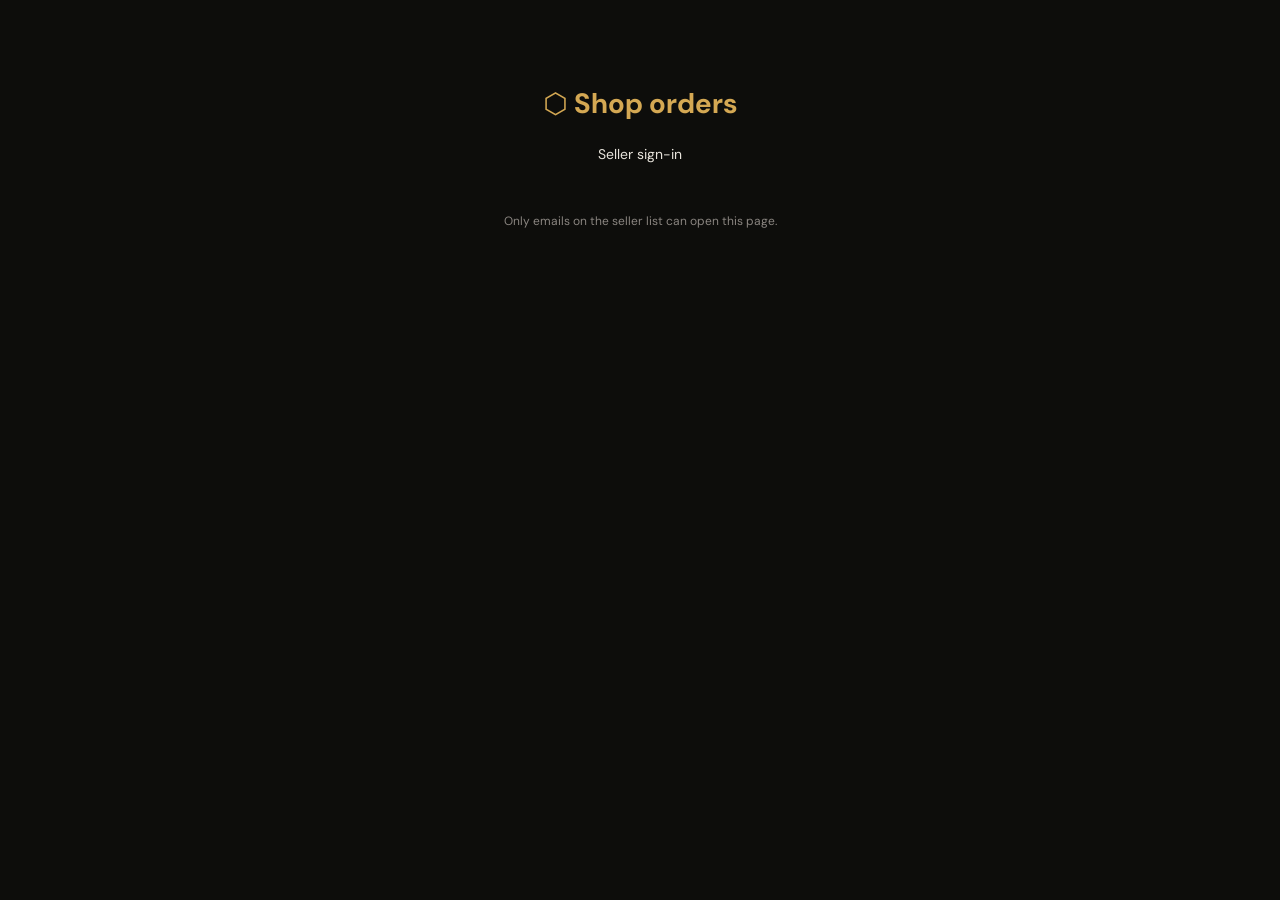
<file: dashboard/index.html>
<!DOCTYPE html><html lang="en"><head><meta charset="utf-8"><meta name="viewport" content="width=device-width,initial-scale=1"><meta name="robots" content="noindex"><link rel="icon" href="data:image/svg+xml,%3Csvg xmlns='http://www.w3.org/2000/svg' viewBox='0 0 64 64'%3E%3Crect width='64' height='64' rx='14' fill='%230d0d0b'/%3E%3Cpath d='M32 9l20 11.5v23L32 55 12 43.5v-23z' fill='none' stroke='%23d4a853' stroke-width='5' stroke-linejoin='round'/%3E%3C/svg%3E"><link rel="preconnect" href="https://fonts.googleapis.com"><link href="https://fonts.googleapis.com/css2?family=DM+Sans:wght@400;500;600;700&display=swap" rel="stylesheet"><title>Orders</title>
<style>
:root{--bg:#0d0d0b;--bg2:#151513;--bg3:#1c1c1a;--surf:#222220;--ac:#d4a853;--tx:#e8e4dc;--tx2:#8a8580;--tx3:#4a4845;--bd:rgba(255,255,255,.07);--bd2:rgba(255,255,255,.13);--red:#c94f4f;--grn:#4fa87a;--blu:#5b8fd4;--r:7px}
*{box-sizing:border-box}body{margin:0;background:var(--bg);color:var(--tx);font:14px/1.5 'DM Sans',system-ui,-apple-system,"Segoe UI",Roboto,"Noto Sans Bengali",sans-serif}
.w{max-width:760px;margin:0 auto;padding:14px 12px 80px}.bar{display:flex;align-items:center;gap:8px;padding:6px 0 12px}.bar h1{font-size:17px;margin:0;flex:1;font-weight:700;color:var(--ac)}
button,.b{font:inherit;border:1px solid var(--bd2);background:var(--bg3);color:var(--tx);border-radius:var(--r);padding:8px 12px;cursor:pointer;text-decoration:none;display:inline-block;transition:background .15s,border-color .15s;position:relative}
button:hover,.b:hover{background:var(--surf);border-color:var(--ac)}.p{background:var(--ac);border-color:var(--ac);color:#0d0d0b;font-weight:600}.p:hover{background:var(--ac);filter:brightness(1.1)}.sm{padding:4px 9px;font-size:12px}.dg{color:#e58a8a}
.ld2{color:transparent!important}.ld2:after{content:"";position:absolute;left:50%;top:50%;width:14px;height:14px;margin:-7px 0 0 -7px;border:2px solid rgba(0,0,0,.25);border-top-color:#888;border-radius:50%;animation:sp .7s linear infinite}.p.ld2:after{border-top-color:#0d0d0b}
.tabs{display:flex;gap:6px;align-items:center;padding-bottom:8px}.tabs .on{background:var(--ac);color:#0d0d0b;border-color:var(--ac);font-weight:600}.tabs i{font-style:normal;background:var(--red);color:#fff;border-radius:99px;padding:0 7px;font-size:11px;margin-left:5px}.tabs .hi{margin-left:auto;background:none;border:0;color:var(--tx2);font-size:12px;text-decoration:underline;padding:4px}.tabs .hi.on{color:var(--ac);background:none}
.c{background:var(--bg2);border:1px solid var(--bd);border-radius:10px;padding:12px;margin:10px 0}.c.new{border-color:var(--ac)}
.t{display:flex;gap:8px;align-items:center;flex-wrap:wrap}.t b{font-size:14px}.ag{color:var(--tx2);font-size:12px;flex:1}.ch{font-size:11px;font-weight:600;padding:2px 9px;border-radius:99px;background:var(--surf);color:var(--tx2)}
.ch.Pending{background:rgba(212,168,83,.16);color:var(--ac)}.ch.Confirmed,.ch.Processing{background:rgba(91,143,212,.16);color:var(--blu)}.ch.Delayed{background:rgba(224,140,70,.16);color:#e08c46}.ch.Done,.ch.paid{background:rgba(79,168,122,.16);color:var(--grn)}.ch.Cancelled{background:rgba(201,79,79,.16);color:var(--red)}
.who{display:flex;align-items:center;gap:10px;margin:8px 0 2px}.av{width:38px;height:38px;border-radius:50%;flex:none;object-fit:cover;background:var(--surf);border:1px solid var(--bd2);display:flex;align-items:center;justify-content:center;font-weight:700;color:var(--ac);font-size:15px}.nm{font-size:16px;font-weight:700;margin:0;line-height:1.25;word-break:break-word}.em{font-size:12px;color:var(--tx2);word-break:break-all}.it{margin:4px 0;white-space:pre-line;color:var(--tx2)}.tt{font-size:16px;font-weight:700;color:var(--ac)}.pay{cursor:pointer;border:0;padding:3px 11px;font-size:12px;font-weight:600;border-radius:99px;background:rgba(201,79,79,.16);color:#e58a8a}.pay.paid{background:rgba(79,168,122,.18);color:var(--grn)}
.wa{display:flex;gap:6px;align-items:center;flex-wrap:wrap;margin:8px 0;background:var(--bg3);border:1px solid var(--bd);border-radius:var(--r);padding:8px}.wa .n{font-size:17px;font-weight:700;letter-spacing:.03em;flex:1;min-width:130px;user-select:all}
.ac{display:flex;gap:6px;flex-wrap:wrap}.dt{border-top:1px solid var(--bd);margin-top:10px;padding-top:8px}.ln{display:flex;gap:6px;align-items:center;justify-content:space-between;padding:5px 0;border-bottom:1px dashed var(--bd);word-break:break-word}.lb{color:var(--tx2);font-size:11px}
input,select,textarea{font:inherit;width:100%;padding:8px;border:1px solid var(--bd2);border-radius:var(--r);background:var(--bg);color:var(--tx)}input:focus,select:focus,textarea:focus{outline:0;border-color:var(--ac)}.r2{display:flex;gap:6px;margin:6px 0}.r2>*{flex:1}
.m{padding:10px;border-radius:var(--r);margin:8px 0;background:rgba(212,168,83,.12);border:1px solid rgba(212,168,83,.3);color:var(--ac);font-size:13px}.e{background:rgba(201,79,79,.12);border-color:rgba(201,79,79,.35);color:#e58a8a}.mt{text-align:center;color:var(--tx2);padding:30px 0}.lg{text-align:center;padding:50px 12px}
#toast{position:fixed;bottom:18px;left:50%;transform:translateX(-50%);background:var(--ac);color:#0d0d0b;font-weight:600;border-radius:99px;padding:8px 16px;font-size:13px;display:none;z-index:60}
#bar{position:fixed;top:0;left:0;right:0;height:3px;background:linear-gradient(90deg,transparent,var(--ac),transparent);background-size:40% 100%;background-repeat:no-repeat;animation:mv 1s linear infinite;display:none;z-index:50}@keyframes mv{from{background-position:-40% 0}to{background-position:140% 0}}
#ov{position:fixed;inset:0;background:rgba(13,13,11,.72);backdrop-filter:blur(3px);display:none;align-items:center;justify-content:center;z-index:40}#ov div{display:flex;flex-direction:column;align-items:center;gap:12px;background:var(--surf);border:1px solid var(--ac);border-radius:14px;padding:22px 30px;box-shadow:0 8px 30px rgba(0,0,0,.6);font-weight:600}
.sp{width:30px;height:30px;border:3px solid var(--tx3);border-top-color:var(--ac);border-radius:50%;animation:sp .7s linear infinite}@keyframes sp{to{transform:rotate(360deg)}}
body.busy #bar{display:block}body.busy #ov{display:flex}
.sk{height:120px;border-radius:10px;margin:10px 0;background:linear-gradient(90deg,var(--bg2) 25%,var(--bg3) 50%,var(--bg2) 75%);background-size:200% 100%;animation:sh 1.2s ease infinite}@keyframes sh{to{background-position:-200% 0}}
</style></head><body><div id="bar"></div><div id="ov"><div><span class="sp"></span><span id="ldt">Working...</span></div></div><div class="w" id="app"></div><div id="toast"></div>
<script>
var CFG={"cid":"583545653555-qc48sfb9402lbn94sd686mrdipddb2kk.apps.googleusercontent.com","url":"https://script.google.com/macros/s/AKfycbwbgUjjL8S5Q3nXfRO57tR2IKaxoSgYATYykiLvfup2biN4NO_9eeE9V9bhwMXqNf8S/exec","ver":4,"name":"Shop orders","shops":[{"id":"s_0zeh13","title":"Shop"}]},SK='sbd_'+CFG.cid.slice(0,10),st={sess:null,shop:CFG.shops[0].id,orders:[],next:0,tab:'new',open:{},msg:'',loaded:false,meta:null,set:false,sellers:null,last:0,tabSet:false};
function $(s){return document.querySelector(s)}
var busy=0;function setBusy(n,l){busy=Math.max(0,busy+n);if(l)$('#ldt').textContent=l;document.body.classList.toggle('busy',busy>0)}
function esc(s){return String(s==null?'':s).replace(/[&<>"']/g,function(c){return {'&':'&amp;','<':'&lt;','>':'&gt;','"':'&quot;',"'":'&#39;'}[c]})}
function ld(){try{var j=JSON.parse(localStorage.getItem(SK)||'null');if(j&&j.code&&j.exp*1000>Date.now()+60000)return j}catch(e){}return null}
function sv(j){st.sess=j;try{j?localStorage.setItem(SK,JSON.stringify(j)):localStorage.removeItem(SK)}catch(e){}}
async function raw(p){var r=await fetch(CFG.url,{method:'POST',body:JSON.stringify(p)});return r.json()}
async function api(p,l){p.type='seller';p.shop=st.shop;p.sess=st.sess.code;var q=l!==null;if(q)setBusy(1,l||'Working...');try{var j=await raw(p);if(j&&(j.code==='NOT_SELLER'||j.code==='BAD_SESSION'||j.code==='EXPIRED')){sv(null);st.msg=j.error||'Please sign in again.';draw();throw new Error('auth')}return j}finally{if(q)setBusy(-1)}}
function toast(t){var e=$('#toast');e.textContent=t;e.style.display='block';setTimeout(function(){e.style.display='none'},1400)}
function cp(v){try{navigator.clipboard.writeText(v).then(function(){toast('Copied')},function(){fb(v)})}catch(e){fb(v)}}
function fb(v){var t=document.createElement('textarea');t.value=v;document.body.appendChild(t);t.select();try{document.execCommand('copy');toast('Copied')}catch(e){}t.remove()}
function grp(o){if(o.status==='Done'||o.status==='Cancelled')return 'hist';return o.isNew?'new':'queue'}
function cnt(g){return st.orders.filter(function(o){return grp(o)===g}).length}
function ago(s){var m=Math.max(0,Math.round((Date.now()-new Date(s).getTime())/60000));if(m<1)return 'just now';if(m<60)return m+' min ago';if(m<1440)return Math.round(m/60)+' h ago';return Math.round(m/1440)+' d ago'}
function pn(n){var d=String(n||'').replace(/[^0-9]/g,'');if(d.indexOf('880')===0)d='0'+d.slice(3);else if(d.length===10&&d.charAt(0)==='1')d='0'+d;return d}
function wnum(n){var d=String(n||'').replace(/[^0-9]/g,'');if(d.indexOf('880')===0)return d;if(d.charAt(0)==='0')return '88'+d;if(d.length===10&&d.charAt(0)==='1')return '880'+d;return d}
function msg(o){return 'Hello! Your order '+o.id+' ('+String(o.items||'').split('\n').join(', ')+') total '+o.currency+' '+o.total+' has been received.'}
function nm(o){var r='';String(o.details||'').split('\n').forEach(function(l){var i=l.indexOf(': ');if(!r&&i>0&&/name|নাম/i.test(l.slice(0,i)))r=l.slice(i+2)});return r}
function title(){var n=cnt('new');document.title=(n?'('+n+') ':'')+'Orders'}
function card(o){
 var g=grp(o),n=nm(o),h='<div class="c'+(g==='new'?' new':'')+'" data-id="'+esc(o.id)+'"><div class="t"><b>'+esc(o.id)+'</b><span class="ag">'+ago(o.created)+'</span><span class="ch '+esc(o.status)+'">'+esc(o.status)+'</span></div>';
 if(!o.wiped){var ini=String(n||o.email||'?').trim().charAt(0).toUpperCase()||'?';h+='<div class="who">'+(o.photo?'<img class="av" referrerpolicy="no-referrer" alt="'+esc(ini)+'" src="'+esc(o.photo)+'">':'<span class="av">'+esc(ini)+'</span>')+'<div>'+(n?'<div class="nm">'+esc(n)+'</div>':'')+'<div class="em">'+esc(o.email)+'</div></div></div>'}
 h+='<div class="it">'+esc(o.items)+'</div><div class="t"><span class="tt">'+esc(o.currency)+' '+esc(o.total)+'</span>'+(g==='hist'?'<span class="ch '+esc(o.payStatus)+'">'+esc(o.payStatus||'unpaid')+'</span>':'<button class="pay '+(o.payStatus==='paid'?'paid':'')+'" data-a="pay" title="Tap to change">'+(o.payStatus==='paid'?'Paid':'Unpaid')+'</button>')+'</div>';
 if(o.wiped){h+='<div class="m">Personal data was removed (retention).</div>'}
 else{h+='<div class="wa"><span class="n">'+esc(pn(o.whatsapp))+'</span><button class="sm" data-a="cp" data-v="'+esc(pn(o.whatsapp))+'">Copy number</button><a class="b p sm" target="_blank" rel="noopener" href="https://wa.me/'+wnum(pn(o.whatsapp))+'?text='+encodeURIComponent(msg(o))+'" data-a="seen">WhatsApp</a></div>'}
 var A='';
 if(g==='new')A='<button class="p" data-a="st" data-s="Processing">Start processing</button><button data-a="gotit">Got it</button>';
 else if(g==='queue')A=o.status==='Processing'?'<button class="p" data-a="st" data-s="Done">Confirm</button><button class="dg" data-a="st" data-s="Cancelled">Cancel</button>':'<button class="p" data-a="st" data-s="Processing">Start processing</button><button class="dg" data-a="st" data-s="Cancelled">Cancel</button>';
 h+='<div class="ac">'+A+'<button data-a="more">'+(st.open[o.id]?'Less':'More')+'</button></div>';
 if(st.open[o.id]){
  h+='<div class="dt">';
  if(!o.wiped){h+='<div class="ln"><span><span class="lb">Email</span><br>'+esc(o.email)+'</span><button class="sm" data-a="cp" data-v="'+esc(o.email)+'">Copy</button></div>';
   String(o.details||'').split('\n').forEach(function(l){if(!l.trim())return;var i=l.indexOf(': '),k=i>0?l.slice(0,i):'',v=i>0?l.slice(i+2):l;h+='<div class="ln"><span><span class="lb">'+esc(k)+'</span><br>'+esc(v)+'</span><button class="sm" data-a="cp" data-v="'+esc(v)+'">Copy</button></div>'})}
  h+='<div class="r2"><select data-f="pay"><option value="unpaid"'+(o.payStatus==='unpaid'?' selected':'')+'>Unpaid</option><option value="pending"'+(o.payStatus==='pending'?' selected':'')+'>Payment pending</option><option value="paid"'+(o.payStatus==='paid'?' selected':'')+'>Paid</option></select><input data-f="ref" placeholder="Payment reference / TrxID" value="'+esc(o.payRef)+'"></div>';
  h+='<div class="r2"><select data-f="status">'+['Pending','Confirmed','Processing','Delayed','Done','Cancelled'].map(function(s){return '<option'+(s===o.status?' selected':'')+'>'+s+'</option>'}).join('')+'</select><button data-a="stsel">Save status and payment</button></div>';
  h+='<textarea data-f="note" placeholder="Private note" rows="2">'+esc(o.notes)+'</textarea><div class="ac" style="margin-top:6px"><button data-a="note">Save note</button><button data-a="cp" data-v="'+esc(msg(o))+'">Copy message</button></div></div>'}
 return h+'</div>'}
function draw(){
 var a=$('#app'),h='';
 if(!st.sess){h='<div class="lg"><h1 style="color:var(--ac)">&#11041; '+esc(CFG.name)+'</h1><p>Seller sign-in</p><div id="g" style="display:inline-block"></div>'+(st.msg?'<div class="m e">'+esc(st.msg)+'</div>':'')+'<p class="lb" style="color:var(--tx2);font-size:12px">Only emails on the seller list can open this page.</p></div>';a.innerHTML=h;initG();return}
 h='<div class="bar"><h1>&#11041; '+esc(CFG.name)+'</h1>'+(CFG.shops.length>1?'<select id="shopsel" style="width:auto">'+CFG.shops.map(function(s){return '<option value="'+esc(s.id)+'"'+(s.id===st.shop?' selected':'')+'>'+esc(s.title)+'</option>'}).join('')+'</select>':'')+'<button data-a="ref">Refresh</button><button data-a="set">&#9881;</button></div>';
 if(st.msg)h+='<div class="m e">'+esc(st.msg)+'</div>';
 var m=st.meta;if(m){if(m.dashMin>CFG.ver)h+='<div class="m e">Update available: export or publish your site again from Site Builder.</div>';if(m.triggerOk===false)h+='<div class="m">Daily cleanup is not set up. Run setupTrigger once in Apps Script (customer data is still cleaned when orders arrive).</div>'}
 if(st.set){h+='<div class="c"><b>Settings</b><p class="lb">Signed in as '+esc(st.email)+'</p><div class="ac"><button data-a="clean">Clean up now</button><button data-a="logall">Sign out all sellers</button><button data-a="out">Log out and forget this device</button></div><div class="m">On a shared computer always log out.</div><b>Sellers</b>';
  (st.sellers||[]).forEach(function(e){h+='<div class="ln"><span>'+esc(e)+(e===st.owner?' (owner)':'')+'</span>'+(e===st.owner?'':'<button class="sm" data-a="rmsel" data-v="'+esc(e)+'">Remove</button>')+'</div>'});
  h+='<div class="r2"><input id="newsel" type="email" placeholder="New seller email"><button data-a="addsel">Add</button></div></div>'}
 var T=[['new','New'],['queue','To process'],['hist','Finished']];
 h+='<div class="tabs">'+T.map(function(t){var n=cnt(t[0]);return '<button class="'+(st.tab===t[0]?'on':'')+'" data-a="tab" data-v="'+t[0]+'">'+t[1]+(n&&t[0]!=='hist'?'<i>'+n+'</i>':'')+'</button>'}).join('')+'</div>';
 var L=st.orders.filter(function(o){return grp(o)===st.tab});
 L.sort(function(x,y){var d=new Date(x.created)-new Date(y.created);return st.tab==='hist'?-d:d});if(st.tab==='hist')L=L.slice(0,30);
 h+=L.length?L.map(card).join(''):(st.loaded?'<div class="mt">'+(st.tab==='new'?'No new orders.':st.tab==='hist'?'No finished orders yet.':'Nothing to process.')+'</div>':'<div class="sk"></div><div class="sk"></div><div class="sk"></div>');
 if(st.next&&st.tab!=='hist')h+='<div style="text-align:center"><button data-a="more2">Load older orders</button></div>';
 a.innerHTML=h;title()}
function initG(){if(!window.google||!google.accounts){return setTimeout(initG,300)}
 google.accounts.id.initialize({client_id:CFG.cid,callback:onCred,auto_select:false});var g=$('#g');if(g)google.accounts.id.renderButton(g,{theme:'outline',size:'large'})}
async function onCred(r){st.msg='';setBusy(1,'Signing in...');try{var j=await raw({type:'session',token:r.credential,want:'seller'});if(j&&j.ok){sv({code:j.sess,exp:j.expires,email:j.email});start()}else{st.msg=(j&&j.error)||'Could not sign in.'}}catch(e){st.msg='Could not reach the shop script.'}setBusy(-1);draw()}
async function refresh(){if(!st.sess)return;try{var j=await api({action:'list',limit:50},'Loading orders...');if(j.ok){st.orders=j.orders;st.next=j.next;st.email=j.email;st.owner=j.owner;st.loaded=true;st.msg='';if(!st.tabSet){st.tab=cnt('new')?'new':'queue';st.tabSet=true}}else st.msg=j.error||'Error'}catch(e){if(e.message!=='auth')st.msg='Could not reach the shop script.'}st.last=Date.now();draw()}
async function start(){st.tabSet=false;draw();try{var r=await fetch(CFG.url+'?type=ping');st.meta=await r.json()}catch(e){}refresh()}
function find(el){var c=el.closest('[data-id]');if(!c)return null;var id=c.getAttribute('data-id');return {c:c,o:st.orders.filter(function(x){return x.id===id})[0]}}
async function setSt(o,s,pay,ref,lab){if(s==='Cancelled'&&!confirm('Cancel this order?'))return;try{var j=await api({action:'status',orderId:o.id,status:s,payStatus:pay,payRef:ref},lab||'Saving...');if(j.ok){o.status=s;o.isNew=false;if(pay)o.payStatus=pay;if(ref!==undefined)o.payRef=ref;toast('Saved');draw()}else toast(j.error||'Error')}catch(e){}}
var LOAD={st:1,stsel:1,pay:1,gotit:1,note:1,ref:1,more2:1,clean:1,addsel:1,rmsel:1};
document.addEventListener('click',async function(e){var b=e.target.closest('[data-a]');if(!b)return;var a=b.getAttribute('data-a'),v=b.getAttribute('data-v'),f=find(b),o=f&&f.o;
 if(busy>0&&a!=='cp'&&a!=='tab')return;
 if(LOAD[a])b.classList.add('ld2');
 if(a==='cp'){cp(v);if(o&&o.isNew){api({action:'seen',orderId:o.id},null);o.isNew=false}}
 else if(a==='seen'&&o&&o.isNew){api({action:'seen',orderId:o.id},null);o.isNew=false;setTimeout(draw,300)}
 else if(a==='tab'){st.tab=v;draw()}
 else if(a==='more'&&o){st.open[o.id]=!st.open[o.id];draw()}
 else if(a==='gotit'&&o){var j0=await api({action:'seen',orderId:o.id},'Moving to queue...');if(j0.ok)o.isNew=false;draw()}
 else if(a==='pay'&&o){setSt(o,o.status,o.payStatus==='paid'?'unpaid':'paid',undefined,'Updating payment...')}
 else if(a==='st'&&o){var s=b.getAttribute('data-s');setSt(o,s,undefined,undefined,s==='Done'?'Confirming order...':s==='Cancelled'?'Cancelling order...':'Starting process...')}
 else if(a==='stsel'&&o){setSt(o,f.c.querySelector('[data-f=status]').value,f.c.querySelector('[data-f=pay]').value,f.c.querySelector('[data-f=ref]').value)}
 else if(a==='note'&&o){var j=await api({action:'note',orderId:o.id,text:f.c.querySelector('[data-f=note]').value},'Saving note...');if(j.ok){o.notes=f.c.querySelector('[data-f=note]').value;toast('Note saved')}draw()}
 else if(a==='ref'){refresh()}
 else if(a==='more2'){var j2=await api({action:'list',limit:50,before:st.next},'Loading older orders...');if(j2.ok){st.orders=st.orders.concat(j2.orders);st.next=j2.next}draw()}
 else if(a==='set'){st.set=!st.set;if(st.set&&!st.sellers){var s2=await api({action:'sellers'},'Loading sellers...');st.sellers=s2.sellers;st.owner=s2.owner}draw()}
 else if(a==='clean'){var c=await api({action:'cleanup'},'Cleaning up old data...');toast('Cleaned '+(c.wiped||0)+' orders');draw()}
 else if(a==='logall'){if(confirm('Sign out every seller on every device?')){await api({action:'logout'},'Signing out...');sv(null);draw()}}
 else if(a==='out'){sv(null);st.orders=[];st.loaded=false;st.set=false;draw()}
 else if(a==='addsel'){var em=$('#newsel').value;var r=await api({action:'sellers',op:'add',email:em},'Adding seller...');st.sellers=r.sellers;draw()}
 else if(a==='rmsel'){var r2=await api({action:'sellers',op:'remove',email:v},'Removing seller...');st.sellers=r2.sellers;draw()}
});
document.addEventListener('change',function(e){if(e.target.id==='shopsel'){st.shop=e.target.value;st.orders=[];st.loaded=false;st.tabSet=false;draw();refresh()}});
document.addEventListener('error',function(e){var im=e.target;if(im&&im.tagName==='IMG'&&im.classList.contains('av')){var s=document.createElement('span');s.className='av';s.textContent=im.alt;im.replaceWith(s)}},true);
document.addEventListener('visibilitychange',function(){if(!document.hidden&&st.sess&&Date.now()-st.last>60000)refresh()});
(function(){var s=document.createElement('script');s.src='https://accounts.google.com/gsi/client';s.async=true;document.head.appendChild(s);st.sess=ld();if(st.sess)start();else draw()})();</script></body></html>
</file>
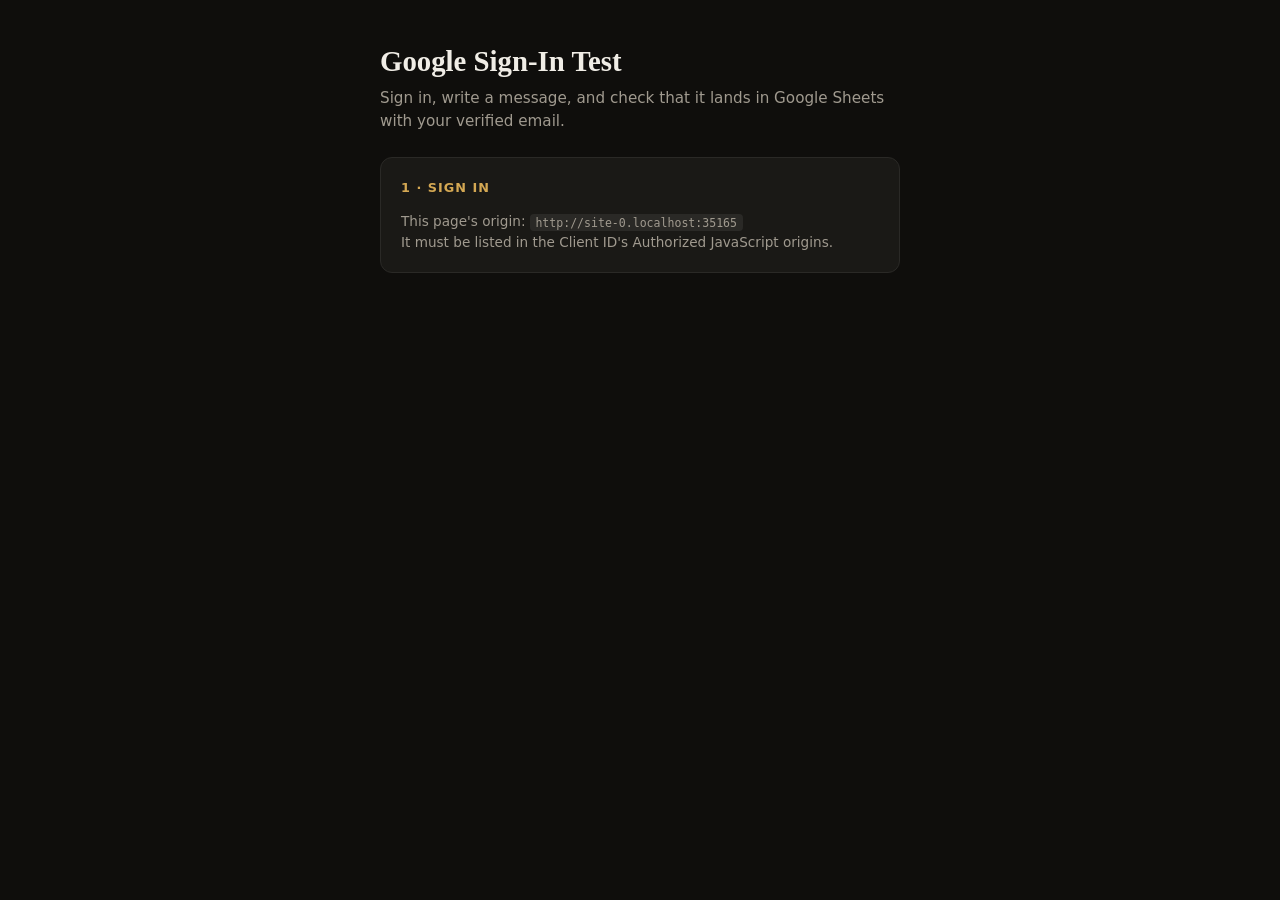
<file: projects/444/signin-test.html>
<!DOCTYPE html>
<html lang="en">
<head>
<meta charset="utf-8">
<meta name="viewport" content="width=device-width, initial-scale=1">
<title>Google Sign-In Test</title>
<script src="https://accounts.google.com/gsi/client" async defer></script>
<style>
  :root { --bg:#0f0e0c; --bg2:#1a1916; --surf:#2a2926; --txt:#f0ede6; --txt2:#a09a8f; --acc:#d4a853; --ok:#6fcf97; --err:#eb5757; }
  * { box-sizing: border-box; }
  body { margin:0; background:var(--bg); color:var(--txt); font-family:system-ui,-apple-system,"Segoe UI",sans-serif; line-height:1.5; }
  main { max-width:560px; margin:0 auto; padding:2.5rem 1.25rem; }
  h1 { font-family:Georgia,serif; font-size:1.8rem; margin:0 0 .25rem; }
  .sub { color:var(--txt2); margin:0 0 1.5rem; font-size:.95rem; }
  .card { background:var(--bg2); border:1px solid var(--surf); border-radius:12px; padding:1.25rem; margin-bottom:1rem; }
  .card h2 { font-size:.8rem; letter-spacing:.08em; text-transform:uppercase; color:var(--acc); margin:0 0 .9rem; }
  .who { display:flex; align-items:center; gap:.75rem; }
  .who img { width:44px; height:44px; border-radius:50%; background:var(--surf); }
  .who b { display:block; }
  .who span { color:var(--txt2); font-size:.9rem; }
  textarea { width:100%; min-height:110px; background:var(--bg); color:var(--txt); border:1px solid var(--surf); border-radius:8px; padding:.7rem; font:inherit; resize:vertical; }
  textarea:focus { outline:2px solid var(--acc); border-color:transparent; }
  button { margin-top:.75rem; background:var(--acc); color:#1a1916; border:0; border-radius:8px; padding:.7rem 1.2rem; font:inherit; font-weight:600; cursor:pointer; }
  button:disabled { opacity:.5; cursor:wait; }
  button.ghost { background:transparent; color:var(--txt2); border:1px solid var(--surf); margin-left:.5rem; }
  #status { margin-top:.9rem; font-size:.92rem; min-height:1.4em; word-break:break-word; }
  .ok { color:var(--ok); } .err { color:var(--err); }
  .warn { background:#3a2a14; border:1px solid var(--acc); color:var(--txt); border-radius:8px; padding:.7rem .9rem; font-size:.9rem; margin-bottom:1rem; }
  code { background:var(--surf); padding:.1rem .35rem; border-radius:4px; font-size:.85em; }
  [hidden] { display:none !important; }
</style>
</head>
<body>
<main>
  <h1>Google Sign-In Test</h1>
  <p class="sub">Sign in, write a message, and check that it lands in Google Sheets with your verified email.</p>

  <div id="configWarn" class="warn" hidden></div>

  <div class="card" id="stepSignin">
    <h2>1 · Sign in</h2>
    <div id="gbtn"></div>
    <p class="sub" style="margin:.9rem 0 0;font-size:.85rem">This page's origin: <code id="origin"></code><br>It must be listed in the Client ID's Authorized JavaScript origins.</p>
  </div>

  <div class="card" id="stepMessage" hidden>
    <h2>2 · Write a message</h2>
    <div class="who">
      <img id="pic" alt="" referrerpolicy="no-referrer">
      <div><b id="name"></b><span id="email"></span></div>
    </div>
    <textarea id="msg" maxlength="1000" placeholder="Write a test review..." style="margin-top:1rem"></textarea>
    <button id="send">Send to Google Sheets</button>
    <button id="signout" class="ghost">Sign out</button>
    <div id="status"></div>
  </div>
</main>

<script>
(function () {
  // ======== PASTE YOUR VALUES HERE ========
  var CLIENT_ID  = "583545653555-qc48sfb9402lbn94sd686mrdipddb2kk.apps.googleusercontent.com";
  var SCRIPT_URL = "https://script.google.com/macros/s/AKfycbwbgUjjL8S5Q3nXfRO57tR2IKaxoSgYATYykiLvfup2biN4NO_9eeE9V9bhwMXqNf8S/exec";
  // ========================================

  var idToken = null;
  var $ = function (id) { return document.getElementById(id); };

  $("origin").textContent = location.origin;

  var missing = [];
  if (CLIENT_ID.indexOf("PASTE_") === 0) missing.push("CLIENT_ID");
  if (SCRIPT_URL.indexOf("PASTE_") === 0) missing.push("SCRIPT_URL");
  if (missing.length) {
    $("configWarn").hidden = false;
    $("configWarn").textContent = "Still needs setup: " + missing.join(" and ") + " (edit the top of the script in this file).";
  }

  function parseJwt(token) {
    var b64 = token.split(".")[1].replace(/-/g, "+").replace(/_/g, "/");
    var json = decodeURIComponent(atob(b64).split("").map(function (c) {
      return "%" + ("00" + c.charCodeAt(0).toString(16)).slice(-2);
    }).join(""));
    return JSON.parse(json);
  }

  function setStatus(text, cls) {
    var s = $("status");
    s.textContent = text;
    s.className = cls || "";
  }

  function onCredential(resp) {
    idToken = resp.credential;
    // Display only. The server re-verifies the token itself.
    var p = parseJwt(idToken);
    $("name").textContent = p.name || "";
    $("email").textContent = p.email || "";
    $("pic").src = p.picture || "";
    $("stepSignin").hidden = true;
    $("stepMessage").hidden = false;
    setStatus("");
  }

  function init() {
    if (!window.google || !google.accounts) {
      setTimeout(init, 200);
      return;
    }
    google.accounts.id.initialize({ client_id: CLIENT_ID, callback: onCredential });
    google.accounts.id.renderButton($("gbtn"), { theme: "filled_black", size: "large", text: "signin_with" });
  }
  window.addEventListener("load", init);

  $("signout").addEventListener("click", function () {
    if (window.google && google.accounts) google.accounts.id.disableAutoSelect();
    idToken = null;
    $("stepMessage").hidden = true;
    $("stepSignin").hidden = false;
  });

  $("send").addEventListener("click", function () {
    var message = $("msg").value.trim();
    if (!idToken) { setStatus("Please sign in first.", "err"); return; }
    if (!message) { setStatus("Write a message first.", "err"); return; }

    var btn = $("send");
    btn.disabled = true;
    setStatus("Sending...");

    // No custom headers, so the browser sends a "simple" request (no CORS preflight),
    // which is what Apps Script web apps need.
    fetch(SCRIPT_URL, {
      method: "POST",
      body: JSON.stringify({ token: idToken, message: message })
    })
      .then(function (r) { return r.json(); })
      .then(function (data) {
        if (data.ok) {
          setStatus("Saved. Verified email " + data.email + " written to row " + data.row + " of the \"" + data.sheet + "\" sheet.", "ok");
          $("msg").value = "";
        } else {
          setStatus("Server said: " + data.error, "err");
        }
      })
      .catch(function (e) {
        setStatus("Request failed: " + e.message + " (check SCRIPT_URL and that the deployment access is \"Anyone\").", "err");
      })
      .finally(function () { btn.disabled = false; });
  });
})();
</script>
</body>
</html>
</file>
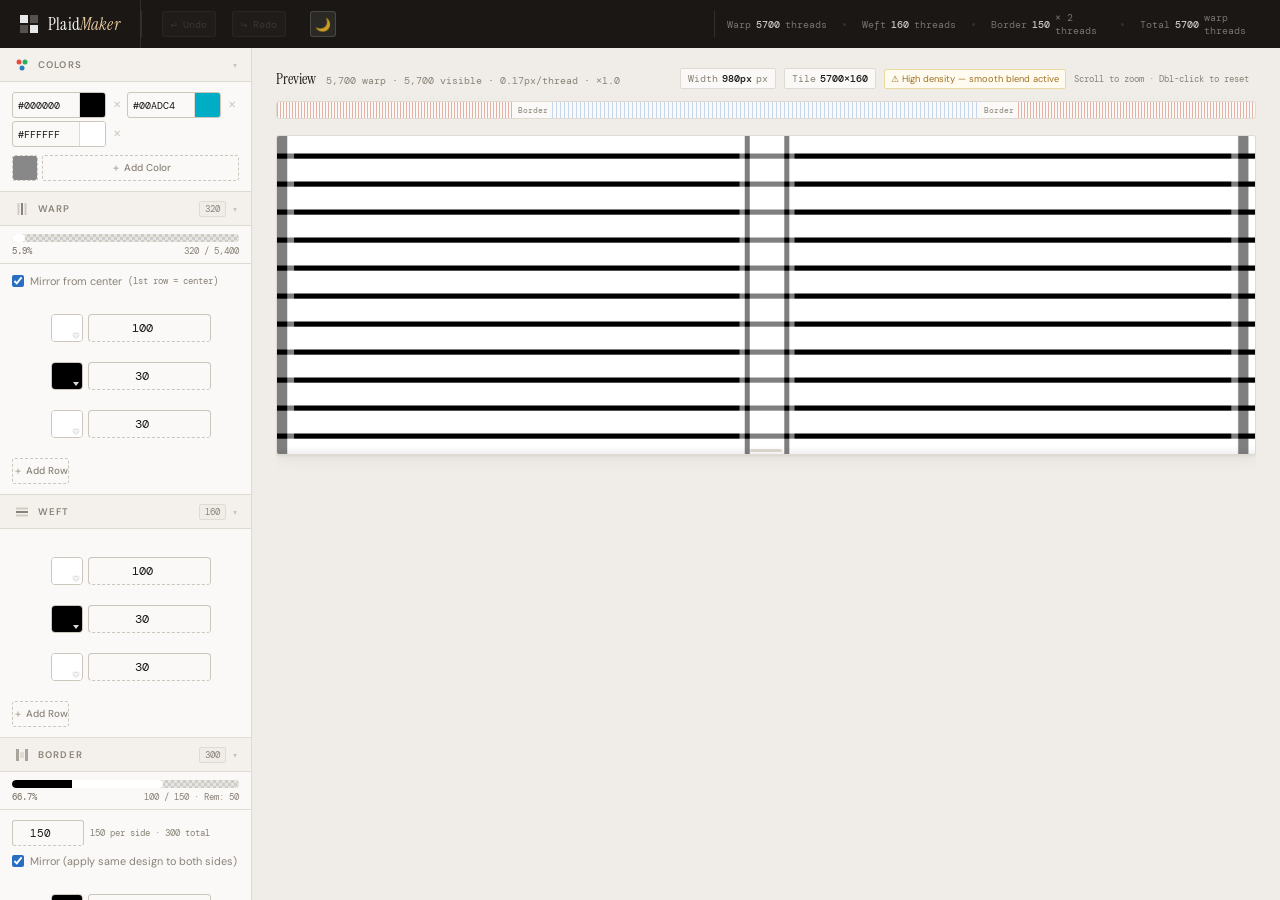
<file: projects/loom/loom pattern 8 (7).html>
<!DOCTYPE html>
<html lang="en">
<head>
<meta charset="UTF-8">
<meta name="viewport" content="width=device-width, initial-scale=1.0">
<title>Plaid Maker</title>
<link href="https://fonts.googleapis.com/css2?family=DM+Mono:wght@300;400;500&family=Instrument+Serif:ital@0;1&family=DM+Sans:wght@300;400;500;600&display=swap" rel="stylesheet">
<style>
*, *::before, *::after { box-sizing: border-box; margin: 0; padding: 0; }

:root {
  --bg:         #f0ede8;
  --surface:    #faf9f7;
  --surface2:   #f4f1ec;
  --border:     #e0dbd2;
  --border-md:  #ccc6bb;
  --text:       #1a1714;
  --muted:      #8a8278;
  --accent:     #c4472a;
  --accent-h:   #a83820;
  --accent2:    #2a6ec4;
  --green:      #2a7a45;
  --nav-bg:     #1a1714;
  --nav-text:   #ffffff;
  --nav-text-dim: rgba(255,255,255,0.4);
  --nav-text-bright: rgba(255,255,255,0.75);
  --nav-border: rgba(255,255,255,0.1);
  --nav-btn-bg: rgba(255,255,255,0.08);
  --nav-btn-border: rgba(255,255,255,0.14);
  --nav-btn-hover-bg: rgba(255,255,255,0.16);
  --sel-highlight:  #eef3fd;
  --sel-dot-hover-bg: #d0e2f8;
  --radius:     3px;
  --sidebar-w:  252px;
  --nav-h:      48px;
  --shadow:     0 1px 3px rgba(0,0,0,.07), 0 4px 16px rgba(0,0,0,.06);
  --shadow-lg:  0 2px 8px rgba(0,0,0,.1), 0 8px 32px rgba(0,0,0,.08);
}

html[data-theme="grey"] {
  --bg:         #3d3935;
  --surface:    #4a4540;
  --surface2:   #524d48;
  --border:     #5d5854;
  --border-md:  #6d6860;
  --text:       #f0ede8;
  --muted:      #b5aca0;
  --accent:     #e8653f;
  --accent-h:   #ff7c52;
  --accent2:    #4a8ee6;
  --green:      #4a9a5f;
  --nav-bg:     #2d2926;
  --nav-text:   #f0ede8;
  --nav-text-dim: rgba(240,237,232,0.4);
  --nav-text-bright: rgba(240,237,232,0.75);
  --nav-border: rgba(240,237,232,0.1);
  --nav-btn-bg: rgba(240,237,232,0.08);
  --nav-btn-border: rgba(240,237,232,0.14);
  --nav-btn-hover-bg: rgba(240,237,232,0.16);
  --sel-highlight:  #5d5854;
  --sel-dot-hover-bg: #6d6860;
  --shadow:     0 1px 3px rgba(0,0,0,.4), 0 4px 16px rgba(0,0,0,.3);
  --shadow-lg:  0 2px 8px rgba(0,0,0,.5), 0 8px 32px rgba(0,0,0,.4);
}

html[data-theme="dark"] {
  --bg:         #1a1714;
  --surface:    #252220;
  --surface2:   #2d2926;
  --border:     #3d3935;
  --border-md:  #4a4540;
  --text:       #f0ede8;
  --muted:      #9d8f7f;
  --accent:     #e8653f;
  --accent-h:   #ff7c52;
  --accent2:    #4a8ee6;
  --green:      #4a9a5f;
  --nav-bg:     #0d0b09;
  --nav-text:   #f0ede8;
  --nav-text-dim: rgba(240,237,232,0.4);
  --nav-text-bright: rgba(240,237,232,0.75);
  --nav-border: rgba(240,237,232,0.1);
  --nav-btn-bg: rgba(240,237,232,0.08);
  --nav-btn-border: rgba(240,237,232,0.14);
  --nav-btn-hover-bg: rgba(240,237,232,0.16);
  --sel-highlight:  #3d3935;
  --sel-dot-hover-bg: #4a4540;
  --shadow:     0 1px 3px rgba(0,0,0,.3), 0 4px 16px rgba(0,0,0,.25);
  --shadow-lg:  0 2px 8px rgba(0,0,0,.4), 0 8px 32px rgba(0,0,0,.35);
}

body {
  font-family: 'DM Sans', sans-serif;
  background: var(--bg);
  color: var(--text);
  font-size: 12.5px;
  min-height: 100%;
  -webkit-font-smoothing: antialiased;
}

/* ── NAV ─────────────────────────────────────────── */
nav {
  position: fixed; top: 0; left: 0; right: 0; z-index: 400;
  height: var(--nav-h);
  background: var(--nav-bg);
  display: flex; align-items: center; gap: 0;
  padding: 0;
}
.nav-brand {
  display: flex; align-items: center; gap: 10px;
  padding: 0 20px;
  height: 100%;
  border-right: 1px solid var(--nav-border);
}
.nav-brand-name {
  font-family: 'Instrument Serif', serif;
  font-size: 1.05rem;
  color: var(--nav-text);
  letter-spacing: .01em;
}
.nav-brand-name em { font-style: italic; color: #e8c9a0; }
.nav-info {
  display: flex; align-items: center; gap: 16px;
  padding: 0 20px;
  flex: 1;
  border-left: 1px solid var(--nav-border);
}
.nav-stat {
  font-family: 'DM Mono', monospace;
  font-size: .62rem;
  color: var(--nav-text-dim);
  display: flex; align-items: center; gap: 5px;
}
.nav-stat b { color: var(--nav-text-bright); font-weight: 500; }
.nav-dot { width: 3px; height: 3px; border-radius: 50%; background: var(--nav-border); }

/* ── WORKSPACE ───────────────────────────────────── */
.workspace {
  display: flex;
  height: calc(100vh - var(--nav-h));
  margin-top: var(--nav-h);
  overflow: hidden;
}

/* ── SIDEBAR ─────────────────────────────────────── */
.sidebar {
  width: var(--sidebar-w);
  flex-shrink: 0;
  background: var(--surface);
  border-right: 1px solid var(--border);
  display: flex;
  flex-direction: column;
  height: 100%;
  overflow-y: auto;
  overflow-x: hidden;
}

/* section */
.sec {
  border-bottom: 1px solid var(--border);
  flex-shrink: 0;
  display: flex;
  flex-direction: column;
}
.sec-hd {
  display: flex; align-items: center; gap: 0;
  padding: 0 14px;
  height: 34px;
  cursor: pointer;
  user-select: none;
  background: var(--surface2);
  border-bottom: 1px solid var(--border);
  transition: background .1s;
  flex-shrink: 0;
}
.sec-hd:hover { background: var(--bg); }
.sec-icon {
  width: 16px; height: 16px;
  display: flex; align-items: center; justify-content: center;
  margin-right: 8px; flex-shrink: 0;
  color: var(--muted);
}
.sec-label {
  font-size: .6rem; font-weight: 600;
  letter-spacing: .12em; text-transform: uppercase;
  color: var(--muted); flex: 1;
}
.sec-badge {
  font-family: 'DM Mono', monospace;
  font-size: .58rem;
  color: var(--muted);
  background: var(--bg);
  border: 1px solid var(--border);
  border-radius: 2px;
  padding: 1px 5px;
  margin-right: 7px;
}
.sec-chevron {
  font-size: 8px; color: var(--border-md);
  transition: transform .15s; line-height: 1;
  flex-shrink: 0;
}
.sec.collapsed .sec-chevron { transform: rotate(-90deg); }

.sec-body {
  padding: 10px 12px;
  display: flex; flex-direction: column; gap: 8px;
  overflow: hidden;
  max-height: 2000px;
  transition: max-height .22s ease, padding .18s ease, opacity .15s;
  opacity: 1;
}
.sec.collapsed .sec-body {
  max-height: 0; padding-top: 0; padding-bottom: 0;
  opacity: 0; pointer-events: none; overflow: hidden;
}
.sec.scrollable .sec-body {
  overflow-y: visible;
  max-height: 2000px;
}
.sec.collapsed.scrollable .sec-body { max-height: 0; overflow: hidden; }

/* ── STICKY PROGRESS BAR ─────────────────────────── */
.sec-sticky-bar {
  position: sticky;
  top: 0;
  z-index: 20;
  background: var(--surface);
  padding: 8px 12px 6px;
  border-bottom: 1px solid var(--border);
  flex-shrink: 0;
}
.sec-sticky-bar .thread-progress-wrap {
  margin-top: 0;
}
.sec-sticky-bar .seq-warn {
  margin-top: 0;
  padding-top: 0;
  padding-bottom: 0;
  padding-left: 7px;
  padding-right: 7px;
  max-height: 0;
  overflow: hidden;
  border-width: 0;
  transition: max-height .15s ease, margin-top .15s ease, padding .15s ease, border-width .15s;
}
.sec-sticky-bar .seq-warn.visible {
  max-height: 40px;
  margin-top: 7px;
  padding-top: 4px;
  padding-bottom: 4px;
  border-width: 1px;
}
.sec.collapsed .sec-sticky-bar {
  display: none;
}

/* ── PALETTE ─────────────────────────────────────── */
.pal-list { display: grid; grid-template-columns: 1fr 1fr; gap: 3px; }
.pal-row  { display: flex; align-items: center; gap: 4px; min-width: 0; }

.hex-wrap {
  flex: 1; min-width: 0;
  display: flex; align-items: center;
  border: 1px solid var(--border-md); border-radius: var(--radius);
  overflow: hidden; height: 26px;
  background: var(--surface);
  transition: border-color .1s;
}
.hex-wrap:focus-within { border-color: var(--accent2); }
.hex-in {
  flex: 1; min-width: 0; border: none; outline: none;
  font-family: 'DM Mono', monospace; font-size: .65rem;
  padding: 0 5px; background: transparent; color: var(--text);
  text-transform: uppercase;
}
.nat-wrap {
  width: 26px; height: 26px; position: relative;
  flex-shrink: 0; cursor: pointer;
}
.nat-wrap .sw {
  position: absolute; inset: 0; pointer-events: none;
  border-left: 1px solid var(--border);
}
.nat-wrap input[type=color] {
  position: absolute; inset: 0; opacity: 0;
  width: 100%; height: 100%; cursor: pointer; border: none;
}
.bx {
  background: none; border: none; cursor: pointer;
  color: var(--border-md); padding: 2px 3px;
  border-radius: 2px; font-size: 10px; line-height: 1;
  transition: color .1s; flex-shrink: 0;
}
.bx:hover { color: var(--accent); }

.add-pal { display: flex; align-items: center; gap: 4px; }
.new-sw {
  width: 26px; height: 26px;
  border: 1px dashed var(--border-md); border-radius: var(--radius);
  cursor: pointer; overflow: hidden; position: relative; flex-shrink: 0;
}
.new-sw .sw { position: absolute; inset: 0; pointer-events: none; }
.new-sw input[type=color] {
  position: absolute; inset: 0; opacity: 0;
  width: 100%; height: 100%; cursor: pointer; border: none;
}
.btn-ghost {
  flex: 1; height: 26px;
  background: transparent;
  border: 1px dashed var(--border-md); border-radius: var(--radius);
  font-family: 'DM Sans', sans-serif; font-size: .62rem; font-weight: 500;
  color: var(--muted); cursor: pointer;
  display: flex; align-items: center; justify-content: center; gap: 3px;
  transition: all .1s;
}
.btn-ghost:hover { border-color: var(--accent2); color: var(--accent2); background: #eef3fd; }

/* ── SETTINGS ────────────────────────────────────── */
.field { display: flex; flex-direction: column; gap: 4px; }
.field-lbl {
  font-size: .58rem; font-weight: 600;
  letter-spacing: .1em; text-transform: uppercase; color: var(--muted);
}
.field-row { display: flex; align-items: center; gap: 6px; }
.num-in {
  height: 26px;
  border: 1px solid var(--border-md); border-radius: var(--radius);
  font-family: 'DM Mono', monospace; font-size: .7rem;
  text-align: center; background: var(--surface); color: var(--text);
  transition: border-color .1s;
}
.num-in:focus { outline: none; border-color: var(--accent2); }
.sel-in {
  width: 100%; height: 26px;
  border: 1px solid var(--border-md); border-radius: var(--radius);
  font-family: 'DM Mono', monospace; font-size: .68rem;
  background: var(--surface); color: var(--text);
  padding: 0 6px; cursor: pointer;
}
.sel-in:focus { outline: none; border-color: var(--accent2); }
.field-note {
  font-size: .58rem; color: var(--muted);
  font-family: 'DM Mono', monospace;
}

/* ── SEQUENCE ROWS ───────────────────────────────── */
.mirror-lbl {
  display: flex; align-items: center; gap: 6px;
  font-size: .68rem; color: var(--muted); font-weight: 400; cursor: pointer;
}
.mirror-lbl input {
  width: 12px; height: 12px;
  accent-color: var(--accent2); cursor: pointer;
}

.ins-btn {
  display: flex; align-items: center; justify-content: center;
  height: 16px; width: 100%;
  background: none; border: none; cursor: pointer;
  color: transparent; font-size: 13px; line-height: 1;
  border-radius: 2px; transition: color .1s, background .1s; flex-shrink: 0;
}
.ins-btn:hover { color: var(--accent2); background: #eef3fd; }

.seq-row {
  display: flex; align-items: center; gap: 5px;
  flex-shrink: 0;
  padding: 2px 3px;
  border-radius: 5px;
  transition: background .1s;
  position: relative;
}
.seq-row:hover { background: var(--surface2); }

.cdrop { position: relative; flex-shrink: 0; }
.cdrop-btn {
  width: 32px; height: 28px; border-radius: 4px;
  border: 1px solid var(--border-md); cursor: pointer;
  position: relative; overflow: hidden;
  transition: border-color .1s, box-shadow .1s; flex-shrink: 0;
}
.cdrop-btn:hover { border-color: var(--accent2); box-shadow: 0 0 0 2px #d0e2f8; }
.cdrop-btn .sw { position: absolute; inset: 0; pointer-events: none; }
.cdrop-btn .caret {
  position: absolute; bottom: 3px; right: 3px;
  width: 0; height: 0;
  border-left: 3px solid transparent;
  border-right: 3px solid transparent;
  border-top: 4px solid rgba(255,255,255,.85);
  pointer-events: none;
  filter: drop-shadow(0 0 1px rgba(0,0,0,.5));
}
.cdrop-menu {
  position: absolute; top: calc(100% + 4px); left: 0; z-index: 600;
  background: var(--surface);
  border: 1px solid var(--border-md);
  border-radius: var(--radius);
  overflow: hidden; box-shadow: var(--shadow-lg);
  display: none; flex-wrap: wrap;
  width: 96px;
}
.cdrop-menu.open { display: flex; }
.cdrop-opt {
  width: 24px; height: 24px; cursor: pointer;
  border: none; padding: 0; flex-shrink: 0;
  transition: transform .08s;
}
.cdrop-opt:hover { transform: scale(1.18); z-index: 1; position: relative; }

.seq-x { display: none; }

.seq-n {
  flex: 1; min-width: 0;
  height: 28px;
  border: 1px solid var(--border-md); border-radius: 4px;
  font-family: 'DM Mono', monospace; font-size: .72rem;
  text-align: center; background: var(--surface); color: var(--text);
  transition: border-color .1s, box-shadow .1s;
}
.seq-n:hover { border-color: var(--border-md); }
.seq-n:focus { outline: none; border-color: var(--accent2); box-shadow: 0 0 0 2px #d0e2f8; }

/* ── DRAG & MULTI-SELECT ─────────────────────────── */
.seq-drag-handle {
  display: flex; align-items: center; justify-content: center;
  width: 13px; height: 28px;
  cursor: grab; flex-shrink: 0;
  color: transparent;
  font-size: 11px; line-height: 1;
  user-select: none;
  transition: color .1s;
}
.seq-row:hover .seq-drag-handle { color: var(--border-md); }
.seq-drag-handle:hover { color: var(--muted) !important; }
.seq-drag-handle:active { cursor: grabbing; }

.seq-sel-dot {
  width: 13px; height: 28px;
  display: flex; align-items: center; justify-content: center;
  flex-shrink: 0; cursor: pointer;
}
.seq-sel-dot::before {
  content: '';
  width: 7px; height: 7px;
  border-radius: 50%;
  border: 1.5px solid transparent;
  background: transparent;
  transition: all .12s;
  display: block;
}
.seq-row:hover .seq-sel-dot::before { border-color: var(--border-md); }
.seq-sel-dot:hover::before { border-color: var(--accent2) !important; background: var(--sel-dot-hover-bg); }
.seq-row.sel-active .seq-sel-dot::before {
  background: var(--accent2);
  border-color: var(--accent2);
}
.seq-row.sel-active {
  background: var(--sel-highlight);
}

.seq-rm {
  background: none; border: none; cursor: pointer;
  color: transparent;
  padding: 2px 3px; border-radius: 3px;
  font-size: 10px; line-height: 1;
  transition: color .1s, background .1s; flex-shrink: 0;
  width: 20px; height: 20px;
  display: flex; align-items: center; justify-content: center;
}
.seq-row:hover .seq-rm { color: var(--border-md); }
.seq-rm:hover { color: var(--accent) !important; background: #fdecea; }

.seq-row.seq-dragging { opacity: .3; pointer-events: none; }
.seq-row.seq-drag-over-top    { box-shadow: 0 -2px 0 0 var(--accent2); }
.seq-row.seq-drag-over-bottom { box-shadow:  0 2px 0 0 var(--accent2); }

/* ── THREAD PROGRESS BAR ─────────────────────────── */
.thread-progress-wrap {
  margin-top: 6px;
  display: flex;
  flex-direction: column;
  gap: 3px;
}
.thread-progress-track {
  width: 100%;
  height: 8px;
  border-radius: 4px;
  background: var(--border);
  overflow: hidden;
  position: relative;
}
.thread-progress-fill {
  height: 100%;
  border-radius: 4px;
  transition: width .2s ease, background .2s ease;
  position: relative;
}
.thread-progress-track::after {
  content: '';
  position: absolute;
  inset: 0;
  border-radius: 4px;
  background-image:
    linear-gradient(45deg,#ccc 25%,transparent 25%),
    linear-gradient(-45deg,#ccc 25%,transparent 25%),
    linear-gradient(45deg,transparent 75%,#ccc 75%),
    linear-gradient(-45deg,transparent 75%,#ccc 75%);
  background-size: 6px 6px;
  background-position: 0 0, 0 3px, 3px -3px, -3px 0;
  background-color: #e8e4de;
  z-index: 0;
}
.thread-progress-fill { z-index: 1; }
.thread-progress-over {
  position: absolute;
  right: 0; top: 0; bottom: 0;
  background: var(--accent);
  opacity: .55;
  z-index: 2;
  border-radius: 0 4px 4px 0;
}
.thread-progress-label {
  display: flex;
  justify-content: space-between;
  font-family: 'DM Mono', monospace;
  font-size: .58rem;
  color: var(--muted);
}
.thread-progress-label .pct {
  font-weight: 500;
}
.thread-progress-label .pct.full  { color: var(--green); }
.thread-progress-label .pct.over  { color: var(--accent); }
.thread-progress-label .pct.empty { color: var(--muted); }

/* ── INLINE WARNING CHIP ─────────────────────────── */
.seq-warn {
  display: none;
  font-family: 'DM Mono', monospace;
  font-size: .6rem;
  color: var(--accent);
  background: #fdecea;
  border: 1px solid #f5c2bb;
  border-radius: 3px;
  padding: 3px 7px;
  margin-top: 4px;
}
.seq-warn.visible { display: block; }

.sym-note {
  font-size: .67rem; color: var(--muted); line-height: 1.5;
}
.sym-note a {
  color: var(--accent2); cursor: pointer;
  text-decoration: underline; font-weight: 500;
}
.btn-link {
  font-size: .62rem; color: var(--muted); background: none; border: none;
  cursor: pointer; text-decoration: underline; text-align: left; padding: 0;
  font-family: 'DM Sans', sans-serif;
}
.btn-link:hover { color: var(--green); }

.border-note {
  font-size: .62rem; color: var(--muted);
  background: #fffbf0;
  border: 1px solid #e8d9a0;
  border-radius: var(--radius);
  padding: 5px 7px;
  line-height: 1.5;
}
.border-note b { color: var(--text); font-weight: 500; }

/* ── PREVIEW AREA ────────────────────────────────── */
.preview-area {
  flex: 1;
  background: var(--bg);
  display: flex;
  flex-direction: column;
  height: 100%;
  overflow: hidden;
  padding: 20px 24px 0 24px;
  gap: 12px;
}

.preview-bar {
  display: flex; align-items: center; justify-content: space-between;
  flex-shrink: 0;
}
.preview-bar-left {
  display: flex; align-items: baseline; gap: 10px;
}
.preview-lbl {
  font-family: 'Instrument Serif', serif;
  font-size: .95rem; color: var(--text);
}
.preview-meta {
  font-family: 'DM Mono', monospace;
  font-size: .6rem; color: var(--muted);
}

.thread-readout {
  display: flex; align-items: center; gap: 8px;
}
.trd-stat {
  font-family: 'DM Mono', monospace;
  font-size: .6rem; color: var(--muted);
  background: var(--surface);
  border: 1px solid var(--border);
  border-radius: 2px;
  padding: 3px 7px;
  display: flex; align-items: center; gap: 4px;
}
.trd-stat b { color: var(--text); font-weight: 500; }
.trd-warn {
  font-size: .58rem; color: #a07020;
  background: #fffbf0; border: 1px solid #e8d9a0;
  border-radius: 2px; padding: 3px 6px;
  display: none;
}
.trd-warn.visible { display: block; }

.canvas-wrap {
  flex: 1;
  position: relative;
  overflow: auto;
  min-height: 0;
  cursor: default;
}

/* Zoom host — provides scroll space matching the scaled frame */
.zoom-host {
  position: relative;
  display: inline-block;
  min-width: 100%;
}

/* Zoom badge */
.zoom-badge {
  position: absolute;
  bottom: 14px;
  right: 10px;
  z-index: 20;
  display: flex; align-items: center; gap: 4px;
  background: rgba(26,23,20,.72);
  border: 1px solid rgba(255,255,255,.12);
  border-radius: 4px;
  padding: 3px 8px;
  font-family: 'DM Mono', monospace;
  font-size: .58rem;
  color: rgba(255,255,255,.8);
  pointer-events: none;
  opacity: 0;
  transition: opacity .25s;
}
.zoom-badge.visible { opacity: 1; }

.canvas-frame {
  position: relative;
  /* Checkerboard = transparency indicator, drawn in CSS under the visCanvas */
  background-color: #e8e4de;
  background-image:
    linear-gradient(45deg,#c0c0c0 25%,transparent 25%),
    linear-gradient(-45deg,#c0c0c0 25%,transparent 25%),
    linear-gradient(45deg,transparent 75%,#c0c0c0 75%),
    linear-gradient(-45deg,transparent 75%,#c0c0c0 75%);
  background-size: 12px 12px;
  background-position: 0 0, 0 6px, 6px -6px, -6px 0;
  border: 1px solid var(--border);
  border-radius: var(--radius);
  box-shadow: var(--shadow);
  overflow: hidden;
  width: 100%;
}

.resize-handle {
  position: absolute;
  bottom: 0; left: 0; right: 0;
  height: 8px;
  cursor: ns-resize;
  z-index: 10;
  background: linear-gradient(
    to bottom,
    transparent 0%,
    rgba(0,0,0,.06) 100%
  );
  display: flex; align-items: center; justify-content: center;
}
.resize-handle::after {
  content: '';
  width: 32px; height: 3px;
  border-radius: 2px;
  background: var(--border-md);
  opacity: .7;
}
.resize-handle:hover::after { background: var(--accent2); opacity: 1; }

.empty-overlay {
  position: absolute; inset: 0;
  display: flex; flex-direction: column;
  align-items: center; justify-content: center; gap: 8px;
  background: var(--surface); pointer-events: none;
}
.empty-overlay .ei { font-size: 2rem; opacity: .12; }
.empty-overlay p {
  font-size: .6rem; letter-spacing: .1em;
  text-transform: uppercase; color: var(--muted); opacity: .4;
}

#tileCanvas { display: none; }

.pattern-diagram {
  flex-shrink: 0;
  display: flex; align-items: center; gap: 0;
  height: 18px;
  border-radius: var(--radius);
  overflow: hidden;
  border: 1px solid var(--border);
  background: var(--surface);
  width: 100%;
  margin-bottom: 4px;
}
.pd-border-l, .pd-border-r {
  height: 100%;
  background: repeating-linear-gradient(
    90deg,
    var(--accent) 0px, var(--accent) 1px,
    transparent 1px, transparent 3px
  );
  opacity: .4;
  flex-shrink: 0;
  min-width: 2px;
}
.pd-main {
  flex: 1;
  height: 100%;
  background: repeating-linear-gradient(
    90deg,
    var(--accent2) 0px, var(--accent2) 1px,
    transparent 1px, transparent 4px
  );
  opacity: .25;
}
.pd-lbl {
  font-family: 'DM Mono', monospace;
  font-size: .52rem; color: var(--muted);
  padding: 0 4px;
  white-space: nowrap;
}

::-webkit-scrollbar { width: 4px; height: 4px; }
::-webkit-scrollbar-track { background: transparent; }
::-webkit-scrollbar-thumb { background: var(--border-md); border-radius: 2px; }

/* ══════════════════════════════════════════════════
   NUMBER SCRUBBER  —  Figma / Photoshop style
   Shows ↔ cursor on hover to signal "drag to change"
   ══════════════════════════════════════════════════ */
input[type=number]:not(:focus) {
  cursor: ew-resize;
}
/* Subtle dashed bottom border on unfocused num inputs → visual affordance */
.num-in:not(:focus),
.seq-n:not(:focus) {
  border-bottom-style: dashed;
}

/* ══════════════════════════════════════════════════
   MOBILE TAB BAR + BOTTOM SHEET
   ══════════════════════════════════════════════════ */
:root { --tabbar-h: 56px; }

.mobile-tabbar {
  display: none;
  position: fixed;
  bottom: 0; left: 0; right: 0;
  height: var(--tabbar-h);
  background: var(--text);
  z-index: 350;
  align-items: stretch;
  border-top: 1px solid rgba(255,255,255,.08);
}
.mob-tab {
  flex: 1;
  display: flex; flex-direction: column;
  align-items: center; justify-content: center;
  gap: 3px;
  cursor: pointer;
  color: rgba(255,255,255,.4);
  transition: color .15s, background .15s;
  border: none; background: none;
  padding: 0;
  -webkit-tap-highlight-color: transparent;
  touch-action: manipulation;
}
.mob-tab.active {
  color: #fff;
  background: rgba(255,255,255,.1);
}
.mob-tab svg { flex-shrink: 0; }
.mob-tab-lbl {
  font-family: 'DM Sans', sans-serif;
  font-size: .5rem; font-weight: 600;
  letter-spacing: .09em; text-transform: uppercase;
  line-height: 1;
}

.mobile-sheet-pill {
  display: none;
  width: 36px; height: 4px;
  background: var(--border-md);
  border-radius: 2px;
  margin: 8px auto 4px;
  flex-shrink: 0;
}

.seq-move-btns { display: none; }
.seq-move-btn  { display: none; }

@media (max-width: 768px) {
  .nav-info { display: none; }

  .workspace {
    height: calc(100vh - var(--nav-h) - var(--tabbar-h));
  }

  .preview-area {
    padding: 12px 12px 8px;
  }

  .sidebar {
    position: fixed;
    bottom: var(--tabbar-h);
    left: 0; right: 0;
    width: 100%;
    height: 40vh;
    border-right: none;
    border-top: 1px solid var(--border);
    border-radius: 14px 14px 0 0;
    box-shadow: 0 -6px 32px rgba(0,0,0,.15);
    z-index: 300;
    transform: translateY(calc(100% + 1px));
    transition: transform .28s cubic-bezier(.4, 0, .2, 1);
    overflow-y: auto;
    overflow-x: hidden;
  }
  .sidebar.mobile-open {
    transform: translateY(0);
  }

  .sidebar.mobile-open .sec {
    display: none;
  }
  .sidebar.mobile-open .sec.mobile-active {
    display: flex;
  }
  .sidebar.mobile-open .sec.mobile-active .sec-hd {
    display: none;
  }
  .sidebar.mobile-open .sec.mobile-active .sec-body {
    max-height: none !important;
    opacity: 1 !important;
    pointer-events: auto !important;
    overflow: visible !important;
    padding: 10px 12px !important;
  }
  .sidebar.mobile-open .sec.mobile-active .sec-sticky-bar {
    display: block;
    position: sticky;
    top: 0;
  }

  .mobile-sheet-pill { display: block; }
  .mobile-tabbar { display: flex; }

  .canvas-frame { border-radius: 6px; }
  .preview-bar { flex-wrap: wrap; gap: 6px; }
  .thread-readout { flex-wrap: wrap; gap: 4px; }

  .seq-row {
    min-height: 52px;
    padding: 4px 6px;
    gap: 8px;
  }

  .cdrop-btn {
    width: 44px; height: 44px;
    border-radius: 6px;
  }
  .cdrop-opt { width: 36px; height: 36px; }
  .cdrop-menu { width: 144px; }

  .seq-n {
    height: 44px;
    font-size: .9rem;
    border-radius: 6px;
  }

  .seq-drag-handle {
    display: flex !important;
    width: 36px; height: 44px;
    color: var(--border-md) !important;
    font-size: 16px;
    background: var(--surface2);
    border-radius: 6px;
    border: 1px solid var(--border);
    touch-action: none;
    -webkit-tap-highlight-color: transparent;
  }
  .seq-drag-handle:active { background: #eef3fd; color: var(--accent2) !important; }

  .seq-move-btns { display: none !important; }

  .seq-sel-dot {
    width: 36px; height: 44px;
  }
  .seq-sel-dot::before {
    width: 13px; height: 13px;
    border-color: var(--border-md) !important;
  }

  .seq-rm {
    color: var(--border-md) !important;
    width: 36px; height: 36px;
    font-size: 14px;
    border-radius: 6px;
    border: 1px solid var(--border);
  }
  .seq-rm:active { color: var(--accent) !important; background: #fdecea; }

  .ins-btn {
    height: 28px;
    color: var(--border-md) !important;
    font-size: 14px;
  }

  .mirror-lbl { font-size: .78rem; gap: 10px; padding: 4px 0; }
  .mirror-lbl input { width: 18px; height: 18px; }

  .num-in { height: 40px !important; font-size: .82rem; }
  .sel-in { height: 40px !important; font-size: .82rem; }

  .field { gap: 8px; }
  .field-row { gap: 10px; }

  /* On touch, cursor scrub doesn't apply — reset cursor */
  input[type=number]:not(:focus) { cursor: auto; }
  .num-in:not(:focus), .seq-n:not(:focus) { border-bottom-style: solid; }
}

/* ── GROUPS ──────────────────────────────────────── */
.seq-group {
  margin: 2px 0 1px;
  border: 1.5px solid rgba(0,0,0,.12);
  border-radius: 6px;
  background: rgba(0,0,0,.02);
  flex-shrink: 0;
  overflow: visible;
  transition: border-color .12s, background .12s;
}
/* Selected group — highlighted with a visible border + tint */
.seq-group.grp-selected {
  border-color: var(--accent2);
  background: rgba(42,110,196,.06);
}
.seq-group-hd {
  display: flex; align-items: center; gap: 5px;
  padding: 3px 6px 3px 5px;
  user-select: none; min-height: 30px;
  border-radius: 5px 5px 0 0;
}
.seq-group:not(.collapsed) .seq-group-hd {
  border-bottom: 1px solid rgba(0,0,0,.07);
}
.seq-group.grp-selected:not(.collapsed) .seq-group-hd {
  border-bottom-color: rgba(42,110,196,.18);
}
.seq-group.collapsed .seq-group-hd { border-radius: 5px; }
/* Collapse icon — bigger and clearly legible */
.seq-group-collapse {
  width: 20px; height: 20px; flex-shrink: 0;
  background: none; border: none; cursor: pointer; padding: 0;
  color: var(--muted); font-size: 12px; line-height: 1;
  display: flex; align-items: center; justify-content: center;
  border-radius: 3px;
  transition: transform .12s, background .1s, color .1s;
}
.seq-group-collapse:hover { background: var(--surface2); color: var(--text); }
.seq-group.collapsed .seq-group-collapse { transform: rotate(-90deg); }
.seq-group-name {
  flex: 1; min-width: 0; font-size: .63rem; font-weight: 600;
  color: var(--text); outline: none; cursor: text;
  white-space: nowrap; overflow: hidden; text-overflow: ellipsis;
  border-radius: 2px; padding: 1px 3px;
  border: 1px solid transparent; transition: border-color .1s;
}
.seq-group-name:focus {
  background: var(--surface); border-color: var(--accent2);
  text-overflow: clip; overflow: visible;
}
.seq-group-badge {
  font-family: 'DM Mono', monospace; font-size: .56rem;
  color: var(--muted); background: var(--bg);
  border: 1px solid var(--border); border-radius: 2px;
  padding: 0 4px; flex-shrink: 0; line-height: 1.7;
}
.seq-group-preview {
  height: 8px; border-radius: 2px; flex-shrink: 0;
  display: block; width: 52px;
  border: 1px solid rgba(0,0,0,.12); transition: width .15s;
}
.seq-group.collapsed .seq-group-preview { width: 80px; }
.seq-group-body { padding: 2px 0 4px 6px; position: relative; }
/* Hidden rows / groups */
.seq-row.row-hidden .cdrop-btn,
.seq-row.row-hidden .seq-n { opacity: .35; }
.seq-row.row-hidden { background: repeating-linear-gradient(
  -45deg, transparent, transparent 4px, rgba(0,0,0,.03) 4px, rgba(0,0,0,.03) 5px); }
.seq-group.grp-hidden { opacity: .45; }
.seq-group.grp-hidden .seq-group-hd { text-decoration: line-through; }
/* Undo/redo toolbar */
.undo-bar {
  display: flex; align-items: center; gap: 4px;
  padding: 0 8px;
  margin-left: auto;
}
.undo-btn {
  height: 26px; min-width: 32px;
  background: var(--nav-btn-bg); border: 1px solid var(--nav-btn-border);
  border-radius: var(--radius); color: var(--nav-text-dim);
  font-size: .65rem; font-family: 'DM Mono', monospace;
  cursor: pointer; padding: 0 8px;
  transition: background .1s, color .1s;
  display: flex; align-items: center; gap: 4px;
}
.undo-btn:hover:not(:disabled) { background: var(--nav-btn-hover-bg); color: var(--nav-text); }
.undo-btn:disabled { opacity: .3; cursor: default; }

.theme-toggle-btn {
  height: 26px; width: 26px;
  background: var(--nav-btn-bg); border: 1px solid var(--nav-btn-border);
  border-radius: var(--radius); color: var(--nav-text-bright);
  font-size: .8rem; cursor: pointer; padding: 0;
  transition: background .1s, color .1s;
  display: flex; align-items: center; justify-content: center;
  margin-left: 8px;
}
.theme-toggle-btn:hover { background: var(--nav-btn-hover-bg); color: var(--nav-text); }

/* Project name in nav */
.nav-project-name {
  font-family: 'DM Mono', monospace;
  font-size: .68rem;
  color: var(--nav-text-bright);
  padding: 0 14px;
  border-left: 1px solid var(--nav-border);
  border-right: 1px solid var(--nav-border);
  height: 100%;
  display: flex; align-items: center;
  gap: 6px;
  min-width: 0;
  max-width: 200px;
  overflow: hidden;
}
.nav-project-name .proj-label {
  font-size: .53rem;
  color: var(--nav-text-dim);
  letter-spacing: .06em;
  text-transform: uppercase;
  flex-shrink: 0;
}
.nav-project-name .proj-title {
  white-space: nowrap; overflow: hidden; text-overflow: ellipsis;
  color: var(--nav-text);
}

/* Settings text input */
.txt-in {
  width: 100%; height: 26px;
  border: 1px solid var(--border-md); border-radius: var(--radius);
  font-family: 'DM Sans', sans-serif; font-size: .7rem;
  padding: 0 8px; background: var(--surface); color: var(--text);
  transition: border-color .1s;
}
.txt-in:focus { outline: none; border-color: var(--accent2); }

/* Hannah bordered box */
.hannah-box {
  border: 1px solid var(--border-md);
  border-radius: var(--radius);
  padding: 8px 10px;
  background: var(--surface2);
  display: flex; flex-direction: column; gap: 7px;
}
.hannah-row {
  display: flex; align-items: center; gap: 8px;
}
.hannah-row .field-lbl { margin-bottom: 0; flex-shrink: 0; }

/* Border mirror sections */
.border-mirror-section { display: flex; flex-direction: column; gap: 8px; }
.border-side-label {
  font-size: .58rem; font-weight: 600;
  letter-spacing: .1em; text-transform: uppercase;
  color: var(--muted); padding: 3px 0 1px;
  border-bottom: 1px solid var(--border);
  margin-bottom: 2px;
}

/* ── CONTEXT MENU ──────────────────────────────────── */
.ctx-menu {
  position: fixed; background: var(--surface);
  border: 1px solid var(--border-md);
  border-radius: calc(var(--radius) + 2px);
  box-shadow: var(--shadow-lg); z-index: 9999;
  display: none; min-width: 155px; padding: 3px 0;
}
.ctx-menu.open { display: block; }
.ctx-item {
  display: flex; align-items: center; gap: 6px;
  width: 100%; padding: 6px 12px;
  background: none; border: none; text-align: left;
  font-family: 'DM Sans', sans-serif; font-size: .72rem;
  color: var(--text); cursor: pointer; white-space: nowrap;
  transition: background .07s;
}
.ctx-item:hover { background: var(--surface2); }
.ctx-item .ctx-kbd {
  margin-left: auto; padding-left: 14px;
  font-family: 'DM Mono', monospace; font-size: .57rem; color: var(--muted);
}
.ctx-item.danger { color: var(--accent); }
.ctx-sep { height: 1px; background: var(--border); margin: 3px 0; }

</style>
</head>
<body>

<nav>
  <div class="nav-brand">
    <svg width="18" height="18" viewBox="0 0 18 18" fill="none">
      <rect x="0" y="0" width="8" height="8" fill="white" opacity=".9"/>
      <rect x="10" y="0" width="8" height="8" fill="white" opacity=".25"/>
      <rect x="0" y="10" width="8" height="8" fill="white" opacity=".25"/>
      <rect x="10" y="10" width="8" height="8" fill="white" opacity=".9"/>
    </svg>
    <span class="nav-brand-name">Plaid<em>Maker</em></span>
  </div>
  <div class="nav-project-name" id="navProjectName" style="display:none">
    <span class="proj-label">Project</span>
    <span class="proj-title" id="navProjectTitle">Untitled</span>
  </div>
  <div class="nav-info">
    <button class="undo-btn" id="undoBtn" title="Undo (Ctrl+Z)" disabled>↩ Undo</button>
    <button class="undo-btn" id="redoBtn" title="Redo (Ctrl+Y)" disabled>↪ Redo</button>
    <button class="theme-toggle-btn" id="themeToggle" title="Toggle dark/light mode">🌙</button>
  </div>
  <div class="nav-info" style="padding-left:12px">
    <div class="nav-stat">Warp <b id="navWarp">—</b> threads</div>
    <div class="nav-dot"></div>
    <div class="nav-stat">Weft <b id="navWeft">—</b> threads</div>
    <div class="nav-dot"></div>
    <div class="nav-stat">Border <b id="navBorder">—</b> × 2 threads</div>
    <div class="nav-dot"></div>
    <div class="nav-stat">Total <b id="navTotal">—</b> warp threads</div>
  </div>
</nav>

<div class="workspace">

  <!-- ══ SIDEBAR ══════════════════════════════════ -->
  <div class="sidebar">
    <div class="mobile-sheet-pill"></div>

    <!-- COLORS -->
    <div class="sec" id="secColors">
      <div class="sec-hd" onclick="toggleSec('secColors')">
        <div class="sec-icon">
          <svg width="12" height="12" viewBox="0 0 12 12" fill="none">
            <circle cx="3" cy="3" r="2.5" fill="#e74c3c"/>
            <circle cx="9" cy="3" r="2.5" fill="#27ae60"/>
            <circle cx="6" cy="9" r="2.5" fill="#2980b9"/>
          </svg>
        </div>
        <span class="sec-label">Colors</span>
        <span class="sec-chevron">▾</span>
      </div>
      <div class="sec-body">
        <div class="pal-list" id="palList"></div>
        <div class="add-pal">
          <div class="new-sw" title="Pick new color">
            <div class="sw" id="newSw" style="background:#888"></div>
            <input type="color" id="newPicker" value="#888888"
                   oninput="document.getElementById('newSw').style.background=this.value">
          </div>
          <button class="btn-ghost" onclick="addPalColor()">＋ Add Color</button>
        </div>
      </div>
    </div>

    <!-- WARP -->
    <div class="sec scrollable" id="secWarp">
      <div class="sec-hd" onclick="toggleSec('secWarp')">
        <div class="sec-icon">
          <svg width="12" height="12" viewBox="0 0 12 12" fill="none">
            <rect x="1.5" y="0" width="2" height="12" fill="currentColor" opacity=".35"/>
            <rect x="5" y="0" width="2" height="12" fill="currentColor"/>
            <rect x="8.5" y="0" width="2" height="12" fill="currentColor" opacity=".35"/>
          </svg>
        </div>
        <span class="sec-label">Warp</span>
        <span class="sec-badge" id="xTotal">0</span>
        <span class="sec-chevron">▾</span>
      </div>
      <div class="sec-sticky-bar" id="xProgressContainer"></div>
      <div class="sec-body">
        <label class="mirror-lbl"><input type="checkbox" id="xMirror"> Mirror from center <span style="font-size:.58rem;color:var(--muted);font-family:'DM Mono',monospace">(1st row = center)</span></label>
        <div id="xRows"></div>
      </div>
    </div>

    <!-- WEFT -->
    <div class="sec scrollable" id="secWeft">
      <div class="sec-hd" onclick="toggleSec('secWeft')">
        <div class="sec-icon">
          <svg width="12" height="12" viewBox="0 0 12 12" fill="none">
            <rect x="0" y="1.5" width="12" height="2" fill="currentColor" opacity=".35"/>
            <rect x="0" y="5" width="12" height="2" fill="currentColor"/>
            <rect x="0" y="8.5" width="12" height="2" fill="currentColor" opacity=".35"/>
          </svg>
        </div>
        <span class="sec-label">Weft</span>
        <span class="sec-badge" id="yTotal">0</span>
        <span class="sec-chevron">▾</span>
      </div>
      <div class="sec-body">
        <div id="yRows"></div>
      </div>
    </div>

    <!-- BORDER (weft selvedge) -->
    <div class="sec scrollable" id="secBorder">
      <div class="sec-hd" onclick="toggleSec('secBorder')">
        <div class="sec-icon">
          <svg width="12" height="12" viewBox="0 0 12 12" fill="none">
            <rect x="0" y="0" width="3" height="12" fill="currentColor" opacity=".7"/>
            <rect x="9" y="0" width="3" height="12" fill="currentColor" opacity=".7"/>
            <rect x="4" y="3" width="4" height="6" fill="currentColor" opacity=".2"/>
          </svg>
        </div>
        <span class="sec-label">Border</span>
        <span class="sec-badge" id="bTotal">0</span>
        <span class="sec-chevron">▾</span>
      </div>
      <div class="sec-sticky-bar" id="bProgressContainer"></div>
      <div class="sec-body">
        <div class="field">
          <div class="field-row">
            <input class="num-in" style="width:72px" type="number" id="totalBorderIn" value="150" min="0" max="300" step="1">
            <span class="field-note" id="borderMaxNote">150 per side · 300 total</span>
          </div>
        </div>
        <label class="mirror-lbl">
          <input type="checkbox" id="borderMirror" checked>
          Mirror (apply same design to both sides)
        </label>
        <!-- Mirrored: single editor -->
        <div id="bMirrorSingle">
          <div id="bRows"></div>
        </div>
        <!-- Un-mirrored: two editors -->
        <div id="bMirrorDual" style="display:none">
          <div class="border-side-label">Left Border</div>
          <div id="bRowsLeft"></div>
          <div class="border-side-label" style="margin-top:6px">Right Border</div>
          <div id="brProgressContainer"></div>
          <div id="bRowsRight"></div>
        </div>
      </div>
    </div>

    <!-- SETTINGS -->
    <div class="sec" id="secSettings">
      <div class="sec-hd" onclick="toggleSec('secSettings')">
        <div class="sec-icon">
          <svg width="12" height="12" viewBox="0 0 12 12" fill="none">
            <circle cx="6" cy="6" r="2.2" stroke="currentColor" stroke-width="1.4" fill="none"/>
            <line x1="6" y1="0" x2="6" y2="2.5" stroke="currentColor" stroke-width="1.4" stroke-linecap="round"/>
            <line x1="6" y1="9.5" x2="6" y2="12" stroke="currentColor" stroke-width="1.4" stroke-linecap="round"/>
            <line x1="0" y1="6" x2="2.5" y2="6" stroke="currentColor" stroke-width="1.4" stroke-linecap="round"/>
            <line x1="9.5" y1="6" x2="12" y2="6" stroke="currentColor" stroke-width="1.4" stroke-linecap="round"/>
          </svg>
        </div>
        <span class="sec-label">Settings</span>
        <span class="sec-chevron">▾</span>
      </div>
      <div class="sec-body">
        <div class="field">
          <div class="field-lbl">Project Name</div>
          <input class="txt-in" type="text" id="projectNameIn" placeholder="Untitled Project" maxlength="60">
        </div>

        <div class="hannah-box">
          <div class="hannah-row" style="justify-content:space-between;margin-bottom:2px">
            <div class="field-lbl" style="margin-bottom:0">Total warp threads <span class="field-note" id="totalWarpNote" style="flex:1">5700 threads</span></div>
          </div>
          <input class="num-in" style="display:none" type="number" id="totalWarpIn" value="5700" min="100" max="999999" step="1" readonly>

          <div style="display:grid;grid-template-columns:1fr 1fr;gap:6px">
            <div class="field">
              <div class="field-lbl">Density</div>
              <input class="num-in" style="width:100%" type="number" id="densityIn" value="100" min="1" max="300" step="1">
            </div>
            <div class="field">
              <div class="field-lbl">Width (in)</div>
              <input class="num-in" style="width:100%" type="number" id="widthIn" value="54" min="1" max="100" step="1">
            </div>
          </div>
          <div class="field-note" style="font-size:.56rem;color:var(--muted);margin-top:3px">(Density × Width) + (Border × 2)</div>
        </div>
        <div class="field">
          <div class="field-lbl">Twill</div>
          <select class="sel-in" id="twillSel">
            <option value="1x1">1×1  Plain weave</option>
            <option value="2x2">2×2  Twill</option>
            <option value="warp">Warp only (stripes)</option>
            <option value="weft">Weft only (stripes)</option>
            <option value="border">Border only</option>
          </select>
        </div>
        <div class="field">
          <div class="field-lbl">Canvas height</div>
          <div class="field-row">
            <input class="num-in" style="width:64px" type="number" id="canvasH" value="320" min="40" max="800">
            <span class="field-note">px — or drag handle</span>
          </div>
        </div>
      </div>
    </div>

  </div><!-- /sidebar -->

  <!-- ══ PREVIEW ══════════════════════════════════ -->
  <div class="preview-area" id="previewArea">

    <div class="preview-bar">
      <div class="preview-bar-left">
        <span class="preview-lbl">Preview</span>
        <span class="preview-meta" id="previewMeta">—</span>
      </div>
      <div class="thread-readout">
        <div class="trd-stat">Width <b id="statW">—</b> px</div>
        <div class="trd-stat">Tile <b id="statTile">—</b></div>
        <div class="trd-warn" id="densityWarn">⚠ High density — smooth blend active</div>
        <div class="trd-stat" style="color:var(--muted);font-size:.55rem;border:none;background:none;padding-left:0">Scroll to zoom · Dbl-click to reset</div>
      </div>
    </div>

    <!-- pattern structure diagram -->
    <div class="pattern-diagram" id="patDiagram">
      <div class="pd-border-l" id="pdBL" style="width:0%"></div>
      <div class="pd-lbl" id="pdBLlbl" style="display:none">Border</div>
      <div class="pd-main" style="flex:1"></div>
      <div class="pd-lbl" id="pdBRlbl" style="display:none">Border</div>
      <div class="pd-border-r" id="pdBR" style="width:0%"></div>
    </div>

    <div class="canvas-wrap" id="canvasWrap">
      <div class="zoom-host" id="zoomHost">
        <div class="canvas-frame" id="canvasFrame">
          <canvas id="visCanvas" style="position:absolute;top:0;left:0;display:block;image-rendering:auto;"></canvas>
          <div class="resize-handle" id="resizeHandle"></div>
          <div class="empty-overlay" id="emptyOverlay">
            <div class="ei">🧵</div>
            <p>Add warp &amp; weft threads to begin</p>
          </div>
        </div>
      </div>
      <div class="zoom-badge" id="zoomBadge">100%</div>
    </div>

    <canvas id="tileCanvas"></canvas>
  </div>

</div><!-- /workspace -->

<!-- ── MOBILE TAB BAR ───────────────────────────── -->
<div class="mobile-tabbar" id="mobileTabbar">

  <button class="mob-tab" id="mtab-colors" onclick="activateMobileTab('secColors','mtab-colors')">
    <svg width="18" height="18" viewBox="0 0 12 12" fill="none">
      <circle cx="3" cy="3" r="2.5" fill="#e74c3c"/>
      <circle cx="9" cy="3" r="2.5" fill="#27ae60"/>
      <circle cx="6" cy="9" r="2.5" fill="#2980b9"/>
    </svg>
    <span class="mob-tab-lbl">Colors</span>
  </button>

  <button class="mob-tab" id="mtab-warp" onclick="activateMobileTab('secWarp','mtab-warp')">
    <svg width="18" height="18" viewBox="0 0 12 12" fill="none">
      <rect x="1.5" y="0" width="2" height="12" fill="currentColor" opacity=".4"/>
      <rect x="5"   y="0" width="2" height="12" fill="currentColor"/>
      <rect x="8.5" y="0" width="2" height="12" fill="currentColor" opacity=".4"/>
    </svg>
    <span class="mob-tab-lbl">Warp</span>
  </button>

  <button class="mob-tab" id="mtab-weft" onclick="activateMobileTab('secWeft','mtab-weft')">
    <svg width="18" height="18" viewBox="0 0 12 12" fill="none">
      <rect x="0" y="1.5" width="12" height="2" fill="currentColor" opacity=".4"/>
      <rect x="0" y="5"   width="12" height="2" fill="currentColor"/>
      <rect x="0" y="8.5" width="12" height="2" fill="currentColor" opacity=".4"/>
    </svg>
    <span class="mob-tab-lbl">Weft</span>
  </button>

  <button class="mob-tab" id="mtab-border" onclick="activateMobileTab('secBorder','mtab-border')">
    <svg width="18" height="18" viewBox="0 0 12 12" fill="none">
      <rect x="0" y="0" width="3" height="12" fill="currentColor" opacity=".7"/>
      <rect x="9" y="0" width="3" height="12" fill="currentColor" opacity=".7"/>
      <rect x="4" y="3" width="4" height="6"  fill="currentColor" opacity=".2"/>
    </svg>
    <span class="mob-tab-lbl">Border</span>
  </button>

  <button class="mob-tab" id="mtab-settings" onclick="activateMobileTab('secSettings','mtab-settings')">
    <svg width="18" height="18" viewBox="0 0 12 12" fill="none">
      <circle cx="6" cy="6" r="2.2" stroke="currentColor" stroke-width="1.4" fill="none"/>
      <line x1="6" y1="0"   x2="6"  y2="2.5" stroke="currentColor" stroke-width="1.4" stroke-linecap="round"/>
      <line x1="6" y1="9.5" x2="6"  y2="12"  stroke="currentColor" stroke-width="1.4" stroke-linecap="round"/>
      <line x1="0" y1="6"   x2="2.5" y2="6"  stroke="currentColor" stroke-width="1.4" stroke-linecap="round"/>
      <line x1="9.5" y1="6" x2="12"  y2="6"  stroke="currentColor" stroke-width="1.4" stroke-linecap="round"/>
    </svg>
    <span class="mob-tab-lbl">Settings</span>
  </button>

</div>

<script>
'use strict';

// ═══════════════════════════════════════════════════════════════
// CHECKERBOARD CONSTANTS
// ═══════════════════════════════════════════════════════════════
const CHECKER_GRADS = [
  'linear-gradient(45deg,#c0c0c0 25%,transparent 25%)',
  'linear-gradient(-45deg,#c0c0c0 25%,transparent 25%)',
  'linear-gradient(45deg,transparent 75%,#c0c0c0 75%)',
  'linear-gradient(-45deg,transparent 75%,#c0c0c0 75%)'
];
const CHECKER_IMG = CHECKER_GRADS.join(',');
const CHECKER_SZ  = CHECKER_GRADS.map(() => '12px 12px').join(',');
const CHECKER_POS = '0 0,0 6px,6px -6px,-6px 0px';
const CHECKER_RPT = CHECKER_GRADS.map(() => 'repeat').join(',');

// ═══════════════════════════════════════════════════════════════
// THEME MANAGEMENT
// ═══════════════════════════════════════════════════════════════
function initTheme() {
  const savedTheme = localStorage.getItem('theme') || 'light';
  setTheme(savedTheme);
}

function setTheme(theme) {
  const html = document.documentElement;
  const themeIcons = { 'light': '🌙', 'grey': '🌓', 'dark': '☀️' };
  
  if (theme === 'light' || theme === 'grey' || theme === 'dark') {
    if (theme === 'light') {
      html.removeAttribute('data-theme');
    } else {
      html.setAttribute('data-theme', theme);
    }
    localStorage.setItem('theme', theme);
    document.getElementById('themeToggle').textContent = themeIcons[theme];
  }
}

function toggleTheme() {
  const html = document.documentElement;
  const currentTheme = html.getAttribute('data-theme') || 'light';
  const themeRotation = { 'light': 'grey', 'grey': 'dark', 'dark': 'light' };
  setTheme(themeRotation[currentTheme]);
}

// ═══════════════════════════════════════════════════════════════
// MODEL
// ═══════════════════════════════════════════════════════════════
const M = {
  colors   : [],
  x_list:[], x_rowIds:[], x_groups:[], x_hidden:new Set(),
  x_mirror : false,
  y_list:[], y_rowIds:[], y_groups:[], y_hidden:new Set(),
  y_mirror : false,
  b_list:[], b_rowIds:[], b_groups:[], b_hidden:new Set(),
  br_list:[], br_rowIds:[], br_groups:[], br_hidden:new Set(), // right border (un-mirrored)
  twill    : '1x1',
  projectName: '',

  active_y()  { return this.y_list; },
  color(ci)   { return this.colors[ci - 1] || '#ffffff'; },
  borderTotal() { return this.b_list.reduce((s,r) => s + r[1], 0); },
};

// ── ID counters ──────────────────────────────────────────────
let _rowIdCtr = 0, _grpIdCtr = 0;
function newRowId() { return ++_rowIdCtr; }
function newGrpId() { return ++_grpIdCtr; }

// ── Dim accessors ────────────────────────────────────────────
function getList(d)    { return d==='x'?M.x_list   :d==='y'?M.y_list   :d==='br'?M.br_list  :M.b_list;    }
function getRowIds(d)  { return d==='x'?M.x_rowIds :d==='y'?M.y_rowIds :d==='br'?M.br_rowIds:M.b_rowIds;  }
function getGroups(d)  { return d==='x'?M.x_groups :d==='y'?M.y_groups :d==='br'?M.br_groups:M.b_groups;  }
function getHidden(d)  { return d==='x'?M.x_hidden :d==='y'?M.y_hidden :d==='br'?M.br_hidden:M.b_hidden;  }
function setGroups(d,v){ if(d==='x')M.x_groups=v; else if(d==='y')M.y_groups=v; else if(d==='br')M.br_groups=v; else M.b_groups=v; }
function setHidden(d,v){ if(d==='x')M.x_hidden=v; else if(d==='y')M.y_hidden=v; else if(d==='br')M.br_hidden=v; else M.b_hidden=v; }

// Per-panel selected groups  (Set of group ids)
const SEL_GROUPS = { x: new Set(), y: new Set(), b: new Set(), br: new Set() };

// ═══════════════════════════════════════════════════════════════
// EXPAND
// ═══════════════════════════════════════════════════════════════
function expand(list, mirror, dim) {
  const hidden = dim ? getHidden(dim) : null;
  const ids    = dim ? getRowIds(dim) : null;
  const base = [];
  for (let ri = 0; ri < list.length; ri++) {
    if (hidden && ids && hidden.has(ids[ri])) continue;
    const [ci, cnt] = list[ri];
    const hex = M.color(ci);
    for (let i = 0; i < cnt; i++) base.push(hex);
  }
  if (!base.length) return [];
  if (!mirror) return base;
  const rev = [...base].reverse();
  return [...rev, ...base];
}

// REPLACE the entire expandBorder() function
function expandBorder() {
  const lim = getThreadLimits();
  const borderSide = lim.borderSide;
  if (borderSide === 0) return { left: [], right: [] };

  function buildPattern(list, hidden, ids) {
    const pattern = [];
    for (let ri = 0; ri < list.length; ri++) {
      if (hidden.has(ids[ri])) continue;
      const [ci, cnt] = list[ri];
      const hex = M.color(ci);
      for (let i = 0; i < cnt; i++) pattern.push(hex);
    }
    return pattern;
  }

  const trimToSide = (pattern) => {
    const arr = [];
    for (let i = 0; i < borderSide; i++) {
      arr.push(i < pattern.length ? pattern[i] : null);
    }
    return arr;
  };

  const leftPattern = buildPattern(M.b_list, M.b_hidden, M.b_rowIds);
  const isMirrored  = document.getElementById('borderMirror')?.checked !== false;

  let rightPattern;
  if (isMirrored) {
    // Mirror: reverse left so outer edge reflects outer edge
    rightPattern = [...leftPattern].reverse();
  } else {
    // Independent: br_list row 0 = leftmost (inner) thread of right border
    rightPattern = M.br_list.length > 0
      ? buildPattern(M.br_list, M.br_hidden, M.br_rowIds)
      : [...leftPattern].reverse();   // graceful fallback
  }

  return { left: trimToSide(leftPattern), right: trimToSide(rightPattern) };
}

// ═══════════════════════════════════════════════════════════════
// TWILL
// ═══════════════════════════════════════════════════════════════
function twillBit(row, col, t) {
  switch (t) {
    case '1x1':   return (row + col) % 2;
    case '2x2':   return Math.floor(((row + col) % 4) / 2);
    case 'weft':  return 1;
    case 'warp':  return 0;
    case 'border': return 0;
    default:      return (row + col) % 2;
  }
}

// ═══════════════════════════════════════════════════════════════
// HEX → RGB
// ═══════════════════════════════════════════════════════════════
function h2r(h) {
  h = h.replace('#', '');
  return [parseInt(h.slice(0,2),16), parseInt(h.slice(2,4),16), parseInt(h.slice(4,6),16)];
}

// ═══════════════════════════════════════════════════════════════
// RAF-THROTTLED REDRAW
// All callers use scheduleRedraw() so multiple rapid changes
// (scrubber drag, resize observer, etc.) collapse into one
// paint per animation frame — eliminates lag entirely.
// ═══════════════════════════════════════════════════════════════
let _rafPending = false;
function scheduleRedraw() {
  if (_rafPending) return;
  _rafPending = true;
  scheduleSave();
  requestAnimationFrame(() => { _rafPending = false; redraw(); });
}












function _renderFastTile(ctx, W, H, warp, weft, twill, startThread, endThread, fracX, pxPerThread) {
  const tileW      = endThread - startThread;
  if (tileW <= 0) return;
  const borderOnly   = twill === 'border';
  const warpOnlyMode = twill === 'warp';
  const weftOnlyMode = twill === 'weft';
  const weftEmpty    = weft.length === 0 || warpOnlyMode;
  const tileH        = weftEmpty ? 1 : Math.max(1, weft.length);

  const tc  = document.getElementById('tileCanvas');
  tc.width  = tileW;
  tc.height = tileH;
  const tctx = tc.getContext('2d');
  const img  = tctx.createImageData(tileW, tileH);
  const px32 = new Uint32Array(img.data.buffer);

  function mkpx(r,g,b) { return (0xFF000000|(b<<16)|(g<<8)|r)>>>0; }
  const TRANS = 0x00000000;

  const warpCache = new Uint32Array(tileW);
  const warpNull  = new Uint8Array(tileW);
  for (let ci = 0; ci < tileW; ci++) {
    const h = warp[startThread + ci];
    if (h == null) { warpNull[ci] = 1; continue; }
    const [r,g,b] = h2r(h); warpCache[ci] = mkpx(r,g,b);
  }

  for (let row = 0; row < tileH; row++) {
    const weftHex = (!weftEmpty && weft.length) ? weft[row % weft.length] : null;
    let er=0, eg=0, eb=0, weftPx=TRANS;
    if (weftHex) { [er,eg,eb] = h2r(weftHex); weftPx = mkpx(er,eg,eb); }

    for (let ci = 0; ci < tileW; ci++) {
      const pi  = row * tileW + ci;
      const col = startThread + ci;

      if (weftOnlyMode) { px32[pi] = weftHex ? weftPx : TRANS; continue; }
      if (warpNull[ci]) {
        px32[pi] = (!borderOnly && !warpOnlyMode && weftHex) ? weftPx : TRANS;
        continue;
      }
      const wc = warpCache[ci];
      if (weftEmpty || !weftHex) { px32[pi] = wc; continue; }
      px32[pi] = twillBit(row, col, twill) === 1 ? weftPx : wc;
    }
  }
  tctx.putImageData(img, 0, 0);

  // How many tile columns map to the canvas width at this zoom
  const srcW  = Math.min(tileW - fracX, W / pxPerThread);
  const destH = Math.max(1, Math.round(tileH * (W / srcW)));

  // Smooth only when many threads compress into < 1.2px — otherwise crisp
  ctx.imageSmoothingEnabled = pxPerThread < 1.2;
  if (ctx.imageSmoothingEnabled) ctx.imageSmoothingQuality = 'medium';

  ctx.drawImage(tc, fracX, 0, srcW, tileH, 0, 0, W, destH);

  // Tile vertically
  for (let y = destH; y < H; y += destH) {
    const rH = Math.min(destH, H - y);
    ctx.drawImage(ctx.canvas, 0, 0, W, rH, 0, y, W, rH);
  }
}








// Returns a canvas gradient giving a cylindrical highlight.
// dir 'v' → horizontal gradient (warp thread);  'h' → vertical (weft thread).
function _cylinderGrad(ctx, x, y, w, h, r, g, b, dir) {
  const size = dir === 'v' ? w : h;
  if (size < 2) { ctx.fillStyle = `rgb(${r},${g},${b})`; return null; }
  const hi = c => Math.min(255, c + 62);
  const lo = c => Math.max(0,   c - 52);
  const grd = dir === 'v'
    ? ctx.createLinearGradient(x,     0, x + w, 0)
    : ctx.createLinearGradient(0, y,     0, y + h);
  grd.addColorStop(0,    `rgb(${lo(r)},${lo(g)},${lo(b)})`);
  grd.addColorStop(0.22, `rgb(${hi(r)},${hi(g)},${hi(b)})`);
  grd.addColorStop(0.58, `rgb(${r},${g},${b})`);
  grd.addColorStop(1,    `rgb(${lo(r)},${lo(g)},${lo(b)})`);
  return grd;
}

function _renderHighDetail(ctx, W, H, warp, weft, twill, startThread, endThread, fracX, pxPerThread) {
  const borderOnly   = twill === 'border';
  const warpOnlyMode = twill === 'warp';
  const weftOnlyMode = twill === 'weft';
  const weftEmpty    = weft.length === 0 || warpOnlyMode;
  const nWeft        = weft.length || 1;
  const pxR          = pxPerThread;                    // weft row height = thread width (square)
  const rowsInView   = Math.ceil(H / pxR) + 1;
  const DIM          = 0.42;                            // shadow factor for under-thread
  const hi           = c => Math.min(255, c + 62);
  const lo           = c => Math.max(0,   c - 52);

  ctx.clearRect(0, 0, W, H);

  // ── Warp-only / empty-weft fast path ──────────────────────
  if (weftEmpty) {
    let x = -fracX * pxPerThread;
    for (let ci = startThread; x < W; ci++, x += pxPerThread) {
      if (ci >= warp.length) break;
      const h = warp[ci]; if (h == null) continue;
      const [r,g,b] = h2r(h);
      const grd = _cylinderGrad(ctx, x, 0, pxPerThread, H, r, g, b, 'v');
      ctx.fillStyle = grd || `rgb(${r},${g},${b})`;
      ctx.fillRect(x, 0, pxPerThread, H);
    }
    return;
  }

  // ── Weft-only fast path ────────────────────────────────────
  if (weftOnlyMode) {
    const startRow = Math.floor(viewPanY);
    const fracY = viewPanY - startRow;
    const fracOffset = fracY * pxR;
    for (let ri = startRow; ri < nWeft && (ri - startRow) * pxR < H + fracOffset; ri++) {
      const y = (ri - startRow) * pxR - fracOffset; if (y >= H) break;
      const h = weft[ri % nWeft]; const [r,g,b] = h2r(h);
      const grd = _cylinderGrad(ctx, 0, y, W, pxR, r, g, b, 'h');
      ctx.fillStyle = grd || `rgb(${r},${g},${b})`;
      ctx.fillRect(0, y, W, pxR);
    }
    return;
  }

  // ── Pass 1: solid weft bands (background fill) ────────────
  let prevHex = null;
  const startRow = Math.floor(viewPanY);
  const fracY = viewPanY - startRow;
  const fracOffset = fracY * pxR;
  for (let ri = startRow; ri < nWeft && (ri - startRow) * pxR < H + fracOffset; ri++) {
    const y = (ri - startRow) * pxR - fracOffset; if (y >= H) break;
    const h = weft[ri % nWeft];
    if (h !== prevHex) { ctx.fillStyle = h; prevHex = h; }
    ctx.fillRect(0, y, W, pxR);
  }

  // ── Pass 2: warp columns ──────────────────────────────────
  // For each column: dim the whole column (under-weft background),
  // then paint the warp-on-top rows with cylindrical shading.
  let x = -fracX * pxPerThread;
  for (let ci = startThread; x < W; ci++, x += pxPerThread) {
    if (ci >= warp.length) break;
    const warpHex = warp[ci];
    if (warpHex == null) continue;
    const [wr,wg,wb] = h2r(warpHex);

    // Step A: dim entire column (seen as warp peeking under weft)
    ctx.fillStyle = `rgb(${(wr*DIM)|0},${(wg*DIM)|0},${(wb*DIM)|0})`;
    ctx.fillRect(x, 0, pxPerThread, H);

    // Step B: paint warp-on-top rows with cylindrical gradient
    const grd = _cylinderGrad(ctx, x, 0, pxPerThread, H, wr, wg, wb, 'v');
    if (grd) ctx.fillStyle = grd;
    else     ctx.fillStyle = `rgb(${wr},${wg},${wb})`;

    for (let ri = startRow; ri < nWeft && (ri - startRow) * pxR < H + fracOffset; ri++) {
      const y = (ri - startRow) * pxR - fracOffset; if (y >= H) break;
      if (twillBit(ri, ci, twill) === 1) continue;  // weft on top → skip
      ctx.fillRect(x, y, pxPerThread, pxR);
    }

    // Thread-edge shadow lines (visible when threads are wide enough)
    if (pxPerThread >= 5) {
      ctx.fillStyle = 'rgba(0,0,0,0.2)';
      ctx.fillRect(x,                     0, 0.75, H);
      ctx.fillRect(x + pxPerThread - 0.75, 0, 0.75, H);
    }
  }

  // ── Pass 3: weft threads on top (cylindrical re-paint) ────
  for (let ri = startRow; ri < nWeft && (ri - startRow) * pxR < H + fracOffset; ri++) {
    const y = (ri - startRow) * pxR - fracOffset; if (y >= H) break;
    const weftHex = weft[ri % nWeft];
    const [er,eg,eb] = h2r(weftHex);

    // One gradient per weft row (spans full row height, reused for all runs)
    const grd = _cylinderGrad(ctx, 0, y, W, pxR, er, eg, eb, 'h');

    // Walk the visible columns and collect contiguous weft-on-top runs
    let runStart = null;
    let cx = -fracX * pxPerThread;
    const flushRun = (endX) => {
      if (runStart == null) return;
      ctx.fillStyle = grd || `rgb(${er},${eg},${eb})`;
      ctx.fillRect(runStart, y, endX - runStart, pxR);
      runStart = null;
    };
    for (let ci = startThread; cx < W; ci++, cx += pxPerThread) {
      if (ci >= warp.length) { flushRun(cx); break; }
      const onTop = warp[ci] != null && twillBit(ri, ci, twill) === 1;
      if (onTop) { if (runStart == null) runStart = cx; }
      else         flushRun(cx);
    }
    flushRun(W);

    // Row-edge shadow lines
    if (pxR >= 5) {
      ctx.fillStyle = 'rgba(0,0,0,0.18)';
      ctx.fillRect(0, y,              W, 0.75);
      ctx.fillRect(0, y + pxR - 0.75, W, 0.75);
    }
  }
}















function redraw() {
  // Check for limit violations first
  const validationOk = displayValidationErrors();
  if (!validationOk) {
    // Don't render if limits are exceeded
    const overlay = document.getElementById('emptyOverlay');
    if (overlay) overlay.style.display = 'flex';
    const vc0 = document.getElementById('visCanvas');
    if (vc0) {
      const area = document.getElementById('previewArea');
      const dispW = area ? Math.max(1, area.clientWidth - 48) : 1;
      const canvasH = Math.max(40, parseInt(document.getElementById('canvasH').value) || 320);
      vc0.width = dispW; vc0.height = canvasH;
      vc0.getContext('2d').clearRect(0, 0, dispW, canvasH);
    }
    return;
  }

  const twill   = document.getElementById('twillSel').value;
  const xMirror = document.getElementById('xMirror').checked;
  const yMirror = false;
  M.twill    = twill;
  M.x_mirror = xMirror;
  M.y_mirror = yMirror;

  const frame   = document.getElementById('canvasFrame');
  const overlay = document.getElementById('emptyOverlay');

  const area    = document.getElementById('previewArea');
  const dispW   = area.clientWidth - 48;

  const totalWarpThreads = Math.max(100, parseInt(document.getElementById('totalWarpIn').value) || 5700);
  const totalWarpNote = document.getElementById('totalWarpNote');
  if (totalWarpNote) totalWarpNote.textContent = totalWarpThreads.toLocaleString() + ' threads';

  const canvasH = Math.max(getMinCanvasHeight(), parseInt(document.getElementById('canvasH').value) || 320);

  const xBase = expand(M.x_list, xMirror, 'x');
  const yBase = expand(M.active_y(), yMirror, 'y');
  const bBoth  = expandBorder();
  const bArr   = bBoth.left;  // left border (used for progress/stats)
  const bArrR  = bBoth.right; // right border

  const has      = xBase.length > 0 && yBase.length > 0;
  const warpOnly = xBase.length > 0 && yBase.length === 0;

  let showContent;
  if (twill === 'warp') {
    showContent = xBase.length > 0 || bArr.length > 0;
  } else if (twill === 'weft') {
    showContent = yBase.length > 0;
  } else if (twill === 'border') {
    showContent = bArr.length > 0;
  } else {
    showContent = has || warpOnly;
  }
  overlay.style.display = showContent ? 'none' : 'flex';

  const lim        = getThreadLimits();
  const borderSide = lim.borderSide;
  let fullWarp = new Array(totalWarpThreads).fill(null);

  const bLeft  = bArr.slice();
  for (let i = 0; i < bLeft.length && i < totalWarpThreads; i++) {
    fullWarp[i] = bLeft[i];
  }

  const bRight = bArrR.slice();
  for (let i = 0; i < bRight.length; i++) {
    const pos = totalWarpThreads - bRight.length + i;
    if (pos >= 0) fullWarp[pos] = bRight[i];
  }

  if ((has || warpOnly) && xBase.length > 0) {
    const designStart = borderSide;
    const designEnd   = totalWarpThreads - borderSide;
    const designSpace = designEnd - designStart;
    const designOffset = Math.max(0, Math.floor((designSpace - xBase.length) / 2));
    let pos = designStart + designOffset;
    for (let i = 0; i < xBase.length && pos < designEnd; i++, pos++) {
      fullWarp[pos] = xBase[i];
    }
  }

  const fullWeft = yBase;

  if (!has && !warpOnly) {
    // No pattern — just show the checkerboard (CSS on frame) with a blank canvas
    const vc0 = document.getElementById('visCanvas');
    vc0.width = dispW; vc0.height = canvasH;
    vc0.getContext('2d').clearRect(0, 0, dispW, canvasH);
    frame.style.width  = dispW + 'px';
    frame.style.height = canvasH + 'px';
    updateNavStats(0, 0, 0);
    updateDiagram(0, 0, 0);
    return;
  }

  const weftEmpty    = fullWeft.length === 0;
  const borderOnly   = twill === 'border';
  const warpOnlyMode = twill === 'warp';
  const weftOnlyMode = twill === 'weft';

  // ── viewport setup ────────────────────────────────────────
  const W = dispW, H = canvasH;
  const vc = document.getElementById('visCanvas');
  vc.width  = W; vc.height = H;
  frame.style.width     = W + 'px';
  frame.style.height    = H + 'px';
  frame.style.transform = 'none';   // clear any stale CSS transform

  const nW         = totalWarpThreads;
  const pxPerThread = (W / nW) * viewZoom;  // pixels per thread at current zoom
  const visThreads  = W / pxPerThread;      // number of visible threads
  
  // Clamp viewPanX to valid range to prevent over-panning
  viewPanX = Math.max(0, Math.min(Math.max(0, nW - visThreads), viewPanX));
  
  // Clamp viewPanY to valid range (vertical pan)
  const pxR = pxPerThread;  // pixel height per weft row
  const visRows = H / pxR;
  const nH = fullWeft.length || 1;
  viewPanY = Math.max(0, Math.min(Math.max(0, nH - visRows), viewPanY));

  const startThread = Math.floor(viewPanX);
  const fracX       = viewPanX - startThread;  // fractional offset within first visible thread
  const endThread   = Math.min(nW, startThread + Math.ceil(visThreads) + 1);
  const vctx        = vc.getContext('2d');

  // ── LOD dispatch with blend zone ──────────────────────────
  if (pxPerThread >= LOD_TRANS_HI) {
    _renderHighDetail(vctx, W, H, fullWarp, fullWeft, twill,
                      startThread, endThread, fracX, pxPerThread);
  } else if (pxPerThread < LOD_TRANS_LO) {
    _renderFastTile(vctx, W, H, fullWarp, fullWeft, twill,
                    startThread, endThread, fracX, pxPerThread);
  } else {
    // Blend zone: cross-fade from fast → detail to avoid popping
    _renderFastTile(vctx, W, H, fullWarp, fullWeft, twill,
                    startThread, endThread, fracX, pxPerThread);
    const blendAlpha = (pxPerThread - LOD_TRANS_LO) / (LOD_TRANS_HI - LOD_TRANS_LO);
    const tmp = document.createElement('canvas');
    tmp.width = W; tmp.height = H;
    _renderHighDetail(tmp.getContext('2d'), W, H, fullWarp, fullWeft, twill,
                      startThread, endThread, fracX, pxPerThread);
    vctx.globalAlpha = blendAlpha;
    vctx.drawImage(tmp, 0, 0);
    vctx.globalAlpha = 1;
  }

  // ── stats ─────────────────────────────────────────────────
  const patternUsed = xBase.length + bArr.length * 2;
  const bCount      = bArr.length;
  updateNavStats(totalWarpThreads, warpOnly ? 0 : fullWeft.length, bCount);
  updateDiagram(bCount, xBase.length, bCount);

  const warn = document.getElementById('densityWarn');
  warn.classList.toggle('visible', pxPerThread < 1);
  document.getElementById('statW').textContent = W + 'px';
  document.getElementById('statTile').textContent =
    `${endThread - startThread}×${fullWeft.length || 1}`;
  document.getElementById('previewMeta').textContent =
    `${nW.toLocaleString()} warp · ${(endThread - startThread).toLocaleString()} visible` +
    ` · ${pxPerThread.toFixed(2)}px/thread · ×${viewZoom.toFixed(1)}`;


}

function updateNavStats(warp, weft, border) {
  document.getElementById('navWarp').textContent  = warp  || '—';
  document.getElementById('navWeft').textContent  = weft  || '—';
  document.getElementById('navBorder').textContent= border|| '—';
  document.getElementById('navTotal').textContent = warp  || '—';
}

function getMinCanvasHeight() {
  const yMirror = false;
  const yBase = expand(M.active_y(), yMirror, 'y');
  const weftRepeatLength = yBase.length || 1;
  
  // Get display width and total warp threads
  const area = document.getElementById('previewArea');
  const dispW = area ? Math.max(1, area.clientWidth - 48) : 1;
  const totalWarpThreads = Math.max(100, parseInt(document.getElementById('totalWarpIn').value) || 5700);
  
  // Calculate pixels per thread at BASE zoom (1.0) — independent of current zoom
  const basePxPerThread = dispW / totalWarpThreads;
  
  // Minimum height = one complete weft repeat at base pixel density (not affected by zoom)
  return Math.max(1, Math.ceil(weftRepeatLength * basePxPerThread));
}

function syncCanvasMinHeight() {
  const hInput = document.getElementById('canvasH');
  if (!hInput) return;
  const minH = getMinCanvasHeight();
  hInput.min = minH;
  const current = Math.max(0, parseInt(hInput.value) || 0);
  if (current < minH) hInput.value = minH;
}

function updateDiagram(bL, main, bR) {
  const total = bL + main + bR || 1;
  const bl = document.getElementById('pdBL');
  const br = document.getElementById('pdBR');
  const blLbl = document.getElementById('pdBLlbl');
  const brLbl = document.getElementById('pdBRlbl');
  const bPct = (bL / total * 100).toFixed(1);
  bl.style.width = bPct + '%';
  br.style.width = bPct + '%';
  const show = bL > 0;
  blLbl.style.display = show ? '' : 'none';
  brLbl.style.display = show ? '' : 'none';
}

// ═══════════════════════════════════════════════════════════════
// RESIZE HANDLE
// ═══════════════════════════════════════════════════════════════
(function initResize() {
  const handle = document.getElementById('resizeHandle');
  const frame  = document.getElementById('canvasFrame');
  const hInput = document.getElementById('canvasH');
  let dragging = false, startY = 0, startH = 0;

  handle.addEventListener('mousedown', e => {
    e.preventDefault(); dragging = true;
    startY = e.clientY; startH = frame.offsetHeight;
    document.body.style.cursor = 'ns-resize';
    document.body.style.userSelect = 'none';
  });
  const getMaxCanvasHeight = () => {
    const top = frame.getBoundingClientRect().top;
    return Math.min(800, Math.max(getMinCanvasHeight(), window.innerHeight - top - 20));
  };

  document.addEventListener('mousemove', e => {
    if (!dragging) return;
    const dy   = e.clientY - startY;
    const maxH = getMaxCanvasHeight();
    const minH = getMinCanvasHeight();
    const newH = Math.max(minH, Math.min(maxH, startH + dy));
    frame.style.height = newH + 'px';
    hInput.value = Math.round(newH);
    displayValidationErrors();
    scheduleRedraw();
  });
  document.addEventListener('mouseup', () => {
    if (!dragging) return;
    dragging = false;
    document.body.style.cursor = '';
    document.body.style.userSelect = '';
  });

  handle.addEventListener('touchstart', e => {
    e.preventDefault(); dragging = true;
    startY = e.touches[0].clientY; startH = frame.offsetHeight;
  }, {passive:false});
  document.addEventListener('touchmove', e => {
    if (!dragging) return;
    const dy   = e.touches[0].clientY - startY;
    const maxH = getMaxCanvasHeight();
    const minH = getMinCanvasHeight();
    const newH = Math.max(minH, Math.min(maxH, startH + dy));
    frame.style.height = newH + 'px';
    hInput.value = Math.round(newH);
    displayValidationErrors();
    scheduleRedraw();
  }, {passive:false});
  document.addEventListener('touchend', () => { dragging = false; });
})();

new ResizeObserver(() => scheduleRedraw()).observe(document.getElementById('previewArea'));

// totalWarpIn is read-only, computed by recalcThreadCount() — no direct listener needed

document.getElementById('totalBorderIn').addEventListener('input', () => {
  const val = parseInt(document.getElementById('totalBorderIn').value) || 0;
  if (val > 300) {
    document.getElementById('totalBorderIn').value = 300;
  }
  recalcThreadCount(); // border affects total warp
  updateTotal('b');
  displayValidationErrors();
  scheduleRedraw();
  scheduleSave();
});
document.getElementById('twillSel').addEventListener('change', () => { redraw(); scheduleSave(); });
document.getElementById('canvasH').addEventListener('change', () => { redraw(); scheduleSave(); });
document.getElementById('xMirror').addEventListener('change', () => { updateTotal('x'); scheduleRedraw(); scheduleSave(); });

// ═══════════════════════════════════════════════════════════════
// SECTION COLLAPSE
// ═══════════════════════════════════════════════════════════════
function toggleSec(id) {
  document.getElementById(id).classList.toggle('collapsed');
}

// ═══════════════════════════════════════════════════════════════
// PALETTE
// ═══════════════════════════════════════════════════════════════
function renderPalette() {
  const list = document.getElementById('palList');
  list.innerHTML = '';
  M.colors.forEach((hex, idx) => {
    const row = document.createElement('div');
    row.className = 'pal-row';
    row.innerHTML = `
      <div class="hex-wrap">
        <input class="hex-in" type="text" maxlength="7" value="${hex}" spellcheck="false">
        <div class="nat-wrap">
          <div class="sw" style="background:${hex}"></div>
          <input type="color" value="${hex}">
        </div>
      </div>
      <button class="bx" title="Remove">✕</button>
    `;
    const hexIn = row.querySelector('.hex-in');
    const natIn = row.querySelector('input[type=color]');
    const sw    = row.querySelector('.sw');
    let _undoPushedForHex = false;
    function applyHex(val) {
      if (!val.startsWith('#')) val = '#' + val;
      if (!/^#[0-9a-fA-F]{6}$/.test(val)) return;
      if (!_undoPushedForHex) { pushUndo(); _undoPushedForHex = true; setTimeout(()=>{_undoPushedForHex=false;},500); }
      M.colors[idx] = val;
      natIn.value = val; hexIn.value = val; sw.style.background = val;
      refreshDropBtns(); scheduleRedraw();
    }
    hexIn.addEventListener('input', e => applyHex(e.target.value));
    natIn.addEventListener('input', e => applyHex(e.target.value));
    row.querySelector('.bx').addEventListener('click', () => removePalColor(idx));
    list.appendChild(row);
  });
}

function addPalColor(hex) {
  pushUndo();
  hex = hex || document.getElementById('newPicker').value;
  M.colors.push(hex);
  renderPalette(); renderSeq('x'); renderWeftPanel(); renderBorderPanel(); scheduleRedraw();
}

function removePalColor(idx) {
  pushUndo();
  M.colors.splice(idx, 1);
  function cleanDim(d) {
    const lst = getList(d), ids = getRowIds(d), grps = getGroups(d);
    const kept = [], keptIds = [], removedIds = [];
    for (let j = 0; j < lst.length; j++) {
      const r = lst[j];
      if (r[0] === idx+1) { removedIds.push(ids[j]); continue; }
      kept.push([r[0] > idx+1 ? r[0]-1 : r[0], r[1]]);
      keptIds.push(ids[j]);
    }
    if (d==='x'){ M.x_list=kept; M.x_rowIds=keptIds; }
    else if(d==='y'){ M.y_list=kept; M.y_rowIds=keptIds; }
    else { M.b_list=kept; M.b_rowIds=keptIds; }
    for (const g of grps) g.rowIds = g.rowIds.filter(rid => !removedIds.includes(rid));
    setGroups(d, grps.filter(g => g.rowIds.length > 0));
  }
  cleanDim('x'); cleanDim('y'); cleanDim('b'); cleanDim('br');
  renderPalette(); renderSeq('x'); renderWeftPanel(); renderBorderPanel(); scheduleRedraw();
}

function refreshDropBtns() {
  document.querySelectorAll('.cdrop-btn[data-ci]').forEach(btn => {
    const ci = parseInt(btn.dataset.ci);
    if (M.colors[ci-1]) btn.querySelector('.sw').style.background = M.color(ci);
  });
}

// ═══════════════════════════════════════════════════════════════
// DROPDOWN
// ═══════════════════════════════════════════════════════════════
let openDrop = null;
document.addEventListener('click', () => {
  if (openDrop) { openDrop.querySelector('.cdrop-menu').classList.remove('open'); openDrop = null; }
});

function buildDropdown(ci, dim, rowIdx) {
  const wrap = document.createElement('div');
  wrap.className = 'cdrop';
  const btn  = document.createElement('div');
  btn.className = 'cdrop-btn';
  btn.dataset.ci = ci;
  btn.innerHTML = `<div class="sw" style="background:${M.color(ci)}"></div><div class="caret"></div>`;
  const menu = document.createElement('div');
  menu.className = 'cdrop-menu';

  btn.addEventListener('click', e => {
    e.stopPropagation();
    menu.innerHTML = '';
    M.colors.forEach((hex, i) => {
      const opt = document.createElement('button');
      opt.className = 'cdrop-opt'; opt.style.background = hex;
      opt.dataset.ci = i+1; opt.title = hex;
      opt.addEventListener('click', ev => {
        ev.stopPropagation();
        pushUndo();
        const newCi = i+1;
        const lst = dim === 'x' ? M.x_list
          : dim === 'y' ? M.y_list
          : dim === 'br' ? M.br_list
          : M.b_list;
        const targets = SEL[dim].has(rowIdx) && SEL[dim].size > 1 ? [...SEL[dim]] : [rowIdx];
        for (const t of targets) { lst[t][0] = newCi; }
        menu.classList.remove('open'); openDrop = null;
        renderSeq(dim);
        updateTotal(dim); scheduleRedraw();
      });
      menu.appendChild(opt);
    });
    if (openDrop && openDrop !== wrap) openDrop.querySelector('.cdrop-menu').classList.remove('open');
    const isOpen = menu.classList.toggle('open');
    openDrop = isOpen ? wrap : null;
  });

  wrap.appendChild(btn); wrap.appendChild(menu);
  return wrap;
}

// ═══════════════════════════════════════════════════════════════
// MULTI-SELECT STATE
// ═══════════════════════════════════════════════════════════════
const SEL = { x: new Set(), y: new Set(), b: new Set(), br: new Set() };

function clearOtherSels(dim) {
  ['x','y','b','br'].forEach(d => { if (d !== dim) SEL[d].clear(); });
}

// Active panel (last panel the user interacted with — drives keyboard shortcuts)
let activeDim = 'x';
function setActiveDim(d) { activeDim = d; }

// Clipboard  { dim, rows:[[ci,cnt],...], groups:[{name,offsets:[...]}] }
let CB = null;

// ═══════════════════════════════════════════════════════════════
// DRAG-TO-REORDER
// ═══════════════════════════════════════════════════════════════
const dragState = { active: false, dim: null, fromIdx: -1, overIdx: -1 };

function dragMove(clientY) {
  if (!dragState.active) return;
  const cid = dragState.dim === 'x' ? 'xRows' : dragState.dim === 'y' ? 'yRows' : dragState.dim === 'br' ? 'bRowsRight' : 'bRows';
  const container = document.getElementById(cid);
  if (!container) return;
  const rows = [...container.querySelectorAll('.seq-row')];
  rows.forEach(r => r.classList.remove('seq-drag-over-top', 'seq-drag-over-bottom'));
  let closest = null, closestDist = Infinity;
  for (const r of rows) {
    const rect = r.getBoundingClientRect();
    const mid  = rect.top + rect.height / 2;
    const dist = Math.abs(clientY - mid);
    if (dist < closestDist) { closestDist = dist; closest = r; }
  }
  if (closest) {
    const rect  = closest.getBoundingClientRect();
    const isTop = clientY < rect.top + rect.height / 2;
    closest.classList.add(isTop ? 'seq-drag-over-top' : 'seq-drag-over-bottom');
    dragState.overIdx = parseInt(closest.dataset.idx) + (isTop ? 0 : 1);
  }
}

function dragEnd() {
  if (!dragState.active) return;
  dragState.active = false;
  const { dim, fromIdx } = dragState;
  const list = getList(dim);
  const cid  = dim === 'x' ? 'xRows' : dim === 'y' ? 'yRows' : dim === 'br' ? 'bRowsRight' : 'bRows';
  const container = document.getElementById(cid);
  if (container) {
    container.querySelectorAll('.seq-row').forEach(r =>
      r.classList.remove('seq-dragging','seq-drag-over-top','seq-drag-over-bottom'));
  }
  const toIdx = dragState.overIdx;
  if (toIdx >= 0 && toIdx !== fromIdx && toIdx !== fromIdx + 1) {
    pushUndo();
    const rowIds = getRowIds(dim);
    const [item]   = list.splice(fromIdx, 1);
    const [itemId] = rowIds.splice(fromIdx, 1);
    const insertAt = toIdx > fromIdx ? toIdx - 1 : toIdx;
    list.splice(insertAt, 0, item);
    rowIds.splice(insertAt, 0, itemId);
    SEL[dim].clear();
    renderSeq(dim);
    updateTotal(dim); scheduleRedraw();
  }
  dragState.overIdx = -1;
}

document.addEventListener('mousemove', e => dragMove(e.clientY));
document.addEventListener('mouseup',   () => dragEnd());

document.addEventListener('touchmove', e => {
  if (!dragState.active) return;
  e.preventDefault();
  dragMove(e.touches[0].clientY);
}, { passive: false });
document.addEventListener('touchend',  () => dragEnd());

// ═══════════════════════════════════════════════════════════════
// SEQUENCE RENDERER  (groups, copy/paste, right-click)
// ═══════════════════════════════════════════════════════════════
function renderSeq(dim) {
  const list   = getList(dim);
  const rowIds = getRowIds(dim);
  const groups = getGroups(dim);
  const bMirrored = document.getElementById('borderMirror')?.checked !== false;
  const container = document.getElementById(
    dim==='x' ? 'xRows' :
    dim==='y' ? 'yRows' :
    dim==='br' ? 'bRowsRight' :
    bMirrored  ? 'bRows' : 'bRowsLeft'
  );
  if (!container) return;

  for (const idx of [...SEL[dim]]) { if (idx >= list.length) SEL[dim].delete(idx); }

  // Map rowIdx → group
  const inGroup = new Map();
  for (const g of groups) {
    for (const rid of g.rowIds) {
      const idx = rowIds.indexOf(rid);
      if (idx >= 0) inGroup.set(idx, g);
    }
  }

  // Build segments: {type:'group',g,indices} | {type:'row',idx}
  const segs = [];
  let si = 0;
  while (si < list.length) {
    const g = inGroup.get(si);
    if (g) {
      const indices = g.rowIds.map(rid => rowIds.indexOf(rid)).filter(x => x >= 0).sort((a,b)=>a-b);
      segs.push({ type:'group', g, indices });
      si = indices[indices.length-1] + 1;
    } else {
      segs.push({ type:'row', idx:si });
      si++;
    }
  }

  container.innerHTML = '';
  const frag = document.createDocumentFragment();
  let insPos = 0;

  for (const seg of segs) {
    frag.appendChild(makeInsBtn(dim, insPos, null));
    if (seg.type === 'group') {
      frag.appendChild(makeGroupEl(dim, seg.g, seg.indices));
      insPos = seg.indices[seg.indices.length-1] + 1;
    } else {
      frag.appendChild(makeRowEl(dim, seg.idx));
      insPos = seg.idx + 1;
    }
  }
  frag.appendChild(makeInsBtn(dim, list.length, null));

  const addBtn = document.createElement('button');
  addBtn.className = 'btn-ghost'; addBtn.style.marginTop = '2px';
  addBtn.textContent = '＋ Add Row';
  addBtn.addEventListener('mouseenter', () => setActiveDim(dim));
  addBtn.addEventListener('click', () => {
    pushUndo();
    list.push([1, 4]);
    getRowIds(dim).push(newRowId());
    renderSeq(dim); updateTotal(dim); scheduleRedraw();
  });
  frag.appendChild(addBtn);

  container.appendChild(frag);
  updateTotal(dim);
}

// ── Insert button ─────────────────────────────────────────────
// groupId: if set, row inserted here joins that group
function makeInsBtn(dim, insertIdx, groupId) {
  const btn = document.createElement('button');
  btn.className = 'ins-btn'; btn.title = 'Insert row here'; btn.textContent = '＋';

  btn.addEventListener('click', () => {
    pushUndo();
    const lst = getList(dim), ids = getRowIds(dim);
    const newId = newRowId();
    lst.splice(insertIdx, 0, [1, 4]);
    ids.splice(insertIdx, 0, newId);
    // Add to parent group if applicable
    if (groupId != null) {
      const grp = getGroups(dim).find(g => g.id === groupId);
      if (grp) {
        const prevId = insertIdx > 0 ? ids[insertIdx-1] : null;
        const nextId = ids[insertIdx+1] || null;
        let pos = grp.rowIds.length;
        if (prevId && grp.rowIds.includes(prevId)) pos = grp.rowIds.indexOf(prevId)+1;
        else if (nextId && grp.rowIds.includes(nextId)) pos = grp.rowIds.indexOf(nextId);
        grp.rowIds.splice(pos, 0, newId);
      }
    }
    renderSeq(dim); updateTotal(dim); scheduleRedraw();
  });

  btn.addEventListener('contextmenu', e => {
    e.preventDefault(); e.stopPropagation();
    setActiveDim(dim);
    if (!CB || CB.dim !== dim) return;
    openCtxMenu(e, [{
      label: `Paste ${CB.rows.length} row${CB.rows.length>1?'s':''}`,
      kbd: 'Ctrl+V',
      action: () => pasteAt(dim, insertIdx),
    }]);
  });

  return btn;
}

// ── Individual row element ────────────────────────────────────
function makeRowEl(dim, i) {
  const list = getList(dim);
  const [ci, cnt] = list[i];
  const bMirrored0 = document.getElementById('borderMirror')?.checked !== false;
  const contId = dim==='x'?'xRows':dim==='y'?'yRows':dim==='br'?'bRowsRight':bMirrored0?'bRows':'bRowsLeft';

  const row = document.createElement('div');
  const ids0 = getRowIds(dim), rid0 = ids0[i];
  const isHidden0 = getHidden(dim).has(rid0);
  row.className = 'seq-row'
    + (SEL[dim].has(i)  ? ' sel-active' : '')
    + (isHidden0        ? ' row-hidden'  : '');
  row.dataset.dim = dim; row.dataset.idx = i;

  row.addEventListener('mouseenter', () => setActiveDim(dim));

  row.addEventListener('contextmenu', e => {
    e.preventDefault(); e.stopPropagation();
    setActiveDim(dim);
    if (!SEL[dim].has(i)) {
      clearOtherSels(dim); SEL[dim].clear(); SEL[dim].add(i);
      const cont = document.getElementById(contId);
      if (cont) cont.querySelectorAll('.seq-row').forEach(r =>
        r.classList.toggle('sel-active', SEL[dim].has(parseInt(r.dataset.idx))));
    }
    showRowCtxMenu(e, dim, null, i);
  });

  // Drag handle
  const handle = document.createElement('span');
  handle.className = 'seq-drag-handle'; handle.title = 'Drag to reorder'; handle.textContent = '⠿';
  handle.addEventListener('mousedown', e => {
    e.preventDefault();
    dragState.active=true; dragState.dim=dim; dragState.fromIdx=i; dragState.overIdx=i;
    row.classList.add('seq-dragging');
  });
  handle.addEventListener('touchstart', e => {
    e.preventDefault();
    dragState.active=true; dragState.dim=dim; dragState.fromIdx=i; dragState.overIdx=i;
    row.classList.add('seq-dragging');
  }, { passive:false });

  // Selection dot
  const dot = document.createElement('span');
  dot.className = 'seq-sel-dot'; dot.title = 'Select row (Shift=range)';
  dot.addEventListener('click', e => {
    e.stopPropagation();
    clearOtherSels(dim); SEL_GROUPS[dim].clear();
    const list2 = getList(dim);
    if (e.shiftKey && lastClicked[dim] >= 0 && lastClicked[dim] < list2.length) {
      // Range select: fill between lastClicked and i
      const lo = Math.min(lastClicked[dim], i);
      const hi = Math.max(lastClicked[dim], i);
      for (let r = lo; r <= hi; r++) SEL[dim].add(r);
    } else {
      if (SEL[dim].has(i)) { SEL[dim].delete(i); } else { SEL[dim].add(i); }
      lastClicked[dim] = i;
    }
    document.getElementById(contId).querySelectorAll('.seq-row').forEach(r =>
      r.classList.toggle('sel-active', SEL[dim].has(parseInt(r.dataset.idx))));
    renderSeq(dim); // refresh group selected state
  });

  const drop = buildDropdown(ci, dim, i);

  const numIn = document.createElement('input');
  numIn.type = 'number'; numIn.className = 'seq-n'; numIn.min = 1;
  const lim0 = getThreadLimits();
  numIn.max = dim==='x' ? Math.min(3000, lim0.maxWarpBands) : dim==='y' ? 3000 : dim==='b' || dim==='br' ? 300 : 99999;
  numIn.value = cnt;
  numIn.addEventListener('input', e => {
    pushUndo();
    const lim    = getThreadLimits();
    const maxVal = dim==='x' ? Math.min(3000, lim.maxWarpBands) : dim==='y' ? 3000 : dim==='b' || dim==='br' ? 300 : 99999;
    const val    = Math.max(1, Math.min(maxVal, parseInt(e.target.value)||1));
    const targets = SEL[dim].has(i) && SEL[dim].size > 1 ? [...SEL[dim]] : [i];
    for (const t of targets) list[t][1] = val;
    if (targets.length > 1) {
      document.getElementById(contId).querySelectorAll('.seq-row').forEach(r => {
        const ri = parseInt(r.dataset.idx);
        if (ri !== i && SEL[dim].has(ri)) { const inp = r.querySelector('.seq-n'); if (inp) inp.value = val; }
      });
    }
    displayValidationErrors();
    updateTotal(dim); scheduleRedraw();
  });

  const rmBtn = document.createElement('button');
  rmBtn.className = 'seq-rm'; rmBtn.title = 'Remove'; rmBtn.textContent = '✕';
  rmBtn.addEventListener('click', () => {
    pushUndo();
    const ids  = getRowIds(dim), grps = getGroups(dim);
    const rid  = ids[i];
    list.splice(i,1); ids.splice(i,1);
    for (const g of grps) g.rowIds = g.rowIds.filter(r => r !== rid);
    setGroups(dim, grps.filter(g => g.rowIds.length > 0));
    SEL[dim].clear();
    renderSeq(dim); updateTotal(dim); scheduleRedraw();
  });

  row.appendChild(handle); row.appendChild(dot); row.appendChild(drop);
  row.appendChild(numIn);  row.appendChild(rmBtn);
  return row;
}

// ── Group element ─────────────────────────────────────────────
function makeGroupEl(dim, grp, indices) {
  const list = getList(dim);

  const wrap = document.createElement('div');
  const isGrpSel = SEL_GROUPS[dim].has(grp.id);
  const isGrpHidden = grp.hidden || false;
  wrap.className = 'seq-group'
    + (grp.collapsed  ? ' collapsed'   : '')
    + (isGrpSel       ? ' grp-selected': '')
    + (isGrpHidden    ? ' grp-hidden'  : '');
  wrap.dataset.groupId = grp.id;

  // Header
  const hd = document.createElement('div');
  hd.className = 'seq-group-hd';
  hd.addEventListener('mouseenter', () => setActiveDim(dim));

  const colBtn = document.createElement('button');
  colBtn.className = 'seq-group-collapse'; colBtn.textContent = '▾'; colBtn.title = 'Collapse/expand';
  colBtn.addEventListener('click', e => { e.stopPropagation(); grp.collapsed = !grp.collapsed; renderSeq(dim); });

  const nameEl = document.createElement('span');
  nameEl.className = 'seq-group-name'; nameEl.contentEditable = 'true';
  nameEl.spellcheck = false; nameEl.textContent = grp.name || 'Group';
  nameEl.title = 'Click to rename';
  nameEl.addEventListener('click', e => e.stopPropagation());
  nameEl.addEventListener('blur',  () => { grp.name = nameEl.textContent.trim() || 'Group'; nameEl.textContent = grp.name; });
  nameEl.addEventListener('keydown', e => { if (e.key==='Enter'){e.preventDefault();nameEl.blur();} e.stopPropagation(); });

  const badge = document.createElement('span');
  badge.className = 'seq-group-badge';
  badge.textContent = indices.reduce((s,idx) => s + list[idx][1], 0);

  const prev = document.createElement('canvas');
  prev.className = 'seq-group-preview'; prev.height = 8;
  prev.width = grp.collapsed ? 80 : 52;
  drawGroupPreview(prev, indices, list);

  // Click header body → select group (Shift = add to group selection)
  hd.addEventListener('click', e => {
    if (e.target === nameEl || e.target === colBtn || colBtn.contains(e.target)) return;
    setActiveDim(dim);
    if (e.shiftKey) {
      // Shift-click: toggle this group in SEL_GROUPS, keep other groups selected
      if (SEL_GROUPS[dim].has(grp.id)) SEL_GROUPS[dim].delete(grp.id);
      else SEL_GROUPS[dim].add(grp.id);
      // Also select all row indices for all selected groups
      SEL[dim].clear();
      const ids2 = getRowIds(dim), grps2 = getGroups(dim);
      for (const g of grps2) {
        if (SEL_GROUPS[dim].has(g.id)) {
          g.rowIds.map(rid=>ids2.indexOf(rid)).filter(x=>x>=0).forEach(x=>SEL[dim].add(x));
        }
      }
    } else {
      clearOtherSels(dim); SEL[dim].clear();
      SEL_GROUPS[dim].clear(); SEL_GROUPS[dim].add(grp.id);
      for (const idx of indices) SEL[dim].add(idx);
    }
    renderSeq(dim);
  });
  hd.addEventListener('contextmenu', e => {
    e.preventDefault(); e.stopPropagation();
    setActiveDim(dim); clearOtherSels(dim); SEL[dim].clear();
    SEL_GROUPS[dim].clear(); SEL_GROUPS[dim].add(grp.id);
    for (const idx of indices) SEL[dim].add(idx);
    renderSeq(dim);
    showGroupCtxMenu(e, dim, grp, indices);
  });

  hd.appendChild(colBtn); hd.appendChild(nameEl); hd.appendChild(badge); hd.appendChild(prev);
  wrap.appendChild(hd);

  // Body (rows inside group, only when expanded)
  if (!grp.collapsed) {
    const body = document.createElement('div');
    body.className = 'seq-group-body';
    for (let j = 0; j < indices.length; j++) {
      body.appendChild(makeInsBtn(dim, indices[j], grp.id));
      body.appendChild(makeRowEl(dim, indices[j]));
    }
    body.appendChild(makeInsBtn(dim, indices[indices.length-1]+1, grp.id));
    wrap.appendChild(body);
  }

  return wrap;
}

function drawGroupPreview(canvas, indices, list) {
  const total = indices.reduce((s,idx) => s + list[idx][1], 0);
  if (!total) return;
  const w = canvas.width, h = canvas.height;
  const ctx = canvas.getContext('2d');
  ctx.clearRect(0,0,w,h);
  let x = 0;
  for (const idx of indices) {
    const [ci, cnt] = list[idx];
    ctx.fillStyle = M.color(ci);
    const sw = (cnt/total)*w;
    ctx.fillRect(x, 0, sw, h);
    x += sw;
  }
}

// ── Context menu ──────────────────────────────────────────────
function openCtxMenu(e, items) {
  const menu = document.getElementById('ctxMenu');
  menu.innerHTML = '';
  for (const it of items) {
    if (it.sep) { const s=document.createElement('div'); s.className='ctx-sep'; menu.appendChild(s); continue; }
    const btn = document.createElement('button');
    btn.className = 'ctx-item' + (it.danger ? ' danger' : '');
    const lbl = document.createElement('span'); lbl.textContent = it.label; btn.appendChild(lbl);
    if (it.kbd) { const k=document.createElement('span'); k.className='ctx-kbd'; k.textContent=it.kbd; btn.appendChild(k); }
    btn.addEventListener('mousedown', ev => { ev.preventDefault(); ev.stopPropagation(); it.action(); closeCtxMenu(); });
    menu.appendChild(btn);
  }
  menu.classList.add('open');
  const vw=window.innerWidth, vh=window.innerHeight;
  let x=e.clientX, y=e.clientY;
  menu.style.left=x+'px'; menu.style.top=y+'px';
  requestAnimationFrame(() => {
    const r=menu.getBoundingClientRect();
    if (r.right  > vw) x = vw - r.width  - 4;
    if (r.bottom > vh) y = vh - r.height - 4;
    menu.style.left=Math.max(4,x)+'px'; menu.style.top=Math.max(4,y)+'px';
  });
}
function closeCtxMenu() {
  const m = document.getElementById('ctxMenu'); if (m) m.classList.remove('open');
}
document.addEventListener('click',   () => closeCtxMenu());
document.addEventListener('keydown', e => { if (e.key==='Escape') closeCtxMenu(); });

function showRowCtxMenu(e, dim, grp, rowIdx) {
  const sel = [...SEL[dim]].sort((a,b)=>a-b);
  if (!sel.length) return;

  const isContig = sel.length===1 || sel.every((v,i,a) => i===0||v===a[i-1]+1);
  const noGrpOverlap = (() => {
    const ids=getRowIds(dim), grps=getGroups(dim);
    const inG=new Set();
    for(const g of grps) for(const rid of g.rowIds){ const idx=ids.indexOf(rid); if(idx>=0) inG.add(idx); }
    return !sel.some(i => inG.has(i));
  })();
  const canGroup = isContig && noGrpOverlap;

  // Hide / show state of selected rows
  const ids = getRowIds(dim), hidden = getHidden(dim);
  const anyVisible = sel.some(i => !hidden.has(ids[i]));
  const anyHidden  = sel.some(i =>  hidden.has(ids[i]));

  const items = [
    { label:'Copy', kbd:'Ctrl+C', action:()=>copySelection(dim) },
    { label:'Cut',  kbd:'Ctrl+X', action:()=>{ pushUndo(); cutSelection(dim); } },
  ];
  if (canGroup) {
    items.push({ sep:true });
    items.push({ label:'Group', kbd:'Ctrl+G', action:()=>{ pushUndo(); groupSelection(dim); } });
  }
  if (grp) {
    items.push({ sep:true });
    items.push({ label:'Ungroup', action:()=>{
      pushUndo();
      const gs=getGroups(dim); const i=gs.findIndex(g=>g.id===grp.id);
      if(i>=0) gs.splice(i,1); renderSeq(dim);
    }});
  }
  items.push({ sep:true });
  if (anyVisible) items.push({ label:'Hide',    action:()=>{ pushUndo(); setRowsHidden(dim, sel, true);  } });
  if (anyHidden)  items.push({ label:'Show',    action:()=>{ pushUndo(); setRowsHidden(dim, sel, false); } });
  items.push({ sep:true });
  items.push({ label:'Delete', kbd:'Del', danger:true, action:()=>{ pushUndo(); deleteSelection(dim); } });

  openCtxMenu(e, items);
}

// Group-specific context menu
function showGroupCtxMenu(e, dim, grp, indices) {
  const hidden = getHidden(dim), ids = getRowIds(dim);
  const anyRowVisible = indices.some(i => !hidden.has(ids[i]));
  const items = [
    { label:'Copy',  kbd:'Ctrl+C', action:()=>copySelection(dim) },
    { label:'Cut',   kbd:'Ctrl+X', action:()=>{ pushUndo(); cutSelection(dim); } },
    { sep:true },
    { label: grp.hidden ? 'Show Group' : 'Hide Group',
      action:()=>{ pushUndo(); grp.hidden = !grp.hidden;
        // Also hide/show individual rows
        setRowsHidden(dim, indices, grp.hidden);
      }
    },
    { sep:true },
    { label:'Ungroup', action:()=>{
      pushUndo();
      const gs=getGroups(dim); const idx=gs.findIndex(g=>g.id===grp.id);
      if(idx>=0) gs.splice(idx,1); SEL_GROUPS[dim].delete(grp.id); renderSeq(dim);
    }},
    { sep:true },
    { label:'Delete Group', danger:true, action:()=>{ pushUndo(); deleteSelection(dim); } },
  ];
  openCtxMenu(e, items);
}

function setRowsHidden(dim, indices, hide) {
  const ids = getRowIds(dim), hidden = getHidden(dim);
  for (const i of indices) {
    if (hide) hidden.add(ids[i]);
    else      hidden.delete(ids[i]);
  }
  renderSeq(dim); updateTotal(dim); scheduleRedraw();
}

// ── Clipboard operations ──────────────────────────────────────
function isContiguousSel(dim) {
  const sel=[...SEL[dim]].sort((a,b)=>a-b);
  if(!sel.length) return false;
  return sel.every((v,i,a) => i===0||v===a[i-1]+1);
}

function copySelection(dim) {
  const sel=[...SEL[dim]].sort((a,b)=>a-b);
  if(!sel.length) return;
  const list=getList(dim), ids=getRowIds(dim), grps=getGroups(dim);
  const rows = sel.map(i=>[...list[i]]);
  const selIds = sel.map(i=>ids[i]);
  const cbGrps = [];
  for(const g of grps){
    const gi=g.rowIds.map(rid=>ids.indexOf(rid)).filter(x=>x>=0);
    if(gi.length&&gi.every(idx=>SEL[dim].has(idx))){
      cbGrps.push({ name:g.name, offsets:gi.map(idx=>sel.indexOf(idx)) });
    }
  }
  CB = { dim, rows, groups:cbGrps };
}

function cutSelection(dim) { copySelection(dim); deleteSelection(dim); }

function deleteSelection(dim) {
  const sel=[...SEL[dim]].sort((a,b)=>b-a);
  if(!sel.length) return;
  const list=getList(dim), ids=getRowIds(dim), grps=getGroups(dim);
  const removedIds=sel.map(i=>ids[i]);
  for(const i of sel){ list.splice(i,1); ids.splice(i,1); }
  for(const g of grps) g.rowIds=g.rowIds.filter(rid=>!removedIds.includes(rid));
  setGroups(dim, grps.filter(g=>g.rowIds.length>0));
  SEL[dim].clear();
  renderSeq(dim); updateTotal(dim); scheduleRedraw();
}

function groupSelection(dim) {
  const sel=[...SEL[dim]].sort((a,b)=>a-b);
  if(!sel.length||!isContiguousSel(dim)) return;
  const ids=getRowIds(dim), grps=getGroups(dim);
  // Ensure none in existing group
  const inG=new Set();
  for(const g of grps) for(const rid of g.rowIds){ const idx=ids.indexOf(rid); if(idx>=0) inG.add(idx); }
  if(sel.some(i=>inG.has(i))) return;
  const grpRowIds=sel.map(i=>ids[i]);
  grps.push({ id:newGrpId(), name:'Group', rowIds:grpRowIds, collapsed:false });
  SEL[dim].clear();
  renderSeq(dim); updateTotal(dim); scheduleRedraw();
}

function pasteAt(dim, insertIdx) {
  if(!CB||CB.dim!==dim) return;
  const list=getList(dim), ids=getRowIds(dim), grps=getGroups(dim);
  const newRows=CB.rows.map(r=>[...r]);
  const newIds=newRows.map(()=>newRowId());
  list.splice(insertIdx,0,...newRows);
  ids.splice(insertIdx,0,...newIds);
  for(const cg of CB.groups){
    const gIds=cg.offsets.map(off=>newIds[off]);
    grps.push({ id:newGrpId(), name:cg.name+' copy', rowIds:gIds, collapsed:false });
  }
  SEL[dim].clear();
  for(let i=insertIdx;i<insertIdx+newRows.length;i++) SEL[dim].add(i);
  renderSeq(dim); updateTotal(dim); scheduleRedraw();
}


// ═══════════════════════════════════════════════════════════════
// UNDO / REDO  (unlimited steps, up to 100 stored)
// We snapshot the mutable parts of M + SEL + SEL_GROUPS + CB.
// Call pushUndo() before any destructive action.
// ═══════════════════════════════════════════════════════════════
const UNDO_STACK = [];  // array of snapshots (oldest first)
const REDO_STACK = [];
const UNDO_LIMIT = 100;

function snapshotDim(d) {
  return {
    list:   getList(d).map(r=>[...r]),
    rowIds: [...getRowIds(d)],
    groups: JSON.parse(JSON.stringify(getGroups(d))),
    hidden: new Set(getHidden(d)),
  };
}
function restoreDim(d, snap) {
  const list = getList(d), ids = getRowIds(d);
  list.length = 0; list.push(...snap.list.map(r=>[...r]));
  ids.length  = 0; ids.push(...snap.rowIds);
  setGroups(d, JSON.parse(JSON.stringify(snap.groups)));
  setHidden(d, new Set(snap.hidden));
}

function takeSnapshot() {
  return {
    x: snapshotDim('x'), y: snapshotDim('y'), b: snapshotDim('b'), br: snapshotDim('br'),
    selX:[...SEL.x], selY:[...SEL.y], selB:[...SEL.b], selBr:[...SEL.br],
    sgX:[...SEL_GROUPS.x], sgY:[...SEL_GROUPS.y], sgB:[...SEL_GROUPS.b], sgBr:[...SEL_GROUPS.br],
    cb: CB ? JSON.parse(JSON.stringify(CB)) : null,
    colors: [...M.colors],
  };
}

function pushUndo() {
  UNDO_STACK.push(takeSnapshot());
  if (UNDO_STACK.length > UNDO_LIMIT) UNDO_STACK.shift();
  REDO_STACK.length = 0;
  updateUndoUI();
}

function applySnapshot(snap) {
  restoreDim('x', snap.x); restoreDim('y', snap.y); restoreDim('b', snap.b); restoreDim('br', snap.br);
  SEL.x = new Set(snap.selX); SEL.y = new Set(snap.selY); SEL.b = new Set(snap.selB);
  SEL.br = snap.selBr ? new Set(snap.selBr) : new Set();
  SEL_GROUPS.x = new Set(snap.sgX); SEL_GROUPS.y = new Set(snap.sgY); SEL_GROUPS.b = new Set(snap.sgB);
  SEL_GROUPS.br = snap.sgBr ? new Set(snap.sgBr) : new Set();
  CB = snap.cb ? JSON.parse(JSON.stringify(snap.cb)) : null;
  if (snap.colors) { M.colors.length = 0; M.colors.push(...snap.colors); renderPalette(); }
  renderSeq('x'); renderSeq('y'); renderSeq('b');
  if (!document.getElementById('borderMirror').checked) renderSeq('br');
  updateTotal('b'); updateTotal('x'); scheduleRedraw();
}

function doUndo() {
  if (!UNDO_STACK.length) return;
  REDO_STACK.push(takeSnapshot());
  applySnapshot(UNDO_STACK.pop());
  updateUndoUI();
}

function doRedo() {
  if (!REDO_STACK.length) return;
  UNDO_STACK.push(takeSnapshot());
  applySnapshot(REDO_STACK.pop());
  updateUndoUI();
}

function updateUndoUI() {
  const u = document.getElementById('undoBtn');
  const r = document.getElementById('redoBtn');
  if (u) u.disabled = UNDO_STACK.length === 0;
  if (r) r.disabled = REDO_STACK.length === 0;
}

document.getElementById('undoBtn').addEventListener('click', doUndo);
document.getElementById('redoBtn').addEventListener('click', doRedo);

// ── Last-clicked row index per dim (for Shift-range selection) ──
const lastClicked = { x:-1, y:-1, b:-1 };

// ── Keyboard shortcuts ────────────────────────────────────────
document.addEventListener('keydown', e => {
  if (e.target && (e.target.isContentEditable || ['INPUT','TEXTAREA','SELECT'].includes(e.target.tagName))) return;
  const dim = activeDim;
  if (e.ctrlKey || e.metaKey) {
    switch (e.key) {
      case '=': case '+': e.preventDefault(); setZoom(viewZoom * (1 + ZOOM_STEP), null); return;
      case '-':           e.preventDefault(); setZoom(viewZoom * (1 - ZOOM_STEP), null); return;
      case '0':           e.preventDefault(); resetZoom(); return;
    }
    switch (e.key.toLowerCase()) {
      case 'z': e.preventDefault(); doUndo(); return;
      case 'y': e.preventDefault(); doRedo(); return;
      case 'c':
        if(SEL[dim].size||SEL_GROUPS[dim].size){ e.preventDefault(); copySelection(dim); } break;
      case 'x':
        if(SEL[dim].size||SEL_GROUPS[dim].size){ e.preventDefault(); cutSelection(dim); } break;
      case 'v':
        if(CB&&CB.dim===dim){
          e.preventDefault();
          const lst=getList(dim), sel=[...SEL[dim]];
          const at=sel.length?Math.max(...sel)+1:lst.length;
          pushUndo(); pasteAt(dim,at);
        } break;
      case 'g':
        if(SEL[dim].size&&isContiguousSel(dim)){ e.preventDefault(); pushUndo(); groupSelection(dim); } break;
      case 'd':
        e.preventDefault();
        SEL[dim].clear(); SEL_GROUPS[dim].clear(); renderSeq(dim); break;
    }
    return;
  }
  if (e.key==='Delete'||e.key==='Backspace') {
    if(SEL[dim].size||SEL_GROUPS[dim].size){ e.preventDefault(); pushUndo(); deleteSelection(dim); }
  }
  // ── Shift+N  →  select all rows with same thread count ──────
  if (e.shiftKey && e.key.toLowerCase() === 'n') {
    e.preventDefault();
    const list = getList(dim);
    const selArr = [...SEL[dim]];
    if (!selArr.length) return;
    const refCount = list[selArr[0]]?.[1];
    if (refCount == null) return;
    SEL[dim].clear();
    list.forEach((row, idx) => { if (row[1] === refCount) SEL[dim].add(idx); });
    renderSeq(dim);
    return;
  }
  // ── Shift+C  →  select all rows with same color ─────────────
  if (e.shiftKey && e.key.toLowerCase() === 'c') {
    e.preventDefault();
    const list = getList(dim);
    const selArr = [...SEL[dim]];
    if (!selArr.length) return;
    const refCi = list[selArr[0]]?.[0];
    if (refCi == null) return;
    SEL[dim].clear();
    list.forEach((row, idx) => { if (row[0] === refCi) SEL[dim].add(idx); });
    renderSeq(dim);
    return;
  }
});



// ═══════════════════════════════════════════════════════════════
// PROGRESS BAR HELPERS
// ═══════════════════════════════════════════════════════════════
function makeProgressBarEl(id) {
  const wrap = document.createElement('div');
  wrap.id = id + '-wrap';
  wrap.className = 'thread-progress-wrap';
  wrap.innerHTML = `
    <div class="thread-progress-track">
      <div class="thread-progress-fill"></div>
      <div class="thread-progress-over" style="display:none"></div>
    </div>
    <div class="thread-progress-label">
      <span class="pct"></span>
      <span class="progress-right"></span>
    </div>`;
  return wrap;
}

// REPLACE the entire updateProgressBar() function
function updateProgressBar(barId, list, capacity, mirror, showRemaining = false) {
  const wrap = document.getElementById(barId + '-wrap');
  if (!wrap) return;
  if (capacity <= 0) { wrap.style.display = 'none'; return; }
  wrap.style.display = '';

  const track = wrap.querySelector('.thread-progress-track');
  const fill  = wrap.querySelector('.thread-progress-fill');
  const over  = wrap.querySelector('.thread-progress-over');
  const pctEl = wrap.querySelector('.pct');
  const right = wrap.querySelector('.progress-right');

  let bands = list.map(([ci, cnt]) => ({ hex: M.color(ci), cnt }));
  if (mirror) bands = [...[...bands].reverse(), ...bands];

  const used    = bands.reduce((s, b) => s + b.cnt, 0);
  const ratio   = Math.min(used / capacity, 1);
  const pctVal  = used / capacity * 100;

  const stops = [];
  let cursor = 0;
  for (const { hex, cnt } of bands) {
    if (used === 0) break;
    const s = (cursor / used) * ratio * 100;
    const e = Math.min(((cursor + cnt) / used) * ratio * 100, 100);
    if (s >= 100) break;
    stops.push(`${hex} ${s.toFixed(2)}%`, `${hex} ${e.toFixed(2)}%`);
    cursor += cnt;
  }

  if (stops.length) {
    fill.style.width      = (ratio * 100).toFixed(2) + '%';
    fill.style.background = `linear-gradient(to right,${stops.join(',')})`;
  } else {
    fill.style.width      = '0%';
    fill.style.background = 'transparent';
  }

  if (used > capacity) {
    const overW = ((used - capacity) / capacity * 100);
    over.style.width   = Math.min(overW, 100).toFixed(2) + '%';
    over.style.display = '';
  } else {
    over.style.display = 'none';
  }

  const rem = capacity - used;
  if (used === 0) {
    pctEl.textContent  = '0%';
    pctEl.className    = 'pct empty';
    right.textContent  = showRemaining
      ? `0 / ${capacity.toLocaleString()} · Rem: ${capacity.toLocaleString()}`
      : `0 / ${capacity.toLocaleString()}`;
  } else if (used > capacity) {
    pctEl.textContent  = pctVal.toFixed(0) + '% ⚠';
    pctEl.className    = 'pct over';
    right.textContent  = `+${(used - capacity).toLocaleString()} over`;
  } else if (used === capacity) {
    pctEl.textContent  = '100% ✓';
    pctEl.className    = 'pct full';
    right.textContent  = `${used.toLocaleString()} / ${capacity.toLocaleString()}`;
  } else {
    pctEl.textContent  = pctVal.toFixed(1) + '%';
    pctEl.className    = 'pct';
    right.textContent  = showRemaining
      ? `${used.toLocaleString()} / ${capacity.toLocaleString()} · Rem: ${rem.toLocaleString()}`
      : `${used.toLocaleString()} / ${capacity.toLocaleString()}`;
  }
}

function getThreadLimits() {
  const borderSide   = Math.max(0, parseInt(document.getElementById('totalBorderIn').value) || 150);
  const totalBorder  = borderSide * 2;
  // totalWarpIn is always kept in sync by recalcThreadCount()
  const totalWarp    = Math.max(1, parseInt(document.getElementById('totalWarpIn').value) || 5700);
  const remaining    = Math.max(0, totalWarp - totalBorder);
  const xMirror      = document.getElementById('xMirror').checked;
  const maxWarpBands = xMirror ? Math.floor(remaining / 2) : remaining;
  const maxPerSide   = borderSide; // shown in UI note
  return { totalWarp, maxPerSide, borderSide, totalBorder, remaining, maxWarpBands };
}

// ═══════════════════════════════════════════════════════════════
// LIMIT VALIDATION
// ═══════════════════════════════════════════════════════════════
const LIMITS = {
  warp: 3000,           // WARP number inputs limit
  weftPerInput: 3000,   // WEFT number inputs limit
  weftTotal: 7000,      // Total WEFT limit
  borderPerInput: 300,  // BORDER number inputs limit
  borderTotal: 600,     // Total BORDER limit
  density: 300,         // Density limit
  width: 100,           // Width (in) limit
  canvasHeight: 800,    // Canvas height limit
};

function validateLimits() {
  const errors = [];
  
  // Check WARP band thread count
  const xList = M.x_list;
  xList.forEach((row, idx) => {
    if (row[1] > LIMITS.warp) {
      errors.push(`⚠ Warp band ${idx + 1}: ${row[1]} threads exceeds limit of ${LIMITS.warp}`);
    }
  });
  
  // Check WEFT band thread count
  const yList = M.y_list;
  yList.forEach((row, idx) => {
    if (row[1] > LIMITS.weftPerInput) {
      errors.push(`⚠ Weft band ${idx + 1}: ${row[1]} threads exceeds limit of ${LIMITS.weftPerInput}`);
    }
  });
  
  // Check total WEFT
  const totalWeft = yList.reduce((sum, row) => sum + row[1], 0);
  if (totalWeft > LIMITS.weftTotal) {
    errors.push(`⚠ Total Weft: ${totalWeft} threads exceeds limit of ${LIMITS.weftTotal}`);
  }
  
  // Check BORDER band thread count
  const bList = M.b_list;
  bList.forEach((row, idx) => {
    if (row[1] > LIMITS.borderPerInput) {
      errors.push(`⚠ Border band ${idx + 1}: ${row[1]} threads exceeds limit of ${LIMITS.borderPerInput}`);
    }
  });
  
  // Check total BORDER (per side)
  const totalBorder = bList.reduce((sum, row) => sum + row[1], 0);
  if (totalBorder > LIMITS.borderTotal) {
    errors.push(`⚠ Total Border per side: ${totalBorder} threads exceeds limit of ${LIMITS.borderTotal}`);
  }
  
  // Check Density
  const density = parseInt(document.getElementById('densityIn').value) || 0;
  if (density > LIMITS.density) {
    errors.push(`⚠ Density: ${density} exceeds limit of ${LIMITS.density}`);
  }
  
  // Check Width
  const width = parseInt(document.getElementById('widthIn').value) || 0;
  if (width > LIMITS.width) {
    errors.push(`⚠ Width: ${width} exceeds limit of ${LIMITS.width}`);
  }
  
  // Check Canvas Height
  const canvasH = parseInt(document.getElementById('canvasH').value) || 0;
  if (canvasH > LIMITS.canvasHeight) {
    errors.push(`⚠ Canvas Height: ${canvasH} exceeds limit of ${LIMITS.canvasHeight}`);
  }
  
  return errors;
}

function displayValidationErrors() {
  const errors = validateLimits();
  let errorDisplay = document.getElementById('limitsErrorDisplay');
  
  if (!errorDisplay) {
    errorDisplay = document.createElement('div');
    errorDisplay.id = 'limitsErrorDisplay';
    errorDisplay.style.cssText = `
      position: fixed; top: 60px; left: 50%; transform: translateX(-50%);
      z-index: 9998; background: #c4472a; color: white;
      padding: 12px 20px; border-radius: 4px; box-shadow: 0 2px 8px rgba(0,0,0,0.3);
      max-width: 600px; text-align: center; font-weight: 500;
      font-family: 'DM Sans', sans-serif; font-size: 13px;
    `;
    document.body.appendChild(errorDisplay);
  }
  
  if (errors.length > 0) {
    errorDisplay.textContent = errors[0]; // Show first error
    errorDisplay.style.display = 'block';
    return false; // Has errors
  } else {
    errorDisplay.style.display = 'none';
    return true; // No errors
  }
}

function updateTotal(dim) {
  const lim = getThreadLimits();

  if (dim === 'b') {
    const inp = document.getElementById('totalBorderIn');
    // No hard cap — border can be any value

    const badge = document.getElementById('bTotal');
    if (badge) badge.textContent = lim.totalBorder;

    const note = document.getElementById('borderMaxNote');
    if (note) note.textContent = `${lim.borderSide} per side · ${lim.totalBorder} total`;

    // Recalculate total warp since border affects it
    recalcThreadCount();
    updateTotal('x');

    let bBar = document.getElementById('bProgress-wrap');
    if (!bBar) {
      bBar = makeProgressBarEl('bProgress');
      const container = document.getElementById('bProgressContainer');
      if (container) container.appendChild(bBar);
    }
    updateProgressBar('bProgress', M.b_list, lim.borderSide, false, true);

    const patternTotal = M.b_list.reduce((s, r) => s + r[1], 0);
    let bWarn = document.getElementById('bWarn');
    if (!bWarn) {
      bWarn = document.createElement('div');
      bWarn.id = 'bWarn';
      bWarn.className = 'seq-warn';
      const container = document.getElementById('bProgressContainer');
      if (container) container.appendChild(bWarn);
    }
    const bRemLeft = lim.borderSide - patternTotal;
    if (lim.borderSide > 0 && bRemLeft < 0) {
      bWarn.textContent = `⚠ Over by ${Math.abs(bRemLeft).toLocaleString()} threads`;
      bWarn.classList.add('visible');
    } else {
      bWarn.classList.remove('visible');
    }

    return;
  }



  // ── NEW: right border has no separate progress bar UI yet; just bail ──
  if (dim === 'br') {
    const lim2 = getThreadLimits();

    let brBar = document.getElementById('brProgress-wrap');
    if (!brBar) {
      brBar = makeProgressBarEl('brProgress');
      const container = document.getElementById('brProgressContainer');
      if (container) container.appendChild(brBar);
    }
    updateProgressBar('brProgress', M.br_list, lim2.borderSide, false, true);

    let brWarn = document.getElementById('brWarn');
    if (!brWarn) {
      brWarn = document.createElement('div');
      brWarn.id        = 'brWarn';
      brWarn.className = 'seq-warn';
      const container  = document.getElementById('brProgressContainer');
      if (container) container.appendChild(brWarn);
    }
    const brUsed = M.br_list.reduce((s, r) => s + r[1], 0);
    const brOver = brUsed - lim2.borderSide;
    if (lim2.borderSide > 0 && brOver > 0) {
      brWarn.textContent = `⚠ Over by ${brOver.toLocaleString()} threads`;
      brWarn.classList.add('visible');
    } else {
      brWarn.classList.remove('visible');
    }
    return;
  }





  if (dim === 'x') {
    const list  = M.x_list;
    const base  = list.reduce((s,r) => s + r[1], 0);
    const xMirr = document.getElementById('xMirror').checked;
    const used  = xMirr ? base * 2 : base;
    const el    = document.getElementById('xTotal');
    if (el) {
      el.textContent = used;
      el.style.color = used > lim.remaining ? 'var(--accent)' : '';
    }

    document.querySelectorAll('#xRows .seq-n').forEach(inp => { inp.max = lim.maxWarpBands; });

    let xBar = document.getElementById('xProgress-wrap');
    if (!xBar) {
      xBar = makeProgressBarEl('xProgress');
      const container = document.getElementById('xProgressContainer');
      if (container) container.appendChild(xBar);
    }
    updateProgressBar('xProgress', M.x_list, lim.remaining, xMirr);

    let xWarn = document.getElementById('xWarn');
    if (!xWarn) {
      xWarn = document.createElement('div');
      xWarn.id = 'xWarn';
      xWarn.className = 'seq-warn';
      const container = document.getElementById('xProgressContainer');
      if (container) container.appendChild(xWarn);
    }
    const remLeft = lim.remaining - used;
    if (remLeft < 0) {
      xWarn.textContent = `⚠ Over by ${Math.abs(remLeft).toLocaleString()} threads`;
      xWarn.classList.add('visible');
    } else {
      xWarn.classList.remove('visible');
    }

    return;
  }










  // weft ('y')
  const list   = M.active_y();
  const base   = list.reduce((s,r) => s + r[1], 0);
  const el     = document.getElementById('yTotal');
  if (el) el.textContent = base;
  syncCanvasMinHeight();
}

// ═══════════════════════════════════════════════════════════════
// WEFT / BORDER PANELS
// ═══════════════════════════════════════════════════════════════
function renderWeftPanel()  { renderSeq('y'); }
// REPLACE the entire renderBorderPanel() function
function renderBorderPanel() {
  const mirrored = document.getElementById('borderMirror')?.checked !== false;
  document.getElementById('bMirrorSingle').style.display = mirrored ? ''     : 'none';
  document.getElementById('bMirrorDual').style.display   = mirrored ? 'none' : '';
  renderSeq('b');
  updateTotal('b');
  if (!mirrored) {
    renderSeq('br');
    updateTotal('br');
  }
}

// ═══════════════════════════════════════════════════════════════
// CANVAS ZOOM & PAN
// Pointer-centered zoom + drag-to-pan with proper viewport handling
// ═══════════════════════════════════════════════════════════════
let viewZoom        = 1.0;   // zoom factor (1.0 = show all threads)
let viewPanX        = 0;     // pan offset in warp-thread units
let viewPanY        = 0;     // pan offset in weft-row units
const ZOOM_MIN      = 1.0;   // minimum zoom
const ZOOM_MAX      = 80.0;  // maximum zoom
const ZOOM_STEP     = 0.15;  // zoom step per scroll event
const LOD_DETAIL_PX = 3.0;   // px/thread above which high-detail activates
const LOD_TRANS_LO  = 2.5;   // blend-zone start
const LOD_TRANS_HI  = 4.5;   // blend-zone end
let _zoomBadgeTimer = null;

function _showZoomBadge() {
  const badge = document.getElementById('zoomBadge');
  if (!badge) return;
  badge.textContent = Math.round(viewZoom * 100) + '%';
  badge.classList.add('visible');
  clearTimeout(_zoomBadgeTimer);
  _zoomBadgeTimer = setTimeout(() => badge.classList.remove('visible'), 1400);
}

// Pointer-centered zoom: the exact thread under pivotX stays at that screen pixel after zoom
function setZoom(z, pivotX) {
  const wrap = document.getElementById('canvasWrap');
  if (!wrap) return;
  const vc = document.getElementById('visCanvas');
  const W = vc?.width ?? (document.getElementById('previewArea').clientWidth - 48);
  const nW = Math.max(1, parseInt(document.getElementById('totalWarpIn').value) || 5700);
  
  const prevPxT = (W / nW) * viewZoom;  // pixels per thread at current zoom
  const newZoom = Math.max(ZOOM_MIN, Math.min(ZOOM_MAX, z));
  const newPxT = (W / nW) * newZoom;    // pixels per thread at new zoom
  
  if (pivotX != null && newZoom !== viewZoom) {
    // Find which thread is at the pivot X position
    const pivotThread = viewPanX + pivotX / prevPxT;
    // Adjust pan so that thread stays at pivot X
    viewPanX = pivotThread - pivotX / newPxT;
  }
  
  viewZoom = newZoom;
  
  // Clamp pan to valid range: ensure we don't scroll past thread boundaries
  const visThreads = W / newPxT;
  viewPanX = Math.max(0, Math.min(Math.max(0, nW - visThreads), viewPanX));
  
  _showZoomBadge();
  scheduleRedraw();
}

function resetZoom() {
  viewZoom = 1.0;
  viewPanX = 0;
  viewPanY = 0;
  _showZoomBadge();
  scheduleRedraw();
}

// ── Wheel zoom ───────────────────────────────────────────────
// FIND AND REPLACE the entire (function initZoomWheel() { ... })(); block:

(function initZoomAndPan() {
  const wrap = document.getElementById('canvasWrap');
  if (!wrap) return;

  // Wheel: scroll always zooms (vertical) or pans (horizontal) — no Ctrl required
  wrap.addEventListener('wheel', e => {
    e.preventDefault();
    const rect = wrap.getBoundingClientRect();
    const pivotX = e.clientX - rect.left;
    
    // Vertical scroll = zoom
    if (e.deltaY !== 0) {
      const dir = e.deltaY < 0 ? 1 : -1;
      setZoom(viewZoom * (1 + dir * ZOOM_STEP), pivotX);
    }
    // Horizontal scroll = pan (only if zoomed in)
    else if (e.deltaX !== 0 && viewZoom > 1) {
      const vc = document.getElementById('visCanvas');
      const nW = Math.max(1, parseInt(document.getElementById('totalWarpIn').value) || 5700);
      const W = vc?.width ?? 800;
      const pxT = (W / nW) * viewZoom;
      const visThreads = W / pxT;
      const panDelta = e.deltaX / pxT;  // convert pixel scroll to thread units
      viewPanX = Math.max(0, Math.min(Math.max(0, nW - visThreads), viewPanX + panDelta));
      scheduleRedraw();
    }
  }, { passive: false });

  // Double-click to reset zoom
  wrap.addEventListener('dblclick', e => {
    if (e.target.closest('.resize-handle')) return;
    e.preventDefault();
    resetZoom();
  });
})();

// Drag-to-pan when zoomed in
(function initDragPan() {
  const wrap = document.getElementById('canvasWrap');
  if (!wrap) return;
  
  let dragging = false;
  let dragStartX = 0, dragStartY = 0;
  let dragStartPanX = 0, dragStartPanY = 0;
  
  function startDrag(clientX, clientY) {
    if (viewZoom <= 1) return;  // Only pan when zoomed
    dragging = true;
    dragStartX = clientX; dragStartY = clientY;
    dragStartPanX = viewPanX; dragStartPanY = viewPanY;
    document.body.style.cursor = 'grabbing';
    document.body.style.userSelect = 'none';
  }
  
  function updateDrag(clientX, clientY) {
    if (!dragging) return;
    const vc = document.getElementById('visCanvas');
    const nW = Math.max(1, parseInt(document.getElementById('totalWarpIn').value) || 5700);
    const W = vc?.width ?? 800;
    const H = vc?.height ?? 320;
    const fullWeft = expand(M.active_y(), false, 'y');
    const nH = fullWeft.length || 1;
    const pxT = (W / nW) * viewZoom;
    const pxR = pxT;  // pixel height per weft row
    
    // Horizontal pan
    const dx = clientX - dragStartX;
    const threadDelta = -dx / pxT;
    const visThreads = W / pxT;
    viewPanX = Math.max(0, Math.min(Math.max(0, nW - visThreads), dragStartPanX + threadDelta));
    
    // Vertical pan
    const dy = clientY - dragStartY;
    const rowDelta = -dy / pxR;
    const visRows = H / pxR;
    viewPanY = Math.max(0, Math.min(Math.max(0, nH - visRows), dragStartPanY + rowDelta));
    
    scheduleRedraw();
  }
  
  function stopDrag() {
    if (!dragging) return;
    dragging = false;
    document.body.style.cursor = '';
    document.body.style.userSelect = '';
  }
  
  wrap.addEventListener('mousedown', e => {
    if (e.button !== 0) return;  // left button only
    if (e.target.closest('.resize-handle')) return;  // don't interfere with height resize
    e.preventDefault();
    startDrag(e.clientX, e.clientY);
  });
  
  document.addEventListener('mousemove', e => {
    if (!dragging) return;
    e.preventDefault();
    updateDrag(e.clientX, e.clientY);
  });
  
  document.addEventListener('mouseup', () => stopDrag());
  
  // Touch support for single-finger drag-to-pan
  wrap.addEventListener('touchstart', e => {
    if (e.touches.length !== 1) return;
    if (e.target.closest('.resize-handle')) return;
    e.preventDefault();
    startDrag(e.touches[0].clientX, e.touches[0].clientY);
  }, { passive: false });
  
  wrap.addEventListener('touchmove', e => {
    if (!dragging || e.touches.length !== 1) return;
    e.preventDefault();
    updateDrag(e.touches[0].clientX, e.touches[0].clientY);
  }, { passive: false });
  
  wrap.addEventListener('touchend', e => {
    if (e.touches.length === 0) stopDrag();
  });
})();

// ── Pinch zoom (touch) ───────────────────────────────────────


(function initPinchZoom() {
  const wrap = document.getElementById('canvasWrap');
  if (!wrap) return;
  let lastDist = null, lastMidX = 0;

  function td(t) {
    const dx = t[0].clientX - t[1].clientX, dy = t[0].clientY - t[1].clientY;
    return Math.sqrt(dx * dx + dy * dy);
  }

  wrap.addEventListener('touchstart', e => {
    if (e.touches.length === 2) {
      e.preventDefault();
      lastDist = td(e.touches);
      const r  = wrap.getBoundingClientRect();
      lastMidX = (e.touches[0].clientX + e.touches[1].clientX) / 2 - r.left;
    }
  }, { passive: false });

  wrap.addEventListener('touchmove', e => {
    if (e.touches.length === 2 && lastDist !== null) {
      e.preventDefault();
      const d    = td(e.touches);
      const r    = wrap.getBoundingClientRect();
      const midX = (e.touches[0].clientX + e.touches[1].clientX) / 2 - r.left;
      const zoomFactor = d / lastDist;  // ratio of new distance to old
      setZoom(viewZoom * zoomFactor, midX);  // zoom centered on midpoint
      lastDist = d; lastMidX = midX;
    }
  }, { passive: false });

  wrap.addEventListener('touchend', e => { if (e.touches.length < 2) lastDist = null; });

  let _lastTap = 0;
  wrap.addEventListener('touchend', e => {
    if (e.changedTouches.length === 1) {
      const now = Date.now();
      if (now - _lastTap < 300) { e.preventDefault(); resetZoom(); }
      _lastTap = now;
    }
  });
})();

// Zoom is applied during redraw() in the viewport calculation loop

// ═══════════════════════════════════════════════════════════════
// AUTOSAVE / LOAD
// ═══════════════════════════════════════════════════════════════
const SAVE_KEY = 'plaidmaker_v1';

function saveState() {
  try {
    const data = {
      colors: M.colors,
      x_list: M.x_list, x_groups: M.x_groups,
      y_list: M.y_list, y_groups: M.y_groups,
      b_list: M.b_list, b_groups: M.b_groups,
      br_list: M.br_list, br_groups: M.br_groups,
      x_mirror: document.getElementById('xMirror').checked,
      b_mirror: document.getElementById('borderMirror').checked,
      twill: document.getElementById('twillSel').value,
      canvasH: document.getElementById('canvasH').value,
      totalBorder: document.getElementById('totalBorderIn').value,
      density: document.getElementById('densityIn').value,
      width:   document.getElementById('widthIn').value,
      projectName: document.getElementById('projectNameIn').value,
    };
    localStorage.setItem(SAVE_KEY, JSON.stringify(data));
  } catch(e) {}
}

function loadState() {
  try {
    const raw = localStorage.getItem(SAVE_KEY);
    if (!raw) return false;
    const data = JSON.parse(raw);
    M.colors = data.colors || M.colors;
    if (data.x_list)  { M.x_list  = data.x_list;  M.x_rowIds  = M.x_list.map(()=>newRowId());  M.x_groups  = data.x_groups  || []; }
    if (data.y_list)  { M.y_list  = data.y_list;  M.y_rowIds  = M.y_list.map(()=>newRowId());  M.y_groups  = data.y_groups  || []; }
    if (data.b_list)  { M.b_list  = data.b_list;  M.b_rowIds  = M.b_list.map(()=>newRowId());  M.b_groups  = data.b_groups  || []; }
    if (data.br_list) { M.br_list = data.br_list; M.br_rowIds = M.br_list.map(()=>newRowId()); M.br_groups = data.br_groups || []; }
    if (data.x_mirror !== undefined) document.getElementById('xMirror').checked = data.x_mirror;
    if (data.b_mirror !== undefined) document.getElementById('borderMirror').checked = data.b_mirror;
    if (data.twill)       document.getElementById('twillSel').value        = data.twill;
    if (data.canvasH)     document.getElementById('canvasH').value         = data.canvasH;
    if (data.totalBorder) document.getElementById('totalBorderIn').value = data.totalBorder;
    if (data.density) {
      document.getElementById('densityIn').value = data.density;
    }
    if (data.width) {
      document.getElementById('widthIn').value = data.width;
    }
    // Recalculate total after restoring density/width/border
    recalcThreadCount();
    if (data.projectName) {
      document.getElementById('projectNameIn').value = data.projectName;
      updateNavProjectName(data.projectName);
    }
    return true;
  } catch(e) { return false; }
}

function updateNavProjectName(name) {
  const wrap  = document.getElementById('navProjectName');
  const title = document.getElementById('navProjectTitle');
  if (!name || !name.trim()) {
    wrap.style.display = 'none'; return;
  }
  title.textContent  = name.trim();
  wrap.style.display = '';
}

// Debounced autosave
let _saveTimer = null;
function scheduleSave() {
  clearTimeout(_saveTimer);
  _saveTimer = setTimeout(saveState, 600);
}

// ═══════════════════════════════════════════════════════════════
// THREAD COUNT CALCULATION  (Density × Width) + (Border × 2)
// ═══════════════════════════════════════════════════════════════
function recalcThreadCount() {
  const density    = Math.max(1, parseInt(document.getElementById('densityIn').value)  || 100);
  const widthIn    = Math.max(1, parseInt(document.getElementById('widthIn').value)    || 54);
  const borderPer  = Math.max(0, parseInt(document.getElementById('totalBorderIn').value) || 150);
  const total      = (density * widthIn) + (borderPer * 2);
  document.getElementById('totalWarpIn').value = total;
  const note = document.getElementById('totalWarpNote');
  if (note) note.textContent = total.toLocaleString() + ' threads';
  return total;
}

// ═══════════════════════════════════════════════════════════════
// BOOTSTRAP
// ═══════════════════════════════════════════════════════════════
initTheme();

M.colors   = ['#000000', '#00ADC4', '#FFFFFF'];
M.x_list   = [[3,100],[1,30],[3,30]];
M.y_list   = [[3,100],[1,30],[3,30]];
M.b_list   = [[1,60],[3,40]];
M.br_list  = [[1,60],[3,40]];
M.x_mirror = true;
M.y_mirror = false;

// Initialise parallel rowId arrays
M.x_rowIds  = M.x_list.map(()=>newRowId());
M.y_rowIds  = M.y_list.map(()=>newRowId());
M.b_rowIds  = M.b_list.map(()=>newRowId());
M.br_rowIds = M.br_list.map(()=>newRowId());
M.x_groups  = []; M.y_groups  = []; M.b_groups  = []; M.br_groups = [];
M.x_hidden  = new Set(); M.y_hidden  = new Set();
M.b_hidden  = new Set(); M.br_hidden = new Set();

document.getElementById('xMirror').checked     = true;
document.getElementById('borderMirror').checked = true;

// Set initial calculated warp
recalcThreadCount();

// Attempt to restore saved state
const didLoad = loadState();

renderPalette();
renderSeq('x');
renderWeftPanel();
renderBorderPanel();
updateTotal('y');
updateTotal('b');
updateTotal('x');
scheduleRedraw();
requestAnimationFrame(() => applyZoom());

// ── Density / Width input listeners ─────────────────────────
['densityIn', 'widthIn'].forEach(id => {
  const el = document.getElementById(id);
  if (el) {
    el.addEventListener('input', () => {
      // Enforce max limits
      if (id === 'densityIn' && el.value > 300) el.value = 300;
      if (id === 'widthIn' && el.value > 100) el.value = 100;
      
      recalcThreadCount();
      updateTotal('b');
      renderBorderPanel();
      renderSeq('x');
      displayValidationErrors();
      scheduleRedraw();
      scheduleSave();
    });
  }
});

// ── Canvas Height input listener ────────────────────────────
document.getElementById('canvasH')?.addEventListener('input', function() {
  // Enforce max limit
  if (this.value > 800) this.value = 800;
  displayValidationErrors();
  scheduleRedraw();
});

// ── Warp/Weft/Border row change listener ────────────────────
// This watches for changes to seq-n inputs (band thread counts)
(function initRowValidation() {
  const observer = new MutationObserver(() => {
    displayValidationErrors();
  });
  
  ['xRows', 'yRows', 'bRows', 'bRowsLeft', 'bRowsRight'].forEach(id => {
    const el = document.getElementById(id);
    if (el) {
      observer.observe(el, { childList: true, subtree: true });
      // Also listen for input on existing .seq-n elements
      el.querySelectorAll('.seq-n').forEach(inp => {
        inp.addEventListener('input', () => {
          displayValidationErrors();
        });
      });
    }
  });
})();

// ── Border mirror toggle ─────────────────────────────────────
document.getElementById('borderMirror').addEventListener('change', () => {
  renderBorderPanel();
  scheduleRedraw();
  scheduleSave();
});

// ── Project name ─────────────────────────────────────────────
document.getElementById('projectNameIn').addEventListener('input', e => {
  updateNavProjectName(e.target.value);
  scheduleSave();
});

// ── Wire all other inputs to autosave ────────────────────────
['twillSel','canvasH','totalBorderIn','xMirror'].forEach(id => {
  const el = document.getElementById(id);
  if (el) el.addEventListener('change', scheduleSave);
  if (el) el.addEventListener('input',  scheduleSave);
});

// Set activeDim when hovering a panel section
[['x','secWarp'],['y','secWeft'],['b','secBorder']].forEach(([dim,sid])=>{
  const el=document.getElementById(sid);
  if(el) el.addEventListener('mouseenter',()=>setActiveDim(dim));
});

// ── Theme toggle ────────────────────────────────────────────
document.getElementById('themeToggle').addEventListener('click', toggleTheme);

// ═══════════════════════════════════════════════════════════════
// MOBILE TAB BAR
// ═══════════════════════════════════════════════════════════════
let activeMobTab = null;

function activateMobileTab(secId, tabId) {
  const sidebar = document.querySelector('.sidebar');
  const isSame  = activeMobTab === tabId;

  document.querySelectorAll('.mob-tab').forEach(t => t.classList.remove('active'));
  document.querySelectorAll('.sec').forEach(s => s.classList.remove('mobile-active'));
  activeMobTab = null;

  if (isSame) {
    sidebar.classList.remove('mobile-open');
    return;
  }

  const target = document.getElementById(secId);
  if (target) target.classList.add('mobile-active');

  sidebar.scrollTop = 0;
  sidebar.classList.add('mobile-open');

  const tabEl = document.getElementById(tabId);
  if (tabEl) tabEl.classList.add('active');
  activeMobTab = tabId;
}

// ═══════════════════════════════════════════════════════════════
// NUMBER INPUT SCRUBBER  —  Figma / Photoshop style
// ─────────────────────────────────────────────────────────────
// Click-drag LEFT/RIGHT on any number input to decrease/increase.
//   Default  →  1× step per pixel
//   Shift    → 10× step per pixel  (coarse jumps)
//   Alt/Opt  →  0.1× step per pixel  (fine tuning)
//
// A plain click (no drag) focuses & selects the field as normal.
// Dynamically-added inputs (seq rows) are auto-attached via
// MutationObserver so every number input gets scrub support.
// ═══════════════════════════════════════════════════════════════
(function initScrubbers() {
  'use strict';

  let state = null; // active scrub session data

  function onMouseDown(e) {
    if (e.button !== 0) return; // left-click only
    // Don't capture on resize handle (ns-resize) - handled separately
    const inp  = e.currentTarget;
    const step = parseFloat(inp.step) || 1;
    const min  = parseFloat(inp.min);
    const max  = parseFloat(inp.max);
    state = {
      inp,
      startX   : e.clientX,
      startVal : parseFloat(inp.value) || 0,
      step,
      min : isNaN(min) ? -Infinity : min,
      max : isNaN(max) ?  Infinity : max,
      moved    : false,
      scrubbing: false,
    };
    document.addEventListener('mousemove', onMouseMove);
    document.addEventListener('mouseup',   onMouseUp);
  }

  function onMouseMove(e) {
    if (!state) return;
    const dx = e.clientX - state.startX;

    // Activate only after 3px horizontal movement — avoids misfires on sloppy clicks
    if (!state.scrubbing && Math.abs(dx) > 3) {
      state.scrubbing = true;
      state.moved     = true;
      document.body.style.cursor     = 'ew-resize';
      document.body.style.userSelect = 'none';
      // Blur so we don't accidentally edit text while dragging
      state.inp.blur();
    }

    if (state.scrubbing) {
      e.preventDefault();
      // Speed modifiers
      const mult    = e.shiftKey ? 10 : e.altKey ? 0.1 : 1;
      // Raw value: startVal + pixels × step × multiplier
      const rawVal  = state.startVal + dx * state.step * mult;
      // Snap to step grid
      const snapped = Math.round(rawVal / state.step) * state.step;
      // Clamp to [min, max]
      const newVal  = Math.max(state.min, Math.min(state.max, snapped));
      // Only fire 'input' event if value actually changed (avoids needless redraws)
      if (parseFloat(state.inp.value) !== newVal) {
        state.inp.value = newVal;
        state.inp.dispatchEvent(new Event('input', { bubbles: true }));
      }
    }
  }

  function onMouseUp() {
    if (!state) return;
    document.removeEventListener('mousemove', onMouseMove);
    document.removeEventListener('mouseup',   onMouseUp);
    document.body.style.cursor     = '';
    document.body.style.userSelect = '';

    if (!state.moved) {
      // Pure click — let the browser focus + select-all the field
      state.inp.focus();
      state.inp.select();
    }
    state = null;
  }

  function attach(inp) {
    if (inp._scrubAttached) return; // idempotent
    inp._scrubAttached = true;
    inp.addEventListener('mousedown', onMouseDown);
  }

  // Attach to all number inputs present at init time
  document.querySelectorAll('input[type=number]').forEach(attach);

  // Auto-attach to number inputs added later (seq rows are created dynamically)
  new MutationObserver(mutations => {
    for (const m of mutations) {
      m.addedNodes.forEach(node => {
        if (node.nodeType !== 1) return;
        if (node.matches?.('input[type=number]')) attach(node);
        node.querySelectorAll?.('input[type=number]').forEach(attach);
      });
    }
  }).observe(document.body, { childList: true, subtree: true });
})();
</script>
<div class="ctx-menu" id="ctxMenu"></div>
</body>
</html>
</file>
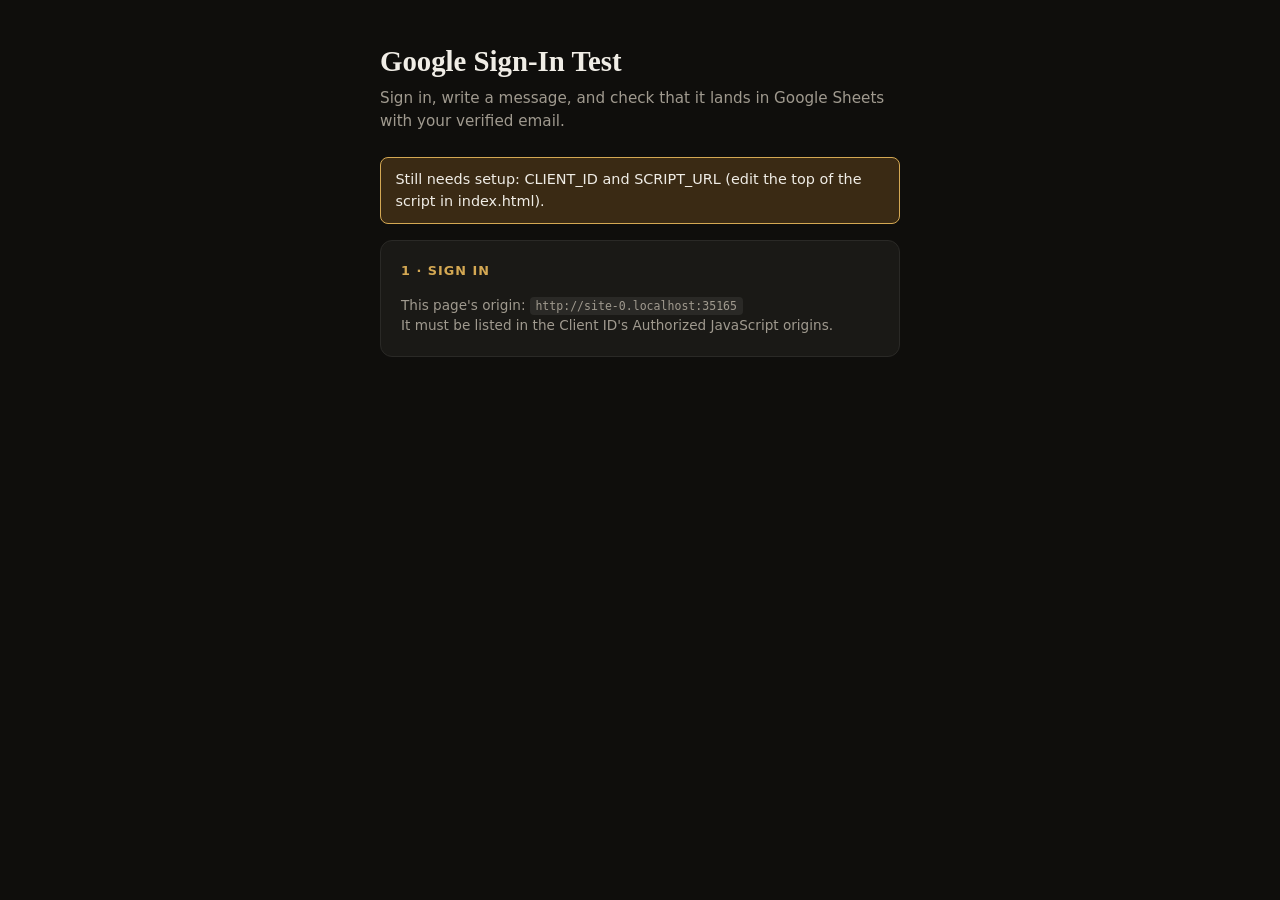
<file: projects/test/yt.html>
<!DOCTYPE html>
<html lang="en">
<head>
<meta charset="utf-8">
<meta name="viewport" content="width=device-width, initial-scale=1">
<title>Google Sign-In Test</title>
<script src="https://accounts.google.com/gsi/client" async defer></script>
<style>
  :root { --bg:#0f0e0c; --bg2:#1a1916; --surf:#2a2926; --txt:#f0ede6; --txt2:#a09a8f; --acc:#d4a853; --ok:#6fcf97; --err:#eb5757; }
  * { box-sizing: border-box; }
  body { margin:0; background:var(--bg); color:var(--txt); font-family:system-ui,-apple-system,"Segoe UI",sans-serif; line-height:1.5; }
  main { max-width:560px; margin:0 auto; padding:2.5rem 1.25rem; }
  h1 { font-family:Georgia,serif; font-size:1.8rem; margin:0 0 .25rem; }
  .sub { color:var(--txt2); margin:0 0 1.5rem; font-size:.95rem; }
  .card { background:var(--bg2); border:1px solid var(--surf); border-radius:12px; padding:1.25rem; margin-bottom:1rem; }
  .card h2 { font-size:.8rem; letter-spacing:.08em; text-transform:uppercase; color:var(--acc); margin:0 0 .9rem; }
  .who { display:flex; align-items:center; gap:.75rem; }
  .who img { width:44px; height:44px; border-radius:50%; background:var(--surf); }
  .who b { display:block; }
  .who span { color:var(--txt2); font-size:.9rem; }
  textarea { width:100%; min-height:110px; background:var(--bg); color:var(--txt); border:1px solid var(--surf); border-radius:8px; padding:.7rem; font:inherit; resize:vertical; }
  textarea:focus { outline:2px solid var(--acc); border-color:transparent; }
  button { margin-top:.75rem; background:var(--acc); color:#1a1916; border:0; border-radius:8px; padding:.7rem 1.2rem; font:inherit; font-weight:600; cursor:pointer; }
  button:disabled { opacity:.5; cursor:wait; }
  button.ghost { background:transparent; color:var(--txt2); border:1px solid var(--surf); margin-left:.5rem; }
  #status { margin-top:.9rem; font-size:.92rem; min-height:1.4em; word-break:break-word; }
  .ok { color:var(--ok); } .err { color:var(--err); }
  .warn { background:#3a2a14; border:1px solid var(--acc); color:var(--txt); border-radius:8px; padding:.7rem .9rem; font-size:.9rem; margin-bottom:1rem; }
  code { background:var(--surf); padding:.1rem .35rem; border-radius:4px; font-size:.85em; }
  [hidden] { display:none !important; }
</style>
</head>
<body>
<main>
  <h1>Google Sign-In Test</h1>
  <p class="sub">Sign in, write a message, and check that it lands in Google Sheets with your verified email.</p>

  <div id="configWarn" class="warn" hidden></div>

  <div class="card" id="stepSignin">
    <h2>1 · Sign in</h2>
    <div id="gbtn"></div>
    <p class="sub" style="margin:.9rem 0 0;font-size:.85rem">This page's origin: <code id="origin"></code><br>It must be listed in the Client ID's Authorized JavaScript origins.</p>
  </div>

  <div class="card" id="stepMessage" hidden>
    <h2>2 · Write a message</h2>
    <div class="who">
      <img id="pic" alt="" referrerpolicy="no-referrer">
      <div><b id="name"></b><span id="email"></span></div>
    </div>
    <textarea id="msg" maxlength="1000" placeholder="Write a test review..." style="margin-top:1rem"></textarea>
    <button id="send">Send to Google Sheets</button>
    <button id="signout" class="ghost">Sign out</button>
    <div id="status"></div>
  </div>
</main>

<script>
(function () {
  // ======== PASTE YOUR VALUES HERE ========
  var CLIENT_ID  = "PASTE_YOUR_CLIENT_ID.apps.googleusercontent.com";
  var SCRIPT_URL = "PASTE_YOUR_APPS_SCRIPT_/exec_URL";
  // ========================================

  var idToken = null;
  var $ = function (id) { return document.getElementById(id); };

  $("origin").textContent = location.origin;

  var missing = [];
  if (CLIENT_ID.indexOf("PASTE_") === 0) missing.push("CLIENT_ID");
  if (SCRIPT_URL.indexOf("PASTE_") === 0) missing.push("SCRIPT_URL");
  if (missing.length) {
    $("configWarn").hidden = false;
    $("configWarn").textContent = "Still needs setup: " + missing.join(" and ") + " (edit the top of the script in index.html).";
  }

  function parseJwt(token) {
    var b64 = token.split(".")[1].replace(/-/g, "+").replace(/_/g, "/");
    var json = decodeURIComponent(atob(b64).split("").map(function (c) {
      return "%" + ("00" + c.charCodeAt(0).toString(16)).slice(-2);
    }).join(""));
    return JSON.parse(json);
  }

  function setStatus(text, cls) {
    var s = $("status");
    s.textContent = text;
    s.className = cls || "";
  }

  function onCredential(resp) {
    idToken = resp.credential;
    // Display only. The server re-verifies the token itself.
    var p = parseJwt(idToken);
    $("name").textContent = p.name || "";
    $("email").textContent = p.email || "";
    $("pic").src = p.picture || "";
    $("stepSignin").hidden = true;
    $("stepMessage").hidden = false;
    setStatus("");
  }

  function init() {
    if (!window.google || !google.accounts) {
      setTimeout(init, 200);
      return;
    }
    google.accounts.id.initialize({ client_id: CLIENT_ID, callback: onCredential });
    google.accounts.id.renderButton($("gbtn"), { theme: "filled_black", size: "large", text: "signin_with" });
  }
  window.addEventListener("load", init);

  $("signout").addEventListener("click", function () {
    if (window.google && google.accounts) google.accounts.id.disableAutoSelect();
    idToken = null;
    $("stepMessage").hidden = true;
    $("stepSignin").hidden = false;
  });

  $("send").addEventListener("click", function () {
    var message = $("msg").value.trim();
    if (!idToken) { setStatus("Please sign in first.", "err"); return; }
    if (!message) { setStatus("Write a message first.", "err"); return; }

    var btn = $("send");
    btn.disabled = true;
    setStatus("Sending...");

    // No custom headers, so the browser sends a "simple" request (no CORS preflight),
    // which is what Apps Script web apps need.
    fetch(SCRIPT_URL, {
      method: "POST",
      body: JSON.stringify({ token: idToken, message: message })
    })
      .then(function (r) { return r.json(); })
      .then(function (data) {
        if (data.ok) {
          setStatus("Saved. Verified email " + data.email + " written to row " + data.row + " of the \"" + data.sheet + "\" sheet.", "ok");
          $("msg").value = "";
        } else {
          setStatus("Server said: " + data.error, "err");
        }
      })
      .catch(function (e) {
        setStatus("Request failed: " + e.message + " (check SCRIPT_URL and that the deployment access is \"Anyone\").", "err");
      })
      .finally(function () { btn.disabled = false; });
  });
})();
</script>
</body>
</html>
</file>
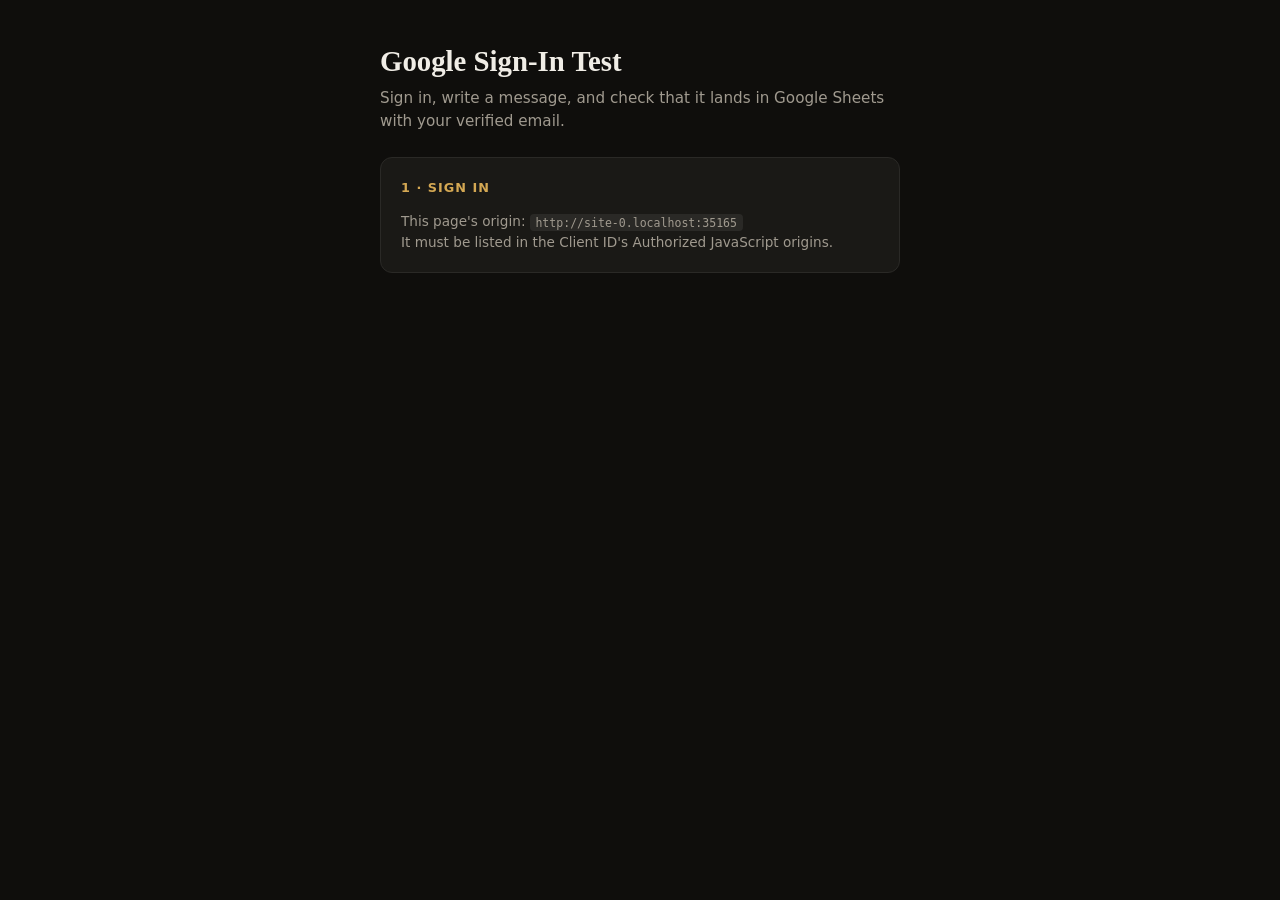
<file: projects/ytd/signin-test.html>
<!DOCTYPE html>
<html lang="en">
<head>
<meta charset="utf-8">
<meta name="viewport" content="width=device-width, initial-scale=1">
<title>Google Sign-In Test</title>
<script src="https://accounts.google.com/gsi/client" async defer></script>
<style>
  :root { --bg:#0f0e0c; --bg2:#1a1916; --surf:#2a2926; --txt:#f0ede6; --txt2:#a09a8f; --acc:#d4a853; --ok:#6fcf97; --err:#eb5757; }
  * { box-sizing: border-box; }
  body { margin:0; background:var(--bg); color:var(--txt); font-family:system-ui,-apple-system,"Segoe UI",sans-serif; line-height:1.5; }
  main { max-width:560px; margin:0 auto; padding:2.5rem 1.25rem; }
  h1 { font-family:Georgia,serif; font-size:1.8rem; margin:0 0 .25rem; }
  .sub { color:var(--txt2); margin:0 0 1.5rem; font-size:.95rem; }
  .card { background:var(--bg2); border:1px solid var(--surf); border-radius:12px; padding:1.25rem; margin-bottom:1rem; }
  .card h2 { font-size:.8rem; letter-spacing:.08em; text-transform:uppercase; color:var(--acc); margin:0 0 .9rem; }
  .who { display:flex; align-items:center; gap:.75rem; }
  .who img { width:44px; height:44px; border-radius:50%; background:var(--surf); }
  .who b { display:block; }
  .who span { color:var(--txt2); font-size:.9rem; }
  textarea { width:100%; min-height:110px; background:var(--bg); color:var(--txt); border:1px solid var(--surf); border-radius:8px; padding:.7rem; font:inherit; resize:vertical; }
  textarea:focus { outline:2px solid var(--acc); border-color:transparent; }
  button { margin-top:.75rem; background:var(--acc); color:#1a1916; border:0; border-radius:8px; padding:.7rem 1.2rem; font:inherit; font-weight:600; cursor:pointer; }
  button:disabled { opacity:.5; cursor:wait; }
  button.ghost { background:transparent; color:var(--txt2); border:1px solid var(--surf); margin-left:.5rem; }
  #status { margin-top:.9rem; font-size:.92rem; min-height:1.4em; word-break:break-word; }
  .ok { color:var(--ok); } .err { color:var(--err); }
  .warn { background:#3a2a14; border:1px solid var(--acc); color:var(--txt); border-radius:8px; padding:.7rem .9rem; font-size:.9rem; margin-bottom:1rem; }
  code { background:var(--surf); padding:.1rem .35rem; border-radius:4px; font-size:.85em; }
  [hidden] { display:none !important; }
</style>
</head>
<body>
<main>
  <h1>Google Sign-In Test</h1>
  <p class="sub">Sign in, write a message, and check that it lands in Google Sheets with your verified email.</p>

  <div id="configWarn" class="warn" hidden></div>

  <div class="card" id="stepSignin">
    <h2>1 · Sign in</h2>
    <div id="gbtn"></div>
    <p class="sub" style="margin:.9rem 0 0;font-size:.85rem">This page's origin: <code id="origin"></code><br>It must be listed in the Client ID's Authorized JavaScript origins.</p>
  </div>

  <div class="card" id="stepMessage" hidden>
    <h2>2 · Write a message</h2>
    <div class="who">
      <img id="pic" alt="" referrerpolicy="no-referrer">
      <div><b id="name"></b><span id="email"></span></div>
    </div>
    <textarea id="msg" maxlength="1000" placeholder="Write a test review..." style="margin-top:1rem"></textarea>
    <button id="send">Send to Google Sheets</button>
    <button id="signout" class="ghost">Sign out</button>
    <div id="status"></div>
  </div>
</main>

<script>
(function () {
  // ======== PASTE YOUR VALUES HERE ========
  var CLIENT_ID  = "https://script.google.com/macros/s/AKfycbwbgUjjL8S5Q3nXfRO57tR2IKaxoSgYATYykiLvfup2biN4NO_9eeE9V9bhwMXqNf8S/exec";
  var SCRIPT_URL = "583545653555-qc48sfb9402lbn94sd686mrdipddb2kk.apps.googleusercontent.com";
  // ========================================

  var idToken = null;
  var $ = function (id) { return document.getElementById(id); };

  $("origin").textContent = location.origin;

  var missing = [];
  if (CLIENT_ID.indexOf("PASTE_") === 0) missing.push("CLIENT_ID");
  if (SCRIPT_URL.indexOf("PASTE_") === 0) missing.push("SCRIPT_URL");
  if (missing.length) {
    $("configWarn").hidden = false;
    $("configWarn").textContent = "Still needs setup: " + missing.join(" and ") + " (edit the top of the script in this file).";
  }

  function parseJwt(token) {
    var b64 = token.split(".")[1].replace(/-/g, "+").replace(/_/g, "/");
    var json = decodeURIComponent(atob(b64).split("").map(function (c) {
      return "%" + ("00" + c.charCodeAt(0).toString(16)).slice(-2);
    }).join(""));
    return JSON.parse(json);
  }

  function setStatus(text, cls) {
    var s = $("status");
    s.textContent = text;
    s.className = cls || "";
  }

  function onCredential(resp) {
    idToken = resp.credential;
    // Display only. The server re-verifies the token itself.
    var p = parseJwt(idToken);
    $("name").textContent = p.name || "";
    $("email").textContent = p.email || "";
    $("pic").src = p.picture || "";
    $("stepSignin").hidden = true;
    $("stepMessage").hidden = false;
    setStatus("");
  }

  function init() {
    if (!window.google || !google.accounts) {
      setTimeout(init, 200);
      return;
    }
    google.accounts.id.initialize({ client_id: CLIENT_ID, callback: onCredential });
    google.accounts.id.renderButton($("gbtn"), { theme: "filled_black", size: "large", text: "signin_with" });
  }
  window.addEventListener("load", init);

  $("signout").addEventListener("click", function () {
    if (window.google && google.accounts) google.accounts.id.disableAutoSelect();
    idToken = null;
    $("stepMessage").hidden = true;
    $("stepSignin").hidden = false;
  });

  $("send").addEventListener("click", function () {
    var message = $("msg").value.trim();
    if (!idToken) { setStatus("Please sign in first.", "err"); return; }
    if (!message) { setStatus("Write a message first.", "err"); return; }

    var btn = $("send");
    btn.disabled = true;
    setStatus("Sending...");

    // No custom headers, so the browser sends a "simple" request (no CORS preflight),
    // which is what Apps Script web apps need.
    fetch(SCRIPT_URL, {
      method: "POST",
      body: JSON.stringify({ token: idToken, message: message })
    })
      .then(function (r) { return r.json(); })
      .then(function (data) {
        if (data.ok) {
          setStatus("Saved. Verified email " + data.email + " written to row " + data.row + " of the \"" + data.sheet + "\" sheet.", "ok");
          $("msg").value = "";
        } else {
          setStatus("Server said: " + data.error, "err");
        }
      })
      .catch(function (e) {
        setStatus("Request failed: " + e.message + " (check SCRIPT_URL and that the deployment access is \"Anyone\").", "err");
      })
      .finally(function () { btn.disabled = false; });
  });
})();
</script>
</body>
</html>
</file>
